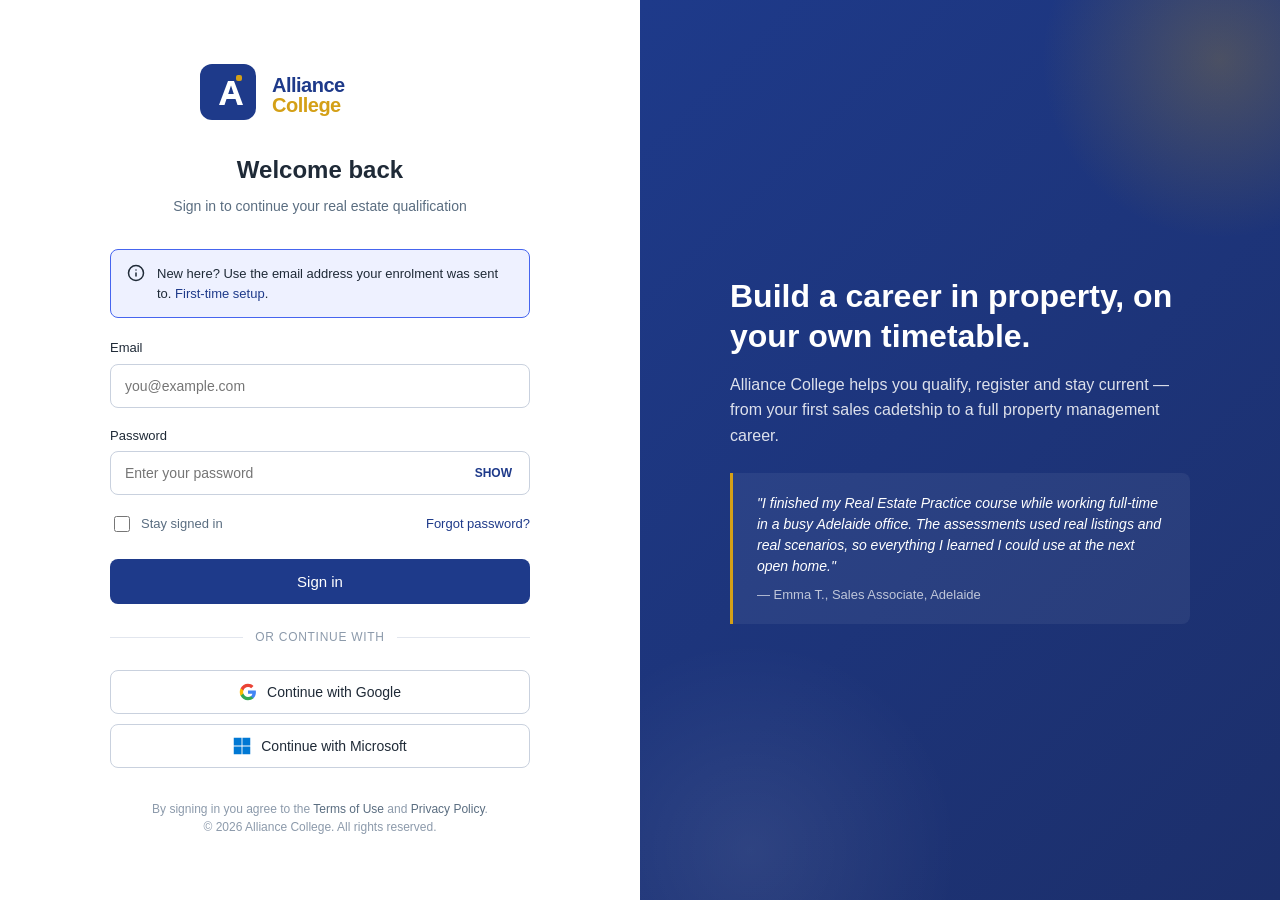
<file: index.html>
<!DOCTYPE html>
<html lang="en">
<head>
  <meta charset="utf-8" />
  <meta name="viewport" content="width=device-width, initial-scale=1.0" />
  <title>Alliance College — Sign in</title>
  <link rel="icon" type="image/svg+xml" href="assets/img/logo-mark.svg" />
  <link rel="stylesheet" href="assets/css/styles.css" />
</head>
<body>
  <main class="login-shell">
    <section class="left-panel">
      <div class="login-box-container">
        <div class="login-logo">
          <img src="assets/img/logo.svg" alt="Alliance College" />
        </div>
        <h1 class="login-title">Welcome back</h1>
        <p class="login-subtitle">Sign in to continue your real estate qualification</p>

        <div class="login-notice" role="status">
          <span class="icon" aria-hidden="true">
            <svg width="18" height="18" viewBox="0 0 24 24" fill="none" stroke="currentColor" stroke-width="2" stroke-linecap="round" stroke-linejoin="round"><circle cx="12" cy="12" r="10"/><line x1="12" y1="16" x2="12" y2="12"/><line x1="12" y1="8" x2="12.01" y2="8"/></svg>
          </span>
          <div>New here? Use the email address your enrolment was sent to. <a href="#" id="firstTimeLink">First-time setup</a>.</div>
        </div>

        <form id="loginForm" novalidate>
          <div class="field-group">
            <label class="field-label" for="email">Email</label>
            <input class="field-input" type="email" id="email" name="email" placeholder="you@example.com" autocomplete="username" required />
          </div>
          <div class="field-group">
            <label class="field-label" for="password">Password</label>
            <div class="password-field">
              <input class="field-input" type="password" id="password" name="password" placeholder="Enter your password" autocomplete="current-password" required />
              <span class="show-password" id="togglePassword" role="button" tabindex="0" aria-label="Show password">SHOW</span>
            </div>
          </div>

          <div class="stay-signed-in-row">
            <label>
              <input type="checkbox" id="stay" />
              <span>Stay signed in</span>
            </label>
            <a class="forgot-link" href="#">Forgot password?</a>
          </div>

          <button class="btn btn-primary btn-lg btn-block" type="submit">Sign in</button>

          <div class="or-divider">or continue with</div>

          <button class="idp-button" type="button">
            <svg viewBox="0 0 24 24" width="18" height="18" aria-hidden="true"><path fill="#4285F4" d="M22.56 12.25c0-.78-.07-1.53-.2-2.25H12v4.26h5.92c-.26 1.37-1.04 2.53-2.21 3.31v2.77h3.57c2.08-1.92 3.28-4.74 3.28-8.09z"/><path fill="#34A853" d="M12 23c2.97 0 5.46-.98 7.28-2.66l-3.57-2.77c-.98.66-2.23 1.06-3.71 1.06-2.86 0-5.29-1.93-6.16-4.53H2.18v2.84C3.99 20.53 7.7 23 12 23z"/><path fill="#FBBC05" d="M5.84 14.1c-.22-.66-.35-1.36-.35-2.1s.13-1.44.35-2.1V7.07H2.18C1.43 8.55 1 10.22 1 12s.43 3.45 1.18 4.93l3.66-2.83z"/><path fill="#EA4335" d="M12 5.38c1.62 0 3.06.56 4.21 1.64l3.15-3.15C17.45 2.09 14.97 1 12 1 7.7 1 3.99 3.47 2.18 7.07l3.66 2.84C6.71 7.31 9.14 5.38 12 5.38z"/></svg>
            <span>Continue with Google</span>
          </button>
          <button class="idp-button" type="button">
            <svg viewBox="0 0 24 24" width="18" height="18" aria-hidden="true"><path fill="#0078D4" d="M11.4 11.4H1V1h10.4v10.4zM23 11.4H12.6V1H23v10.4zM11.4 23H1V12.6h10.4V23zM23 23H12.6V12.6H23V23z"/></svg>
            <span>Continue with Microsoft</span>
          </button>
        </form>

        <div class="login-footer">
          By signing in you agree to the
          <a href="#">Terms of Use</a> and <a href="#">Privacy Policy</a>.<br />
          &copy; <span id="year"></span> Alliance College. All rights reserved.
        </div>
      </div>
    </section>

    <section class="right-panel" aria-hidden="true">
      <div class="right-panel-content">
        <h2>Build a career in property, on your own timetable.</h2>
        <p>Alliance College helps you qualify, register and stay current — from your first sales cadetship to a full property management career.</p>
        <div class="right-panel-quote">
          "I finished my Real Estate Practice course while working full-time in a busy Adelaide office. The assessments used real listings and real scenarios, so everything I learned I could use at the next open home."
          <span class="author">— Emma T., Sales Associate, Adelaide</span>
        </div>
      </div>
    </section>
  </main>

  <script src="assets/js/app.js"></script>
</body>
</html>
</file>
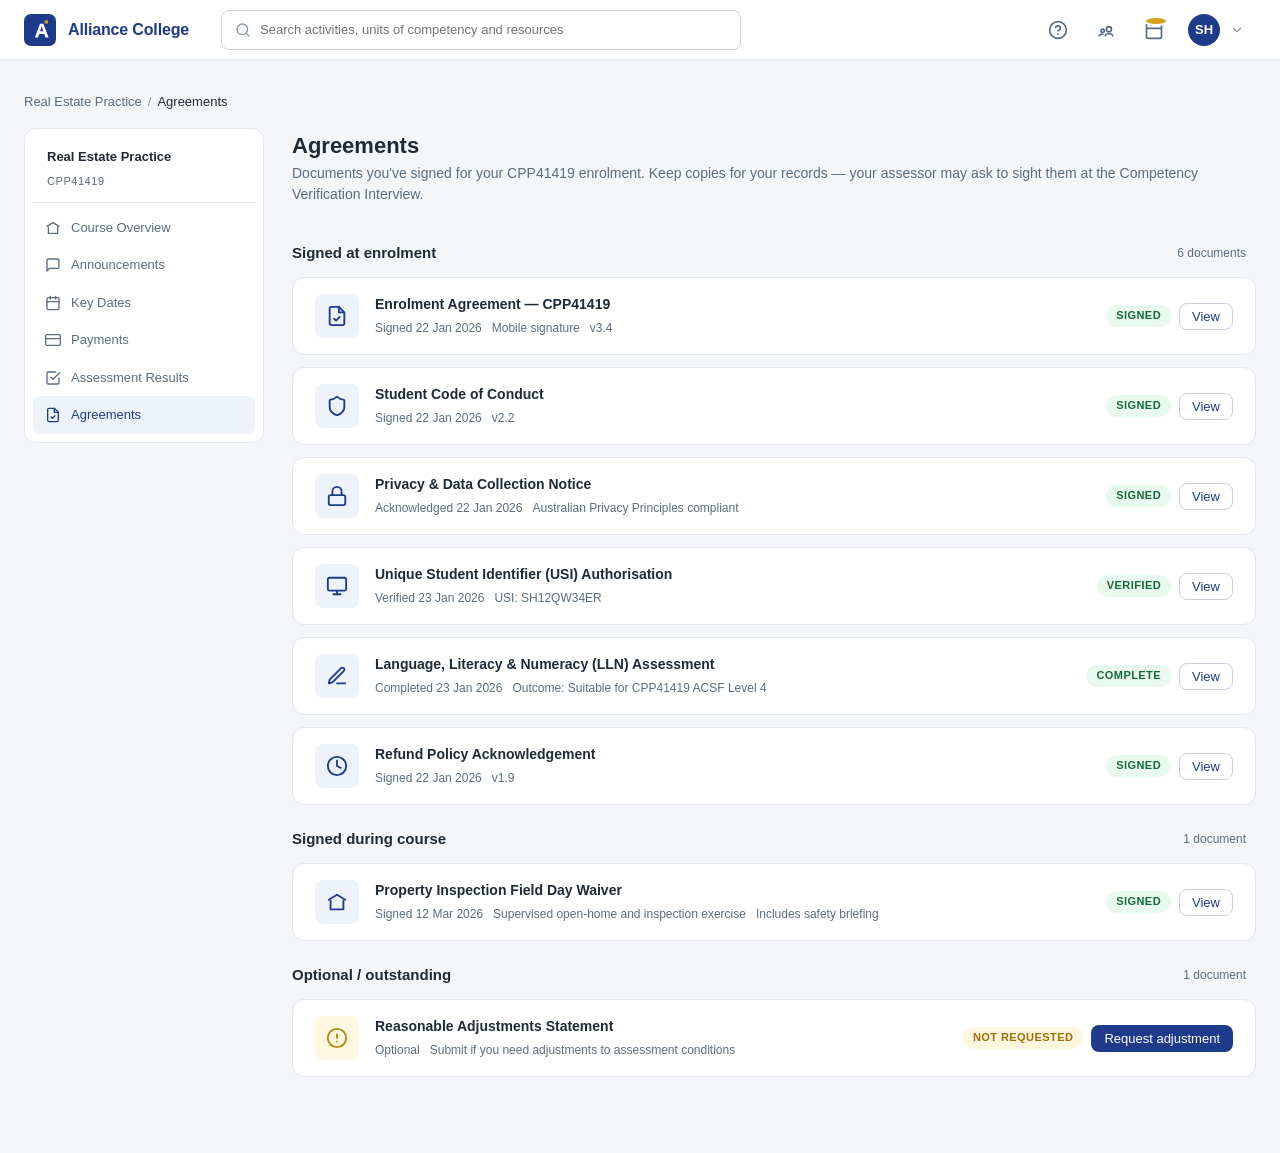
<file: agreements.html>
<!DOCTYPE html>
<html lang="en">
<head>
  <meta charset="utf-8" />
  <meta name="viewport" content="width=device-width, initial-scale=1.0" />
  <title>Agreements — Real Estate Practice — Alliance College</title>
  <link rel="icon" type="image/svg+xml" href="assets/img/logo-mark.svg" />
  <link rel="stylesheet" href="assets/css/styles.css" />
</head>
<body data-active-nav="agreements">
  <div class="app-shell">
    <header class="top-nav">
      <a class="top-nav-logo" href="dashboard.html">
        <img src="assets/img/logo-mark.svg" alt="Alliance College" />
        <span class="name">Alliance College</span>
      </a>
      <div class="top-nav-search" style="flex:1;max-width:520px;margin-left:32px;position:relative;">
        <svg style="position:absolute;left:14px;top:50%;transform:translateY(-50%);color:var(--ac-text-light);pointer-events:none" width="16" height="16" viewBox="0 0 24 24" fill="none" stroke="currentColor" stroke-width="2" stroke-linecap="round" stroke-linejoin="round"><circle cx="11" cy="11" r="8"/><line x1="21" y1="21" x2="16.65" y2="16.65"/></svg>
        <input type="search" placeholder="Search activities, units of competency and resources" style="width:100%;height:40px;padding:0 14px 0 38px;border:1px solid var(--ac-border-strong);border-radius:var(--ac-radius);background:#fff;font-size:13px;color:var(--ac-text);" />
      </div>
      <div class="top-nav-right">
        <button class="icon-btn" aria-label="Help"><svg width="20" height="20" viewBox="0 0 24 24" fill="none" stroke="currentColor" stroke-width="2" stroke-linecap="round" stroke-linejoin="round"><circle cx="12" cy="12" r="10"/><path d="M9.09 9a3 3 0 0 1 5.83 1c0 2-3 3-3 3"/><line x1="12" y1="17" x2="12.01" y2="17"/></svg></button>
        <button class="icon-btn" aria-label="Agreements"><svg width="20" height="20" viewBox="0 0 24 24" fill="none" stroke="currentColor" stroke-width="2" stroke-linecap="round" stroke-linejoin="round"><path d="M20 19c0-1.5-2.5-2.7-4.5-2.7s-4.5 1.2-4.5 2.7M4 19c0-1 1.5-2 4-2"/><circle cx="15.5" cy="11" r="3"/><circle cx="8" cy="13" r="2"/></svg></button>
        <button class="icon-btn" aria-label="Calendar"><svg width="20" height="20" viewBox="0 0 24 24" fill="none" stroke="currentColor" stroke-width="2" stroke-linecap="round" stroke-linejoin="round"><rect x="3" y="4" width="18" height="18" rx="2" ry="2"/><line x1="16" y1="2" x2="16" y2="6"/><line x1="8" y1="2" x2="8" y2="6"/><line x1="3" y1="10" x2="21" y2="10"/></svg><span class="badge"></span></button>
        <div class="user-menu" id="userMenu" role="button" tabindex="0" aria-haspopup="true" aria-expanded="false">
          <span class="avatar">SH</span>
          <svg class="chev" width="14" height="14" viewBox="0 0 24 24" fill="none" stroke="currentColor" stroke-width="2" stroke-linecap="round" stroke-linejoin="round"><polyline points="6 9 12 15 18 9"/></svg>
          <div class="user-dropdown" id="userDropdown">
            <div class="header"><span class="name">Sophie Hartley</span><span class="email">sophie.hartley@gmail.com</span></div>
            <a href="#">My profile</a>
            <a href="#">Account settings</a>
            <a href="#">Help &amp; support</a>
            <div class="divider"></div>
            <button id="logoutBtn">Sign out</button>
          </div>
        </div>
      </div>
    </header>

    <main class="app-main">
      <div class="container">
        <nav class="breadcrumb" aria-label="Breadcrumb">
          <a href="course.html">Real Estate Practice</a>
          <span class="sep">/</span>
          <span class="current">Agreements</span>
        </nav>

        <div class="course-layout">
          <aside class="course-sidebar">
            <h4>Real Estate Practice</h4>
            <p class="course-sub">CPP41419</p>
            <nav aria-label="Course menu">
              <a href="course.html"><svg width="16" height="16" viewBox="0 0 24 24" fill="none" stroke="currentColor" stroke-width="2" stroke-linecap="round" stroke-linejoin="round"><path d="M3 9.5L12 4l9 5.5"/><path d="M5 10.5V20h14V10.5"/></svg>Course Overview</a>
              <a href="announcements.html"><svg width="16" height="16" viewBox="0 0 24 24" fill="none" stroke="currentColor" stroke-width="2" stroke-linecap="round" stroke-linejoin="round"><path d="M21 15a2 2 0 0 1-2 2H7l-4 4V5a2 2 0 0 1 2-2h14a2 2 0 0 1 2 2z"/></svg>Announcements</a>
              <a href="key-dates.html"><svg width="16" height="16" viewBox="0 0 24 24" fill="none" stroke="currentColor" stroke-width="2" stroke-linecap="round" stroke-linejoin="round"><rect x="3" y="4" width="18" height="18" rx="2"/><path d="M16 2v4M8 2v4M3 10h18"/></svg>Key Dates</a>
              <a href="payments.html"><svg width="16" height="16" viewBox="0 0 24 24" fill="none" stroke="currentColor" stroke-width="2" stroke-linecap="round" stroke-linejoin="round"><rect x="1" y="4" width="22" height="16" rx="2"/><line x1="1" y1="10" x2="23" y2="10"/></svg>Payments</a>
              <a href="results.html"><svg width="16" height="16" viewBox="0 0 24 24" fill="none" stroke="currentColor" stroke-width="2" stroke-linecap="round" stroke-linejoin="round"><polyline points="9 11 12 14 22 4"/><path d="M21 12v7a2 2 0 0 1-2 2H5a2 2 0 0 1-2-2V5a2 2 0 0 1 2-2h11"/></svg>Assessment Results</a>
              <a href="agreements.html" class="active"><svg width="16" height="16" viewBox="0 0 24 24" fill="none" stroke="currentColor" stroke-width="2" stroke-linecap="round" stroke-linejoin="round"><path d="M14 2H6a2 2 0 0 0-2 2v16a2 2 0 0 0 2 2h12a2 2 0 0 0 2-2V8z"/><polyline points="14 2 14 8 20 8"/><path d="M9 15l2 2 4-4"/></svg>Agreements</a>
            </nav>
          </aside>

          <section class="course-content">
            <div class="page-head">
              <div>
                <h1>Agreements</h1>
                <p class="subtitle">Documents you've signed for your CPP41419 enrolment. Keep copies for your records — your assessor may ask to sight them at the Competency Verification Interview.</p>
              </div>
            </div>

            <div class="list-section-head">
              <h3>Signed at enrolment</h3>
              <span class="count">6 documents</span>
            </div>

            <article class="agreement-card">
              <span class="doc-icon"><svg width="22" height="22" viewBox="0 0 24 24" fill="none" stroke="currentColor" stroke-width="2" stroke-linecap="round" stroke-linejoin="round"><path d="M14 2H6a2 2 0 0 0-2 2v16a2 2 0 0 0 2 2h12a2 2 0 0 0 2-2V8z"/><polyline points="14 2 14 8 20 8"/><path d="M9 15l2 2 4-4"/></svg></span>
              <div class="doc-body">
                <h3>Enrolment Agreement — CPP41419</h3>
                <div class="doc-meta"><span>Signed 22 Jan 2026</span><span>Mobile signature</span><span>v3.4</span></div>
              </div>
              <div class="doc-actions"><span class="badge badge-success">Signed</span><a class="btn btn-secondary btn-sm" href="#">View</a></div>
            </article>

            <article class="agreement-card">
              <span class="doc-icon"><svg width="22" height="22" viewBox="0 0 24 24" fill="none" stroke="currentColor" stroke-width="2" stroke-linecap="round" stroke-linejoin="round"><path d="M20 13c0 5-3.5 7.5-7.66 8.95a1 1 0 0 1-.67-.01C7.5 20.5 4 18 4 13V6a1 1 0 0 1 1-1c2 0 4.5-1.2 6.24-2.72a1.17 1.17 0 0 1 1.52 0C14.5 3.8 17 5 19 5a1 1 0 0 1 1 1z"/></svg></span>
              <div class="doc-body">
                <h3>Student Code of Conduct</h3>
                <div class="doc-meta"><span>Signed 22 Jan 2026</span><span>v2.2</span></div>
              </div>
              <div class="doc-actions"><span class="badge badge-success">Signed</span><a class="btn btn-secondary btn-sm" href="#">View</a></div>
            </article>

            <article class="agreement-card">
              <span class="doc-icon"><svg width="22" height="22" viewBox="0 0 24 24" fill="none" stroke="currentColor" stroke-width="2" stroke-linecap="round" stroke-linejoin="round"><rect x="3" y="11" width="18" height="11" rx="2" ry="2"/><path d="M7 11V7a5 5 0 0 1 10 0v4"/></svg></span>
              <div class="doc-body">
                <h3>Privacy &amp; Data Collection Notice</h3>
                <div class="doc-meta"><span>Acknowledged 22 Jan 2026</span><span>Australian Privacy Principles compliant</span></div>
              </div>
              <div class="doc-actions"><span class="badge badge-success">Signed</span><a class="btn btn-secondary btn-sm" href="#">View</a></div>
            </article>

            <article class="agreement-card">
              <span class="doc-icon"><svg width="22" height="22" viewBox="0 0 24 24" fill="none" stroke="currentColor" stroke-width="2" stroke-linecap="round" stroke-linejoin="round"><rect x="2" y="3" width="20" height="14" rx="2" ry="2"/><line x1="8" y1="21" x2="16" y2="21"/><line x1="12" y1="17" x2="12" y2="21"/></svg></span>
              <div class="doc-body">
                <h3>Unique Student Identifier (USI) Authorisation</h3>
                <div class="doc-meta"><span>Verified 23 Jan 2026</span><span>USI: SH12QW34ER</span></div>
              </div>
              <div class="doc-actions"><span class="badge badge-success">Verified</span><a class="btn btn-secondary btn-sm" href="#">View</a></div>
            </article>

            <article class="agreement-card">
              <span class="doc-icon"><svg width="22" height="22" viewBox="0 0 24 24" fill="none" stroke="currentColor" stroke-width="2" stroke-linecap="round" stroke-linejoin="round"><path d="M12 20h9"/><path d="M16.5 3.5a2.121 2.121 0 0 1 3 3L7 19l-4 1 1-4L16.5 3.5z"/></svg></span>
              <div class="doc-body">
                <h3>Language, Literacy &amp; Numeracy (LLN) Assessment</h3>
                <div class="doc-meta"><span>Completed 23 Jan 2026</span><span>Outcome: Suitable for CPP41419 ACSF Level 4</span></div>
              </div>
              <div class="doc-actions"><span class="badge badge-success">Complete</span><a class="btn btn-secondary btn-sm" href="#">View</a></div>
            </article>

            <article class="agreement-card">
              <span class="doc-icon"><svg width="22" height="22" viewBox="0 0 24 24" fill="none" stroke="currentColor" stroke-width="2" stroke-linecap="round" stroke-linejoin="round"><circle cx="12" cy="12" r="10"/><polyline points="12 6 12 12 16 14"/></svg></span>
              <div class="doc-body">
                <h3>Refund Policy Acknowledgement</h3>
                <div class="doc-meta"><span>Signed 22 Jan 2026</span><span>v1.9</span></div>
              </div>
              <div class="doc-actions"><span class="badge badge-success">Signed</span><a class="btn btn-secondary btn-sm" href="#">View</a></div>
            </article>

            <div class="list-section-head">
              <h3>Signed during course</h3>
              <span class="count">1 document</span>
            </div>

            <article class="agreement-card">
              <span class="doc-icon"><svg width="22" height="22" viewBox="0 0 24 24" fill="none" stroke="currentColor" stroke-width="2" stroke-linecap="round" stroke-linejoin="round"><path d="M3 9.5L12 4l9 5.5"/><path d="M5 10.5V20h14V10.5"/></svg></span>
              <div class="doc-body">
                <h3>Property Inspection Field Day Waiver</h3>
                <div class="doc-meta"><span>Signed 12 Mar 2026</span><span>Supervised open-home and inspection exercise</span><span>Includes safety briefing</span></div>
              </div>
              <div class="doc-actions"><span class="badge badge-success">Signed</span><a class="btn btn-secondary btn-sm" href="#">View</a></div>
            </article>

            <div class="list-section-head">
              <h3>Optional / outstanding</h3>
              <span class="count">1 document</span>
            </div>

            <article class="agreement-card pending">
              <span class="doc-icon"><svg width="22" height="22" viewBox="0 0 24 24" fill="none" stroke="currentColor" stroke-width="2" stroke-linecap="round" stroke-linejoin="round"><circle cx="12" cy="12" r="10"/><line x1="12" y1="8" x2="12" y2="12"/><line x1="12" y1="16" x2="12.01" y2="16"/></svg></span>
              <div class="doc-body">
                <h3>Reasonable Adjustments Statement</h3>
                <div class="doc-meta"><span>Optional</span><span>Submit if you need adjustments to assessment conditions</span></div>
              </div>
              <div class="doc-actions"><span class="badge badge-warn">Not requested</span><a class="btn btn-primary btn-sm" href="#">Request adjustment</a></div>
            </article>
          </section>
        </div>
      </div>
    </main>
  </div>
  <script src="assets/js/app.js"></script>
</body>
</html>
</file>
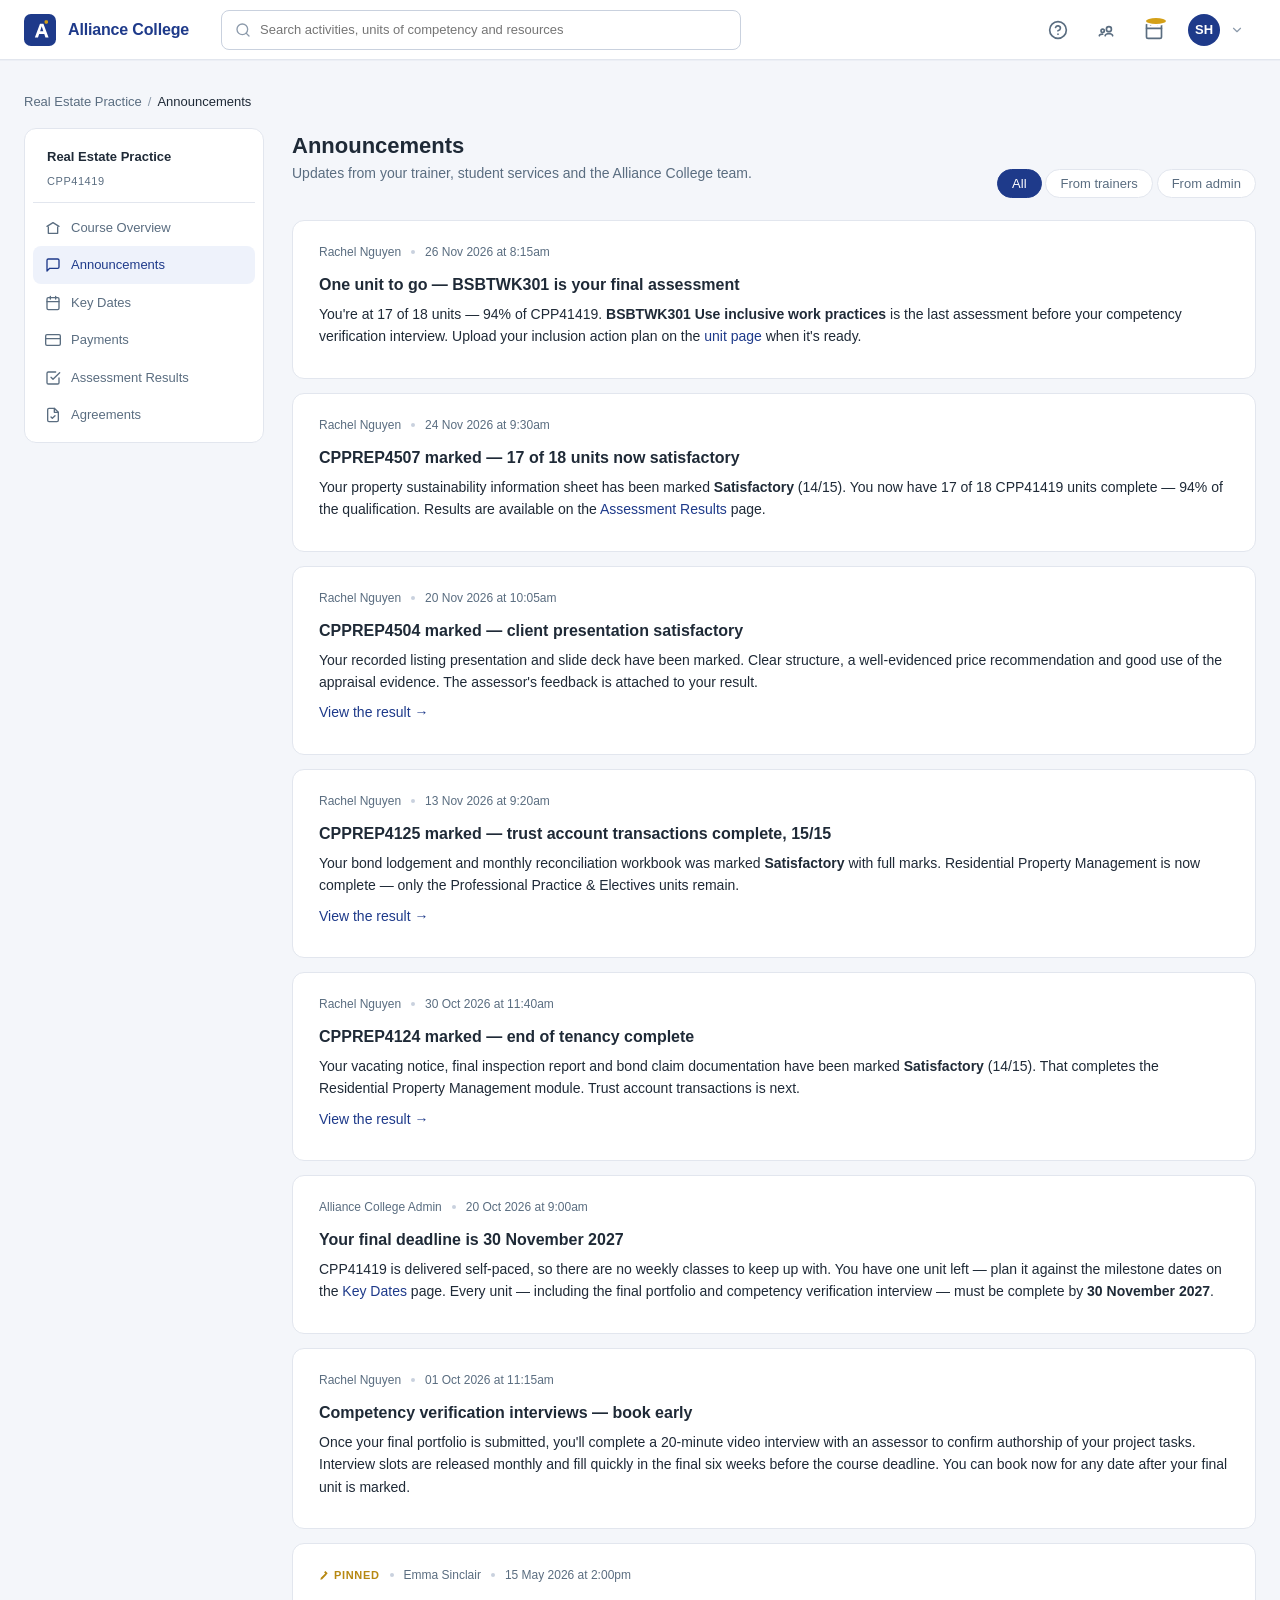
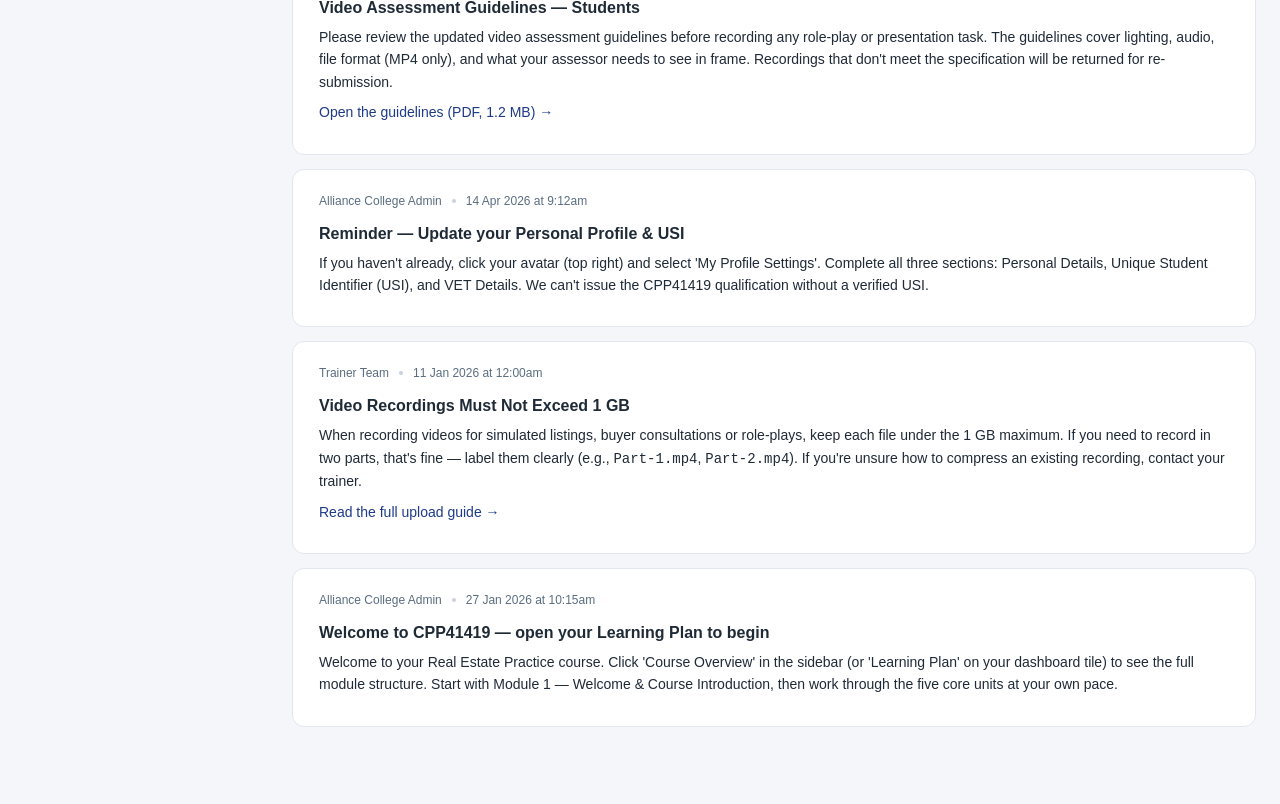
<file: announcements.html>
<!DOCTYPE html>
<html lang="en">
<head>
  <meta charset="utf-8" />
  <meta name="viewport" content="width=device-width, initial-scale=1.0" />
  <title>Announcements — Real Estate Practice — Alliance College</title>
  <link rel="icon" type="image/svg+xml" href="assets/img/logo-mark.svg" />
  <link rel="stylesheet" href="assets/css/styles.css" />
</head>
<body data-active-nav="announcements">
  <div class="app-shell">
    <header class="top-nav">
      <a class="top-nav-logo" href="dashboard.html">
        <img src="assets/img/logo-mark.svg" alt="Alliance College" />
        <span class="name">Alliance College</span>
      </a>
      <div class="top-nav-search" style="flex:1;max-width:520px;margin-left:32px;position:relative;">
        <svg style="position:absolute;left:14px;top:50%;transform:translateY(-50%);color:var(--ac-text-light);pointer-events:none" width="16" height="16" viewBox="0 0 24 24" fill="none" stroke="currentColor" stroke-width="2" stroke-linecap="round" stroke-linejoin="round"><circle cx="11" cy="11" r="8"/><line x1="21" y1="21" x2="16.65" y2="16.65"/></svg>
        <input type="search" placeholder="Search activities, units of competency and resources" style="width:100%;height:40px;padding:0 14px 0 38px;border:1px solid var(--ac-border-strong);border-radius:var(--ac-radius);background:#fff;font-size:13px;color:var(--ac-text);" />
      </div>
      <div class="top-nav-right">
        <button class="icon-btn" aria-label="Help"><svg width="20" height="20" viewBox="0 0 24 24" fill="none" stroke="currentColor" stroke-width="2" stroke-linecap="round" stroke-linejoin="round"><circle cx="12" cy="12" r="10"/><path d="M9.09 9a3 3 0 0 1 5.83 1c0 2-3 3-3 3"/><line x1="12" y1="17" x2="12.01" y2="17"/></svg></button>
        <button class="icon-btn" aria-label="Agreements"><svg width="20" height="20" viewBox="0 0 24 24" fill="none" stroke="currentColor" stroke-width="2" stroke-linecap="round" stroke-linejoin="round"><path d="M20 19c0-1.5-2.5-2.7-4.5-2.7s-4.5 1.2-4.5 2.7M4 19c0-1 1.5-2 4-2"/><circle cx="15.5" cy="11" r="3"/><circle cx="8" cy="13" r="2"/></svg></button>
        <button class="icon-btn" aria-label="Calendar"><svg width="20" height="20" viewBox="0 0 24 24" fill="none" stroke="currentColor" stroke-width="2" stroke-linecap="round" stroke-linejoin="round"><rect x="3" y="4" width="18" height="18" rx="2" ry="2"/><line x1="16" y1="2" x2="16" y2="6"/><line x1="8" y1="2" x2="8" y2="6"/><line x1="3" y1="10" x2="21" y2="10"/></svg><span class="badge"></span></button>
        <div class="user-menu" id="userMenu" role="button" tabindex="0" aria-haspopup="true" aria-expanded="false">
          <span class="avatar">SH</span>
          <svg class="chev" width="14" height="14" viewBox="0 0 24 24" fill="none" stroke="currentColor" stroke-width="2" stroke-linecap="round" stroke-linejoin="round"><polyline points="6 9 12 15 18 9"/></svg>
          <div class="user-dropdown" id="userDropdown">
            <div class="header"><span class="name">Sophie Hartley</span><span class="email">sophie.hartley@gmail.com</span></div>
            <a href="#">My profile</a>
            <a href="#">Account settings</a>
            <a href="#">Help &amp; support</a>
            <div class="divider"></div>
            <button id="logoutBtn">Sign out</button>
          </div>
        </div>
      </div>
    </header>

    <main class="app-main">
      <div class="container">
        <nav class="breadcrumb" aria-label="Breadcrumb">
          <a href="course.html">Real Estate Practice</a>
          <span class="sep">/</span>
          <span class="current">Announcements</span>
        </nav>

        <div class="course-layout">
          <aside class="course-sidebar">
            <h4>Real Estate Practice</h4>
            <p class="course-sub">CPP41419</p>
            <nav aria-label="Course menu">
              <a href="course.html"><svg width="16" height="16" viewBox="0 0 24 24" fill="none" stroke="currentColor" stroke-width="2" stroke-linecap="round" stroke-linejoin="round"><path d="M3 9.5L12 4l9 5.5"/><path d="M5 10.5V20h14V10.5"/></svg>Course Overview</a>
              <a href="announcements.html" class="active"><svg width="16" height="16" viewBox="0 0 24 24" fill="none" stroke="currentColor" stroke-width="2" stroke-linecap="round" stroke-linejoin="round"><path d="M21 15a2 2 0 0 1-2 2H7l-4 4V5a2 2 0 0 1 2-2h14a2 2 0 0 1 2 2z"/></svg>Announcements</a>
              <a href="key-dates.html"><svg width="16" height="16" viewBox="0 0 24 24" fill="none" stroke="currentColor" stroke-width="2" stroke-linecap="round" stroke-linejoin="round"><rect x="3" y="4" width="18" height="18" rx="2"/><path d="M16 2v4M8 2v4M3 10h18"/></svg>Key Dates</a>
              <a href="payments.html"><svg width="16" height="16" viewBox="0 0 24 24" fill="none" stroke="currentColor" stroke-width="2" stroke-linecap="round" stroke-linejoin="round"><rect x="1" y="4" width="22" height="16" rx="2"/><line x1="1" y1="10" x2="23" y2="10"/></svg>Payments</a>
              <a href="results.html"><svg width="16" height="16" viewBox="0 0 24 24" fill="none" stroke="currentColor" stroke-width="2" stroke-linecap="round" stroke-linejoin="round"><polyline points="9 11 12 14 22 4"/><path d="M21 12v7a2 2 0 0 1-2 2H5a2 2 0 0 1-2-2V5a2 2 0 0 1 2-2h11"/></svg>Assessment Results</a>
              <a href="agreements.html"><svg width="16" height="16" viewBox="0 0 24 24" fill="none" stroke="currentColor" stroke-width="2" stroke-linecap="round" stroke-linejoin="round"><path d="M14 2H6a2 2 0 0 0-2 2v16a2 2 0 0 0 2 2h12a2 2 0 0 0 2-2V8z"/><polyline points="14 2 14 8 20 8"/><path d="M9 15l2 2 4-4"/></svg>Agreements</a>
            </nav>
          </aside>

          <section class="course-content">
            <div class="page-head">
              <div>
                <h1>Announcements</h1>
                <p class="subtitle">Updates from your trainer, student services and the Alliance College team.</p>
              </div>
              <div class="filter-pills">
                <button class="active" type="button">All</button>
                <button type="button">From trainers</button>
                <button type="button">From admin</button>
              </div>
            </div>

            <article class="announce-full">
              <div class="meta">
                <span>Rachel Nguyen</span>
                <span class="dot"></span>
                <span>26 Nov 2026 at 8:15am</span>
              </div>
              <h3>One unit to go — BSBTWK301 is your final assessment</h3>
              <p>You're at 17 of 18 units — 94% of CPP41419. <strong>BSBTWK301 Use inclusive work practices</strong> is the last assessment before your competency verification interview. Upload your inclusion action plan on the <a href="unit.html?u=bsbtwk301">unit page</a> when it's ready.</p>
            </article>

            <article class="announce-full">
              <div class="meta">
                <span>Rachel Nguyen</span>
                <span class="dot"></span>
                <span>24 Nov 2026 at 9:30am</span>
              </div>
              <h3>CPPREP4507 marked — 17 of 18 units now satisfactory</h3>
              <p>Your property sustainability information sheet has been marked <strong>Satisfactory</strong> (14/15). You now have 17 of 18 CPP41419 units complete — 94% of the qualification. Results are available on the <a href="results.html">Assessment Results</a> page.</p>
            </article>

            <article class="announce-full">
              <div class="meta">
                <span>Rachel Nguyen</span>
                <span class="dot"></span>
                <span>20 Nov 2026 at 10:05am</span>
              </div>
              <h3>CPPREP4504 marked — client presentation satisfactory</h3>
              <p>Your recorded listing presentation and slide deck have been marked. Clear structure, a well-evidenced price recommendation and good use of the appraisal evidence. The assessor's feedback is attached to your result.</p>
              <p><a href="unit.html?u=cpprep4504">View the result →</a></p>
            </article>

            <article class="announce-full">
              <div class="meta">
                <span>Rachel Nguyen</span>
                <span class="dot"></span>
                <span>13 Nov 2026 at 9:20am</span>
              </div>
              <h3>CPPREP4125 marked — trust account transactions complete, 15/15</h3>
              <p>Your bond lodgement and monthly reconciliation workbook was marked <strong>Satisfactory</strong> with full marks. Residential Property Management is now complete — only the Professional Practice &amp; Electives units remain.</p>
              <p><a href="unit.html?u=cpprep4125">View the result →</a></p>
            </article>

            <article class="announce-full">
              <div class="meta">
                <span>Rachel Nguyen</span>
                <span class="dot"></span>
                <span>30 Oct 2026 at 11:40am</span>
              </div>
              <h3>CPPREP4124 marked — end of tenancy complete</h3>
              <p>Your vacating notice, final inspection report and bond claim documentation have been marked <strong>Satisfactory</strong> (14/15). That completes the Residential Property Management module. Trust account transactions is next.</p>
              <p><a href="unit.html?u=cpprep4124">View the result →</a></p>
            </article>

            <article class="announce-full">
              <div class="meta">
                <span>Alliance College Admin</span>
                <span class="dot"></span>
                <span>20 Oct 2026 at 9:00am</span>
              </div>
              <h3>Your final deadline is 30 November 2027</h3>
              <p>CPP41419 is delivered self-paced, so there are no weekly classes to keep up with. You have one unit left — plan it against the milestone dates on the <a href="key-dates.html">Key Dates</a> page. Every unit — including the final portfolio and competency verification interview — must be complete by <strong>30 November 2027</strong>.</p>
            </article>

            <article class="announce-full">
              <div class="meta">
                <span>Rachel Nguyen</span>
                <span class="dot"></span>
                <span>01 Oct 2026 at 11:15am</span>
              </div>
              <h3>Competency verification interviews — book early</h3>
              <p>Once your final portfolio is submitted, you'll complete a 20-minute video interview with an assessor to confirm authorship of your project tasks. Interview slots are released monthly and fill quickly in the final six weeks before the course deadline. You can book now for any date after your final unit is marked.</p>
            </article>

            <article class="announce-full">
              <div class="meta">
                <span class="pinned"><svg width="11" height="11" viewBox="0 0 24 24" fill="currentColor"><path d="M14 2l-3 3 5 5 3-3-5-5zM3 21l4-1 10-10-3-3L4 17l-1 4z"/></svg>Pinned</span>
                <span class="dot"></span>
                <span>Emma Sinclair</span>
                <span class="dot"></span>
                <span>15 May 2026 at 2:00pm</span>
              </div>
              <h3>Video Assessment Guidelines — Students</h3>
              <p>Please review the updated video assessment guidelines before recording any role-play or presentation task. The guidelines cover lighting, audio, file format (MP4 only), and what your assessor needs to see in frame. Recordings that don't meet the specification will be returned for re-submission.</p>
              <p><a href="#">Open the guidelines (PDF, 1.2 MB) →</a></p>
            </article>

            <article class="announce-full">
              <div class="meta">
                <span>Alliance College Admin</span>
                <span class="dot"></span>
                <span>14 Apr 2026 at 9:12am</span>
              </div>
              <h3>Reminder — Update your Personal Profile &amp; USI</h3>
              <p>If you haven't already, click your avatar (top right) and select 'My Profile Settings'. Complete all three sections: Personal Details, Unique Student Identifier (USI), and VET Details. We can't issue the CPP41419 qualification without a verified USI.</p>
            </article>

            <article class="announce-full">
              <div class="meta">
                <span>Trainer Team</span>
                <span class="dot"></span>
                <span>11 Jan 2026 at 12:00am</span>
              </div>
              <h3>Video Recordings Must Not Exceed 1 GB</h3>
              <p>When recording videos for simulated listings, buyer consultations or role-plays, keep each file under the 1 GB maximum. If you need to record in two parts, that's fine — label them clearly (e.g., <code>Part-1.mp4</code>, <code>Part-2.mp4</code>). If you're unsure how to compress an existing recording, contact your trainer.</p>
              <p><a href="#">Read the full upload guide →</a></p>
            </article>

            <article class="announce-full">
              <div class="meta">
                <span>Alliance College Admin</span>
                <span class="dot"></span>
                <span>27 Jan 2026 at 10:15am</span>
              </div>
              <h3>Welcome to CPP41419 — open your Learning Plan to begin</h3>
              <p>Welcome to your Real Estate Practice course. Click 'Course Overview' in the sidebar (or 'Learning Plan' on your dashboard tile) to see the full module structure. Start with Module 1 — Welcome &amp; Course Introduction, then work through the five core units at your own pace.</p>
            </article>
          </section>
        </div>
      </div>
    </main>
  </div>
  <script src="assets/js/app.js"></script>
</body>
</html>
</file>
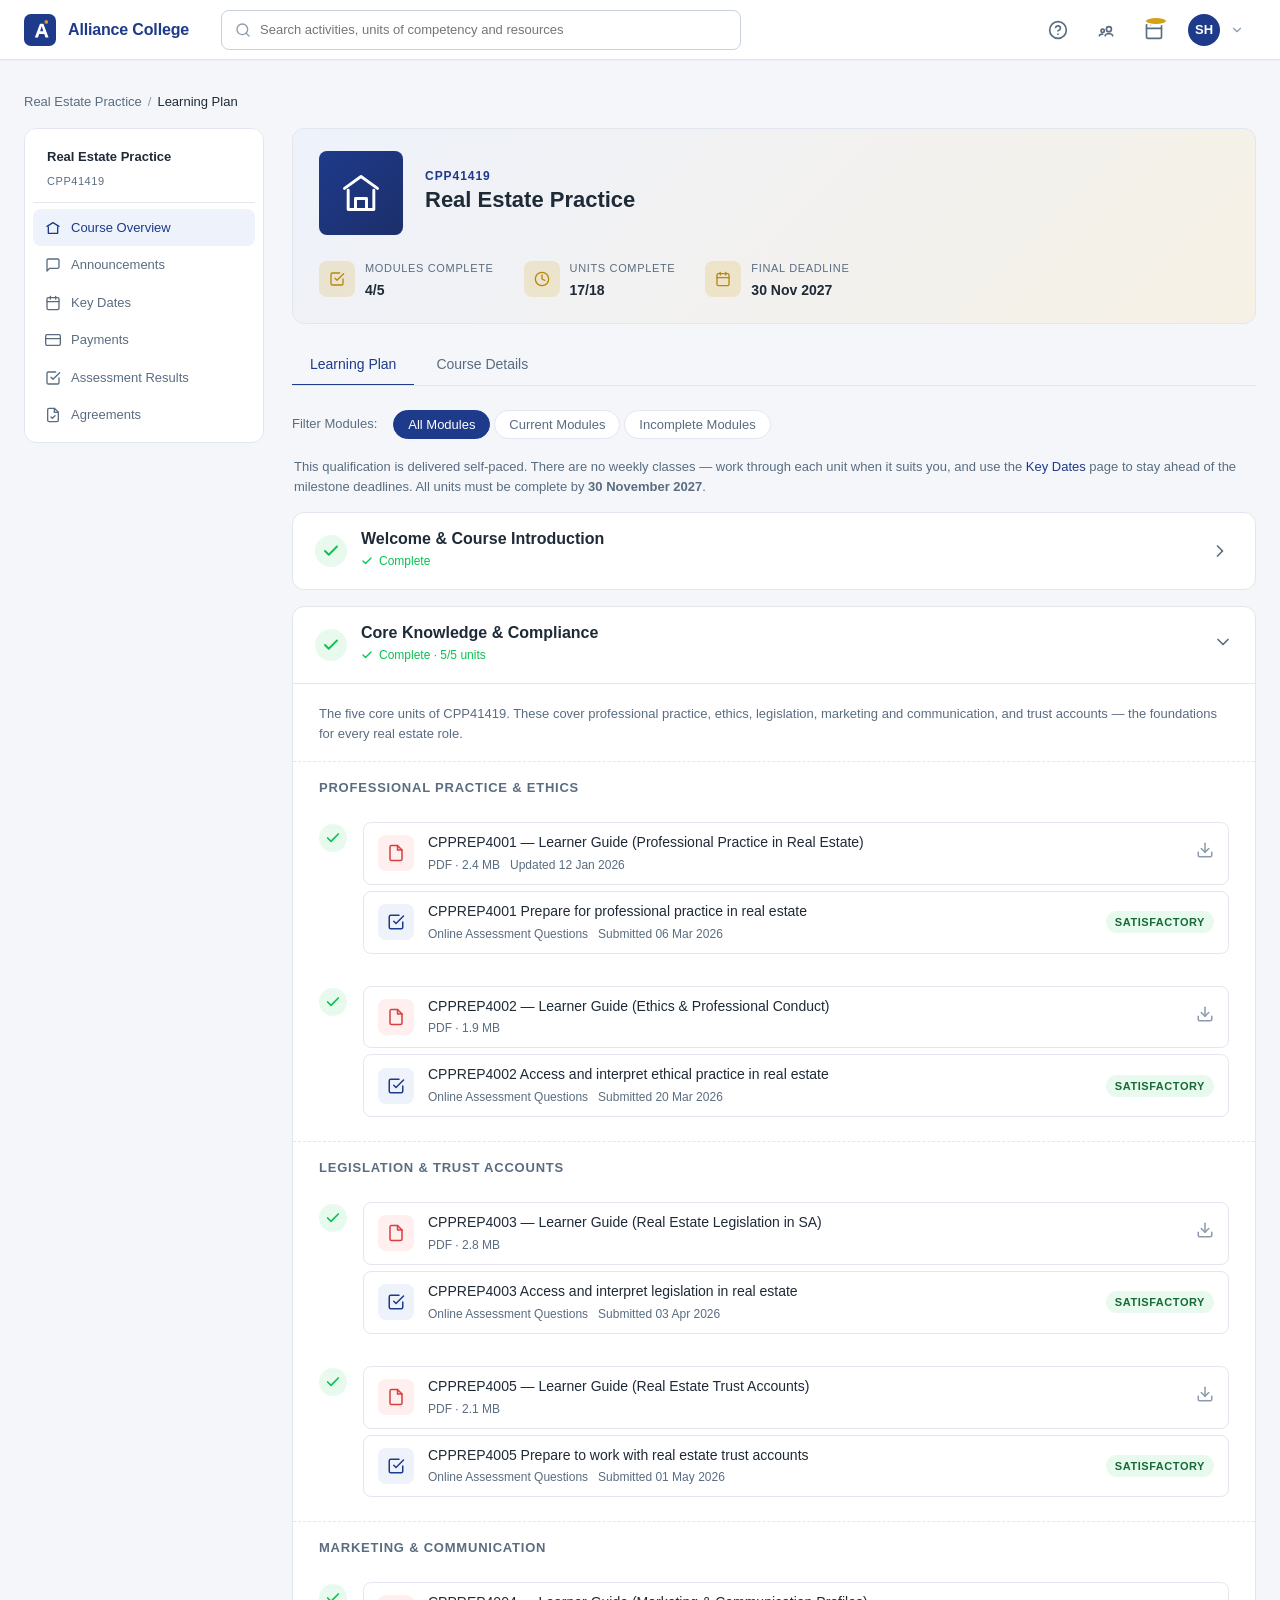
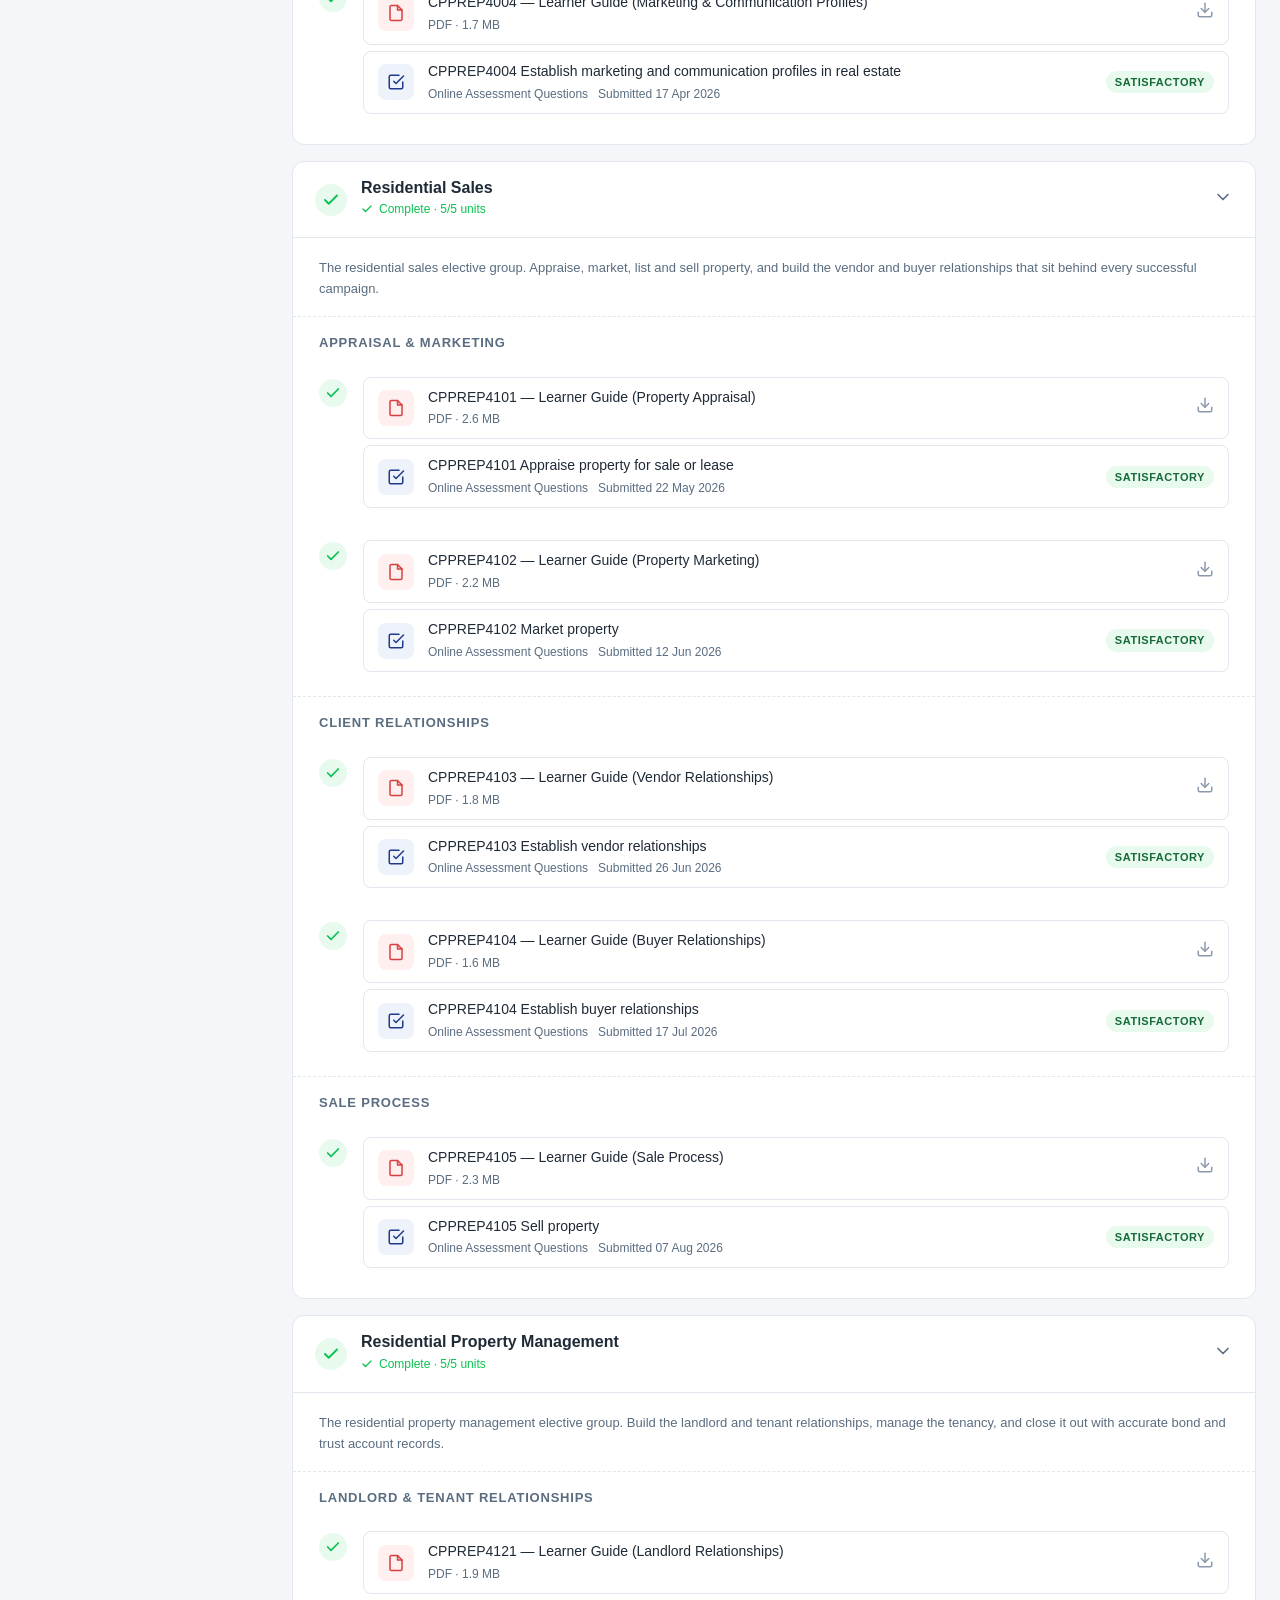
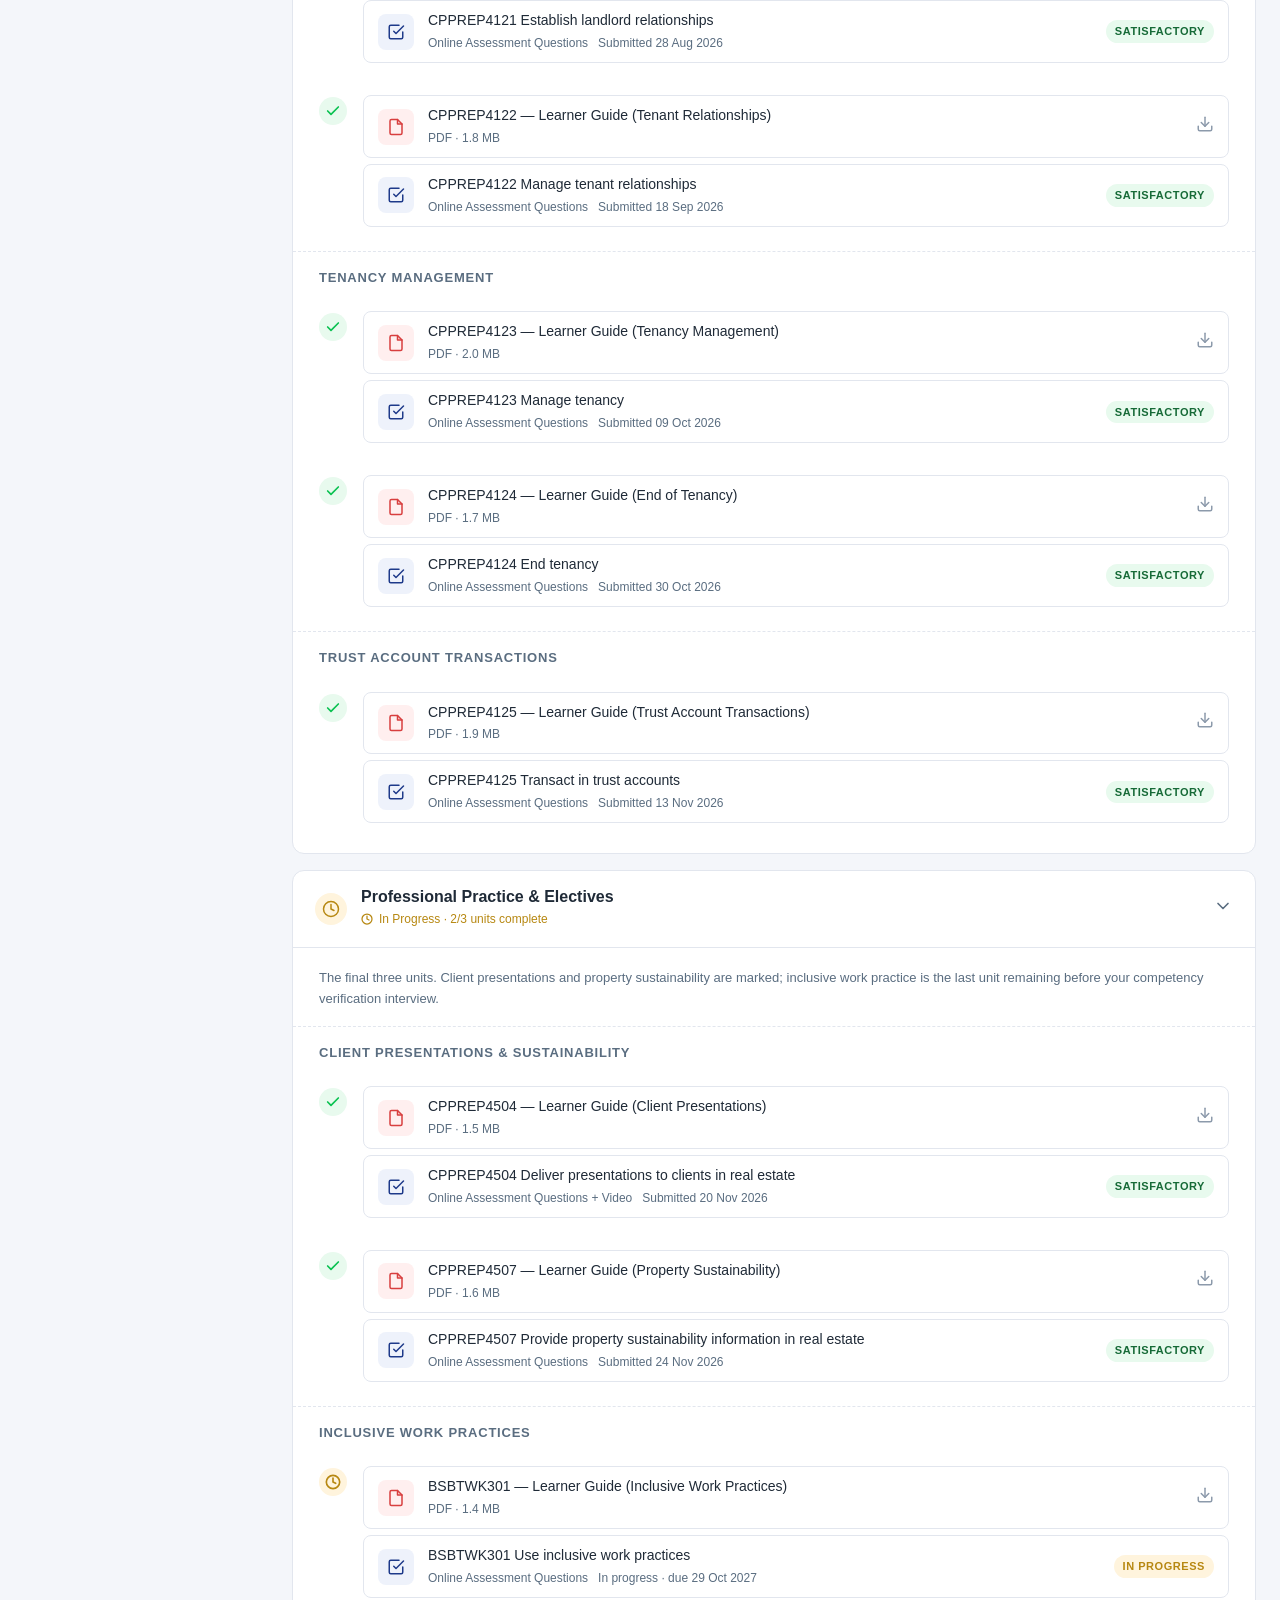
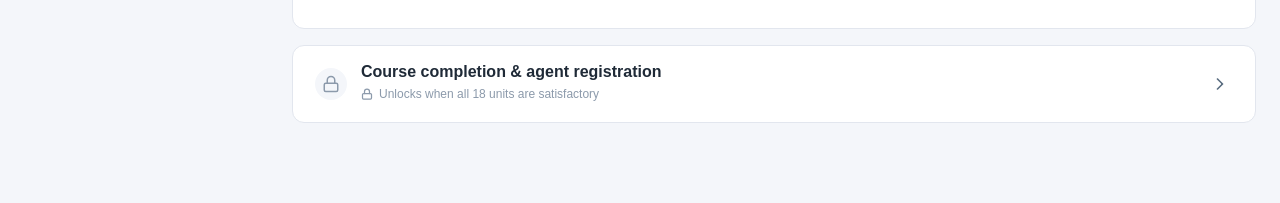
<file: course.html>
<!DOCTYPE html>
<html lang="en">
<head>
  <meta charset="utf-8" />
  <meta name="viewport" content="width=device-width, initial-scale=1.0" />
  <title>Real Estate Practice — Learning Plan — Alliance College</title>
  <link rel="icon" type="image/svg+xml" href="assets/img/logo-mark.svg" />
  <link rel="stylesheet" href="assets/css/styles.css" />
</head>
<body data-active-nav="overview">
  <div class="app-shell">
    <header class="top-nav">
      <a class="top-nav-logo" href="dashboard.html">
        <img src="assets/img/logo-mark.svg" alt="Alliance College" />
        <span class="name">Alliance College</span>
      </a>
      <div class="top-nav-search" style="flex:1;max-width:520px;margin-left:32px;position:relative;">
        <svg style="position:absolute;left:14px;top:50%;transform:translateY(-50%);color:var(--ac-text-light);pointer-events:none" width="16" height="16" viewBox="0 0 24 24" fill="none" stroke="currentColor" stroke-width="2" stroke-linecap="round" stroke-linejoin="round"><circle cx="11" cy="11" r="8"/><line x1="21" y1="21" x2="16.65" y2="16.65"/></svg>
        <input type="search" placeholder="Search activities, units of competency and resources" style="width:100%;height:40px;padding:0 14px 0 38px;border:1px solid var(--ac-border-strong);border-radius:var(--ac-radius);background:#fff;font-size:13px;color:var(--ac-text);" />
      </div>
      <div class="top-nav-right">
        <button class="icon-btn" aria-label="Help"><svg width="20" height="20" viewBox="0 0 24 24" fill="none" stroke="currentColor" stroke-width="2" stroke-linecap="round" stroke-linejoin="round"><circle cx="12" cy="12" r="10"/><path d="M9.09 9a3 3 0 0 1 5.83 1c0 2-3 3-3 3"/><line x1="12" y1="17" x2="12.01" y2="17"/></svg></button>
        <button class="icon-btn" aria-label="Agreements"><svg width="20" height="20" viewBox="0 0 24 24" fill="none" stroke="currentColor" stroke-width="2" stroke-linecap="round" stroke-linejoin="round"><path d="M20 19c0-1.5-2.5-2.7-4.5-2.7s-4.5 1.2-4.5 2.7M4 19c0-1 1.5-2 4-2"/><circle cx="15.5" cy="11" r="3"/><circle cx="8" cy="13" r="2"/></svg></button>
        <button class="icon-btn" aria-label="Calendar"><svg width="20" height="20" viewBox="0 0 24 24" fill="none" stroke="currentColor" stroke-width="2" stroke-linecap="round" stroke-linejoin="round"><rect x="3" y="4" width="18" height="18" rx="2" ry="2"/><line x1="16" y1="2" x2="16" y2="6"/><line x1="8" y1="2" x2="8" y2="6"/><line x1="3" y1="10" x2="21" y2="10"/></svg><span class="badge"></span></button>
        <div class="user-menu" id="userMenu" role="button" tabindex="0" aria-haspopup="true" aria-expanded="false">
          <span class="avatar">SH</span>
          <svg class="chev" width="14" height="14" viewBox="0 0 24 24" fill="none" stroke="currentColor" stroke-width="2" stroke-linecap="round" stroke-linejoin="round"><polyline points="6 9 12 15 18 9"/></svg>
          <div class="user-dropdown" id="userDropdown">
            <div class="header"><span class="name">Sophie Hartley</span><span class="email">sophie.hartley@gmail.com</span></div>
            <a href="#">My profile</a>
            <a href="#">Account settings</a>
            <a href="#">Help &amp; support</a>
            <div class="divider"></div>
            <button id="logoutBtn">Sign out</button>
          </div>
        </div>
      </div>
    </header>

    <main class="app-main">
      <div class="container">
        <nav class="breadcrumb" aria-label="Breadcrumb">
          <a href="dashboard.html">Real Estate Practice</a>
          <span class="sep">/</span>
          <span class="current">Learning Plan</span>
        </nav>

        <div class="course-layout">
          <aside class="course-sidebar">
            <h4>Real Estate Practice</h4>
            <p class="course-sub">CPP41419</p>
            <nav aria-label="Course menu">
              <a href="course.html" class="active">
                <svg width="16" height="16" viewBox="0 0 24 24" fill="none" stroke="currentColor" stroke-width="2" stroke-linecap="round" stroke-linejoin="round"><path d="M3 9.5L12 4l9 5.5"/><path d="M5 10.5V20h14V10.5"/></svg>
                Course Overview
              </a>
              <a href="announcements.html">
                <svg width="16" height="16" viewBox="0 0 24 24" fill="none" stroke="currentColor" stroke-width="2" stroke-linecap="round" stroke-linejoin="round"><path d="M21 15a2 2 0 0 1-2 2H7l-4 4V5a2 2 0 0 1 2-2h14a2 2 0 0 1 2 2z"/></svg>
                Announcements
              </a>
              <a href="key-dates.html">
                <svg width="16" height="16" viewBox="0 0 24 24" fill="none" stroke="currentColor" stroke-width="2" stroke-linecap="round" stroke-linejoin="round"><rect x="3" y="4" width="18" height="18" rx="2"/><path d="M16 2v4M8 2v4M3 10h18"/></svg>
                Key Dates
              </a>
              <a href="payments.html">
                <svg width="16" height="16" viewBox="0 0 24 24" fill="none" stroke="currentColor" stroke-width="2" stroke-linecap="round" stroke-linejoin="round"><rect x="1" y="4" width="22" height="16" rx="2"/><line x1="1" y1="10" x2="23" y2="10"/></svg>
                Payments
              </a>
              <a href="results.html">
                <svg width="16" height="16" viewBox="0 0 24 24" fill="none" stroke="currentColor" stroke-width="2" stroke-linecap="round" stroke-linejoin="round"><polyline points="9 11 12 14 22 4"/><path d="M21 12v7a2 2 0 0 1-2 2H5a2 2 0 0 1-2-2V5a2 2 0 0 1 2-2h11"/></svg>
                Assessment Results
              </a>
              <a href="agreements.html">
                <svg width="16" height="16" viewBox="0 0 24 24" fill="none" stroke="currentColor" stroke-width="2" stroke-linecap="round" stroke-linejoin="round"><path d="M14 2H6a2 2 0 0 0-2 2v16a2 2 0 0 0 2 2h12a2 2 0 0 0 2-2V8z"/><polyline points="14 2 14 8 20 8"/><path d="M9 15l2 2 4-4"/></svg>
                Agreements
              </a>
            </nav>
          </aside>

          <section class="course-content">
            <!-- Hero card -->
            <div class="course-hero-card">
              <span class="thumb">
                <svg viewBox="0 0 24 24" fill="none" stroke="currentColor" stroke-width="1.6" stroke-linecap="round" stroke-linejoin="round"><path d="M3 9.5L12 3l9 6.5"/><path d="M5 10.5V21h14V10.5"/><path d="M9 21v-6h6v6"/></svg>
              </span>
              <div class="info">
                <span class="code">CPP41419</span>
                <h1>Real Estate Practice</h1>
              </div>
              <div class="stats">
                <div class="stat">
                  <span class="stat-icon"><svg width="16" height="16" viewBox="0 0 24 24" fill="none" stroke="currentColor" stroke-width="2" stroke-linecap="round" stroke-linejoin="round"><polyline points="9 11 12 14 22 4"/><path d="M21 12v7a2 2 0 0 1-2 2H5a2 2 0 0 1-2-2V5a2 2 0 0 1 2-2h11"/></svg></span>
                  <div><span class="stat-label">Modules Complete</span><span class="stat-val">4/5</span></div>
                </div>
                <div class="stat">
                  <span class="stat-icon"><svg width="16" height="16" viewBox="0 0 24 24" fill="none" stroke="currentColor" stroke-width="2" stroke-linecap="round" stroke-linejoin="round"><circle cx="12" cy="12" r="10"/><polyline points="12 6 12 12 16 14"/></svg></span>
                  <div><span class="stat-label">Units Complete</span><span class="stat-val">17/18</span></div>
                </div>
                <div class="stat">
                  <span class="stat-icon"><svg width="16" height="16" viewBox="0 0 24 24" fill="none" stroke="currentColor" stroke-width="2" stroke-linecap="round" stroke-linejoin="round"><rect x="3" y="4" width="18" height="18" rx="2" ry="2"/><line x1="16" y1="2" x2="16" y2="6"/><line x1="8" y1="2" x2="8" y2="6"/><line x1="3" y1="10" x2="21" y2="10"/></svg></span>
                  <div><span class="stat-label">Final Deadline</span><span class="stat-val">30 Nov 2027</span></div>
                </div>
              </div>
            </div>

            <!-- Tabs -->
            <div class="tabs" role="tablist">
              <button class="active" type="button" role="tab" aria-selected="true">Learning Plan</button>
              <button type="button" role="tab" aria-selected="false">Course Details</button>
            </div>

            <!-- Filter row -->
            <div class="filter-row">
              <span class="label">Filter Modules:</span>
              <div class="filter-pills">
                <button class="active" type="button">All Modules</button>
                <button type="button">Current Modules</button>
                <button type="button">Incomplete Modules</button>
              </div>
            </div>

            <div class="module-intro" style="padding:0 2px 14px">This qualification is delivered self-paced. There are no weekly classes — work through each unit when it suits you, and use the <a href="key-dates.html">Key Dates</a> page to stay ahead of the milestone deadlines. All units must be complete by <strong>30 November 2027</strong>.</div>

            <!-- MODULE 1: Welcome (Complete) -->
            <section class="module-group collapsed" data-module>
              <header class="module-head" data-toggle>
                <div class="left">
                  <span class="module-status complete" aria-hidden="true">
                    <svg width="18" height="18" viewBox="0 0 24 24" fill="none" stroke="currentColor" stroke-width="2.5" stroke-linecap="round" stroke-linejoin="round"><polyline points="20 6 9 17 4 12"/></svg>
                  </span>
                  <div>
                    <h3>Welcome &amp; Course Introduction</h3>
                    <span class="module-state complete">
                      <svg width="12" height="12" viewBox="0 0 24 24" fill="none" stroke="currentColor" stroke-width="2.5" stroke-linecap="round" stroke-linejoin="round"><polyline points="20 6 9 17 4 12"/></svg>
                      Complete
                    </span>
                  </div>
                </div>
                <div class="right">
                  <span class="toggle">
                    <svg width="20" height="20" viewBox="0 0 24 24" fill="none" stroke="currentColor" stroke-width="2" stroke-linecap="round" stroke-linejoin="round"><polyline points="6 9 12 15 18 9"/></svg>
                  </span>
                </div>
              </header>
              <div class="module-body">
                <div class="module-intro">Orientation, the self-paced assessment model, USI and registration checks, and how to get help from your trainer and student services. Complete this module before starting the core CPP41419 units.</div>
                <div class="activity-pair">
                  <span class="pair-status complete"><svg width="16" height="16" viewBox="0 0 24 24" fill="none" stroke="currentColor" stroke-width="2.5" stroke-linecap="round" stroke-linejoin="round"><polyline points="20 6 9 17 4 12"/></svg></span>
                  <a class="act-row" href="unit.html?u=intro">
                    <span class="act-icon assess"><svg width="18" height="18" viewBox="0 0 24 24" fill="none" stroke="currentColor" stroke-width="2" stroke-linecap="round" stroke-linejoin="round"><path d="M9 11l3 3L22 4"/><path d="M21 12v7a2 2 0 0 1-2 2H5a2 2 0 0 1-2-2V5a2 2 0 0 1 2-2h11"/></svg></span>
                    <div class="act-body">
                      <p class="act-title">Course Introduction — Online Knowledge Check</p>
                      <div class="act-meta"><span>10 questions</span><span>Submitted 27 Jan 2026</span></div>
                    </div>
                    <span class="act-state-badge complete">Complete</span>
                  </a>
                </div>
              </div>
            </section>

            <!-- MODULE 2: Core Units (Complete) -->
            <section class="module-group" data-module>
              <header class="module-head" data-toggle>
                <div class="left">
                  <span class="module-status complete" aria-hidden="true">
                    <svg width="18" height="18" viewBox="0 0 24 24" fill="none" stroke="currentColor" stroke-width="2.5" stroke-linecap="round" stroke-linejoin="round"><polyline points="20 6 9 17 4 12"/></svg>
                  </span>
                  <div>
                    <h3>Core Knowledge &amp; Compliance</h3>
                    <span class="module-state complete">
                      <svg width="12" height="12" viewBox="0 0 24 24" fill="none" stroke="currentColor" stroke-width="2.5" stroke-linecap="round" stroke-linejoin="round"><polyline points="20 6 9 17 4 12"/></svg>
                      Complete · 5/5 units
                    </span>
                  </div>
                </div>
                <div class="right">
                  <span class="toggle">
                    <svg width="20" height="20" viewBox="0 0 24 24" fill="none" stroke="currentColor" stroke-width="2" stroke-linecap="round" stroke-linejoin="round"><polyline points="6 9 12 15 18 9"/></svg>
                  </span>
                </div>
              </header>
              <div class="module-body">
                <div class="module-intro">The five core units of CPP41419. These cover professional practice, ethics, legislation, marketing and communication, and trust accounts — the foundations for every real estate role.</div>

                <!-- Professional Practice & Ethics -->
                <div class="sub-section">
                  <div class="sub-section-head">Professional Practice &amp; Ethics</div>
                  <div class="activity-pair">
                    <span class="pair-status complete"><svg width="16" height="16" viewBox="0 0 24 24" fill="none" stroke="currentColor" stroke-width="2.5" stroke-linecap="round" stroke-linejoin="round"><polyline points="20 6 9 17 4 12"/></svg></span>
                    <a class="act-row" href="#">
                      <span class="act-icon pdf"><svg width="18" height="18" viewBox="0 0 24 24" fill="none" stroke="currentColor" stroke-width="2" stroke-linecap="round" stroke-linejoin="round"><path d="M14 2H6a2 2 0 0 0-2 2v16a2 2 0 0 0 2 2h12a2 2 0 0 0 2-2V8z"/><polyline points="14 2 14 8 20 8"/></svg></span>
                      <div class="act-body"><p class="act-title">CPPREP4001 — Learner Guide (Professional Practice in Real Estate)</p><div class="act-meta"><span>PDF · 2.4 MB</span><span>Updated 12 Jan 2026</span></div></div>
                      <span class="act-action"><svg width="18" height="18" viewBox="0 0 24 24" fill="none" stroke="currentColor" stroke-width="2" stroke-linecap="round" stroke-linejoin="round"><path d="M21 15v4a2 2 0 0 1-2 2H5a2 2 0 0 1-2-2v-4"/><polyline points="7 10 12 15 17 10"/><line x1="12" y1="15" x2="12" y2="3"/></svg></span>
                    </a>
                    <a class="act-row" href="unit.html?u=cpprep4001">
                      <span class="act-icon assess"><svg width="18" height="18" viewBox="0 0 24 24" fill="none" stroke="currentColor" stroke-width="2" stroke-linecap="round" stroke-linejoin="round"><path d="M9 11l3 3L22 4"/><path d="M21 12v7a2 2 0 0 1-2 2H5a2 2 0 0 1-2-2V5a2 2 0 0 1 2-2h11"/></svg></span>
                      <div class="act-body"><p class="act-title">CPPREP4001 Prepare for professional practice in real estate</p><div class="act-meta"><span>Online Assessment Questions</span><span>Submitted 06 Mar 2026</span></div></div>
                      <span class="act-state-badge satisfactory">Satisfactory</span>
                    </a>
                  </div>
                  <div class="activity-pair">
                    <span class="pair-status complete"><svg width="16" height="16" viewBox="0 0 24 24" fill="none" stroke="currentColor" stroke-width="2.5" stroke-linecap="round" stroke-linejoin="round"><polyline points="20 6 9 17 4 12"/></svg></span>
                    <a class="act-row" href="#">
                      <span class="act-icon pdf"><svg width="18" height="18" viewBox="0 0 24 24" fill="none" stroke="currentColor" stroke-width="2" stroke-linecap="round" stroke-linejoin="round"><path d="M14 2H6a2 2 0 0 0-2 2v16a2 2 0 0 0 2 2h12a2 2 0 0 0 2-2V8z"/><polyline points="14 2 14 8 20 8"/></svg></span>
                      <div class="act-body"><p class="act-title">CPPREP4002 — Learner Guide (Ethics &amp; Professional Conduct)</p><div class="act-meta"><span>PDF · 1.9 MB</span></div></div>
                      <span class="act-action"><svg width="18" height="18" viewBox="0 0 24 24" fill="none" stroke="currentColor" stroke-width="2" stroke-linecap="round" stroke-linejoin="round"><path d="M21 15v4a2 2 0 0 1-2 2H5a2 2 0 0 1-2-2v-4"/><polyline points="7 10 12 15 17 10"/><line x1="12" y1="15" x2="12" y2="3"/></svg></span>
                    </a>
                    <a class="act-row" href="unit.html?u=cpprep4002">
                      <span class="act-icon assess"><svg width="18" height="18" viewBox="0 0 24 24" fill="none" stroke="currentColor" stroke-width="2" stroke-linecap="round" stroke-linejoin="round"><path d="M9 11l3 3L22 4"/><path d="M21 12v7a2 2 0 0 1-2 2H5a2 2 0 0 1-2-2V5a2 2 0 0 1 2-2h11"/></svg></span>
                      <div class="act-body"><p class="act-title">CPPREP4002 Access and interpret ethical practice in real estate</p><div class="act-meta"><span>Online Assessment Questions</span><span>Submitted 20 Mar 2026</span></div></div>
                      <span class="act-state-badge satisfactory">Satisfactory</span>
                    </a>
                  </div>
                </div>

                <!-- Legislation & Trust Accounts -->
                <div class="sub-section">
                  <div class="sub-section-head">Legislation &amp; Trust Accounts</div>
                  <div class="activity-pair">
                    <span class="pair-status complete"><svg width="16" height="16" viewBox="0 0 24 24" fill="none" stroke="currentColor" stroke-width="2.5" stroke-linecap="round" stroke-linejoin="round"><polyline points="20 6 9 17 4 12"/></svg></span>
                    <a class="act-row" href="#">
                      <span class="act-icon pdf"><svg width="18" height="18" viewBox="0 0 24 24" fill="none" stroke="currentColor" stroke-width="2" stroke-linecap="round" stroke-linejoin="round"><path d="M14 2H6a2 2 0 0 0-2 2v16a2 2 0 0 0 2 2h12a2 2 0 0 0 2-2V8z"/><polyline points="14 2 14 8 20 8"/></svg></span>
                      <div class="act-body"><p class="act-title">CPPREP4003 — Learner Guide (Real Estate Legislation in SA)</p><div class="act-meta"><span>PDF · 2.8 MB</span></div></div>
                      <span class="act-action"><svg width="18" height="18" viewBox="0 0 24 24" fill="none" stroke="currentColor" stroke-width="2" stroke-linecap="round" stroke-linejoin="round"><path d="M21 15v4a2 2 0 0 1-2 2H5a2 2 0 0 1-2-2v-4"/><polyline points="7 10 12 15 17 10"/><line x1="12" y1="15" x2="12" y2="3"/></svg></span>
                    </a>
                    <a class="act-row" href="unit.html?u=cpprep4003">
                      <span class="act-icon assess"><svg width="18" height="18" viewBox="0 0 24 24" fill="none" stroke="currentColor" stroke-width="2" stroke-linecap="round" stroke-linejoin="round"><path d="M9 11l3 3L22 4"/><path d="M21 12v7a2 2 0 0 1-2 2H5a2 2 0 0 1-2-2V5a2 2 0 0 1 2-2h11"/></svg></span>
                      <div class="act-body"><p class="act-title">CPPREP4003 Access and interpret legislation in real estate</p><div class="act-meta"><span>Online Assessment Questions</span><span>Submitted 03 Apr 2026</span></div></div>
                      <span class="act-state-badge satisfactory">Satisfactory</span>
                    </a>
                  </div>
                  <div class="activity-pair">
                    <span class="pair-status complete"><svg width="16" height="16" viewBox="0 0 24 24" fill="none" stroke="currentColor" stroke-width="2.5" stroke-linecap="round" stroke-linejoin="round"><polyline points="20 6 9 17 4 12"/></svg></span>
                    <a class="act-row" href="#">
                      <span class="act-icon pdf"><svg width="18" height="18" viewBox="0 0 24 24" fill="none" stroke="currentColor" stroke-width="2" stroke-linecap="round" stroke-linejoin="round"><path d="M14 2H6a2 2 0 0 0-2 2v16a2 2 0 0 0 2 2h12a2 2 0 0 0 2-2V8z"/><polyline points="14 2 14 8 20 8"/></svg></span>
                      <div class="act-body"><p class="act-title">CPPREP4005 — Learner Guide (Real Estate Trust Accounts)</p><div class="act-meta"><span>PDF · 2.1 MB</span></div></div>
                      <span class="act-action"><svg width="18" height="18" viewBox="0 0 24 24" fill="none" stroke="currentColor" stroke-width="2" stroke-linecap="round" stroke-linejoin="round"><path d="M21 15v4a2 2 0 0 1-2 2H5a2 2 0 0 1-2-2v-4"/><polyline points="7 10 12 15 17 10"/><line x1="12" y1="15" x2="12" y2="3"/></svg></span>
                    </a>
                    <a class="act-row" href="unit.html?u=cpprep4005">
                      <span class="act-icon assess"><svg width="18" height="18" viewBox="0 0 24 24" fill="none" stroke="currentColor" stroke-width="2" stroke-linecap="round" stroke-linejoin="round"><path d="M9 11l3 3L22 4"/><path d="M21 12v7a2 2 0 0 1-2 2H5a2 2 0 0 1-2-2V5a2 2 0 0 1 2-2h11"/></svg></span>
                      <div class="act-body"><p class="act-title">CPPREP4005 Prepare to work with real estate trust accounts</p><div class="act-meta"><span>Online Assessment Questions</span><span>Submitted 01 May 2026</span></div></div>
                      <span class="act-state-badge satisfactory">Satisfactory</span>
                    </a>
                  </div>
                </div>

                <!-- Marketing & Communication -->
                <div class="sub-section">
                  <div class="sub-section-head">Marketing &amp; Communication</div>
                  <div class="activity-pair">
                    <span class="pair-status complete"><svg width="16" height="16" viewBox="0 0 24 24" fill="none" stroke="currentColor" stroke-width="2.5" stroke-linecap="round" stroke-linejoin="round"><polyline points="20 6 9 17 4 12"/></svg></span>
                    <a class="act-row" href="#">
                      <span class="act-icon pdf"><svg width="18" height="18" viewBox="0 0 24 24" fill="none" stroke="currentColor" stroke-width="2" stroke-linecap="round" stroke-linejoin="round"><path d="M14 2H6a2 2 0 0 0-2 2v16a2 2 0 0 0 2 2h12a2 2 0 0 0 2-2V8z"/><polyline points="14 2 14 8 20 8"/></svg></span>
                      <div class="act-body"><p class="act-title">CPPREP4004 — Learner Guide (Marketing &amp; Communication Profiles)</p><div class="act-meta"><span>PDF · 1.7 MB</span></div></div>
                      <span class="act-action"><svg width="18" height="18" viewBox="0 0 24 24" fill="none" stroke="currentColor" stroke-width="2" stroke-linecap="round" stroke-linejoin="round"><path d="M21 15v4a2 2 0 0 1-2 2H5a2 2 0 0 1-2-2v-4"/><polyline points="7 10 12 15 17 10"/><line x1="12" y1="15" x2="12" y2="3"/></svg></span>
                    </a>
                    <a class="act-row" href="unit.html?u=cpprep4004">
                      <span class="act-icon assess"><svg width="18" height="18" viewBox="0 0 24 24" fill="none" stroke="currentColor" stroke-width="2" stroke-linecap="round" stroke-linejoin="round"><path d="M9 11l3 3L22 4"/><path d="M21 12v7a2 2 0 0 1-2 2H5a2 2 0 0 1-2-2V5a2 2 0 0 1 2-2h11"/></svg></span>
                      <div class="act-body"><p class="act-title">CPPREP4004 Establish marketing and communication profiles in real estate</p><div class="act-meta"><span>Online Assessment Questions</span><span>Submitted 17 Apr 2026</span></div></div>
                      <span class="act-state-badge satisfactory">Satisfactory</span>
                    </a>
                  </div>
                </div>
              </div>
            </section>

            <!-- MODULE 3: Residential Sales (Complete) -->
            <section class="module-group" data-module>
              <header class="module-head" data-toggle>
                <div class="left">
                  <span class="module-status complete" aria-hidden="true">
                    <svg width="18" height="18" viewBox="0 0 24 24" fill="none" stroke="currentColor" stroke-width="2.5" stroke-linecap="round" stroke-linejoin="round"><polyline points="20 6 9 17 4 12"/></svg>
                  </span>
                  <div>
                    <h3>Residential Sales</h3>
                    <span class="module-state complete">
                      <svg width="12" height="12" viewBox="0 0 24 24" fill="none" stroke="currentColor" stroke-width="2.5" stroke-linecap="round" stroke-linejoin="round"><polyline points="20 6 9 17 4 12"/></svg>
                      Complete · 5/5 units
                    </span>
                  </div>
                </div>
                <div class="right">
                  <span class="toggle">
                    <svg width="20" height="20" viewBox="0 0 24 24" fill="none" stroke="currentColor" stroke-width="2" stroke-linecap="round" stroke-linejoin="round"><polyline points="6 9 12 15 18 9"/></svg>
                  </span>
                </div>
              </header>
              <div class="module-body">
                <div class="module-intro">The residential sales elective group. Appraise, market, list and sell property, and build the vendor and buyer relationships that sit behind every successful campaign.</div>

                <!-- Appraisal & Marketing -->
                <div class="sub-section">
                  <div class="sub-section-head">Appraisal &amp; Marketing</div>
                  <div class="activity-pair">
                    <span class="pair-status complete"><svg width="16" height="16" viewBox="0 0 24 24" fill="none" stroke="currentColor" stroke-width="2.5" stroke-linecap="round" stroke-linejoin="round"><polyline points="20 6 9 17 4 12"/></svg></span>
                    <a class="act-row" href="#">
                      <span class="act-icon pdf"><svg width="18" height="18" viewBox="0 0 24 24" fill="none" stroke="currentColor" stroke-width="2" stroke-linecap="round" stroke-linejoin="round"><path d="M14 2H6a2 2 0 0 0-2 2v16a2 2 0 0 0 2 2h12a2 2 0 0 0 2-2V8z"/><polyline points="14 2 14 8 20 8"/></svg></span>
                      <div class="act-body"><p class="act-title">CPPREP4101 — Learner Guide (Property Appraisal)</p><div class="act-meta"><span>PDF · 2.6 MB</span></div></div>
                      <span class="act-action"><svg width="18" height="18" viewBox="0 0 24 24" fill="none" stroke="currentColor" stroke-width="2" stroke-linecap="round" stroke-linejoin="round"><path d="M21 15v4a2 2 0 0 1-2 2H5a2 2 0 0 1-2-2v-4"/><polyline points="7 10 12 15 17 10"/><line x1="12" y1="15" x2="12" y2="3"/></svg></span>
                    </a>
                    <a class="act-row" href="unit.html?u=cpprep4101">
                      <span class="act-icon assess"><svg width="18" height="18" viewBox="0 0 24 24" fill="none" stroke="currentColor" stroke-width="2" stroke-linecap="round" stroke-linejoin="round"><path d="M9 11l3 3L22 4"/><path d="M21 12v7a2 2 0 0 1-2 2H5a2 2 0 0 1-2-2V5a2 2 0 0 1 2-2h11"/></svg></span>
                      <div class="act-body"><p class="act-title">CPPREP4101 Appraise property for sale or lease</p><div class="act-meta"><span>Online Assessment Questions</span><span>Submitted 22 May 2026</span></div></div>
                      <span class="act-state-badge satisfactory">Satisfactory</span>
                    </a>
                  </div>
                  <div class="activity-pair">
                    <span class="pair-status complete"><svg width="16" height="16" viewBox="0 0 24 24" fill="none" stroke="currentColor" stroke-width="2.5" stroke-linecap="round" stroke-linejoin="round"><polyline points="20 6 9 17 4 12"/></svg></span>
                    <a class="act-row" href="#">
                      <span class="act-icon pdf"><svg width="18" height="18" viewBox="0 0 24 24" fill="none" stroke="currentColor" stroke-width="2" stroke-linecap="round" stroke-linejoin="round"><path d="M14 2H6a2 2 0 0 0-2 2v16a2 2 0 0 0 2 2h12a2 2 0 0 0 2-2V8z"/><polyline points="14 2 14 8 20 8"/></svg></span>
                      <div class="act-body"><p class="act-title">CPPREP4102 — Learner Guide (Property Marketing)</p><div class="act-meta"><span>PDF · 2.2 MB</span></div></div>
                      <span class="act-action"><svg width="18" height="18" viewBox="0 0 24 24" fill="none" stroke="currentColor" stroke-width="2" stroke-linecap="round" stroke-linejoin="round"><path d="M21 15v4a2 2 0 0 1-2 2H5a2 2 0 0 1-2-2v-4"/><polyline points="7 10 12 15 17 10"/><line x1="12" y1="15" x2="12" y2="3"/></svg></span>
                    </a>
                    <a class="act-row" href="unit.html?u=cpprep4102">
                      <span class="act-icon assess"><svg width="18" height="18" viewBox="0 0 24 24" fill="none" stroke="currentColor" stroke-width="2" stroke-linecap="round" stroke-linejoin="round"><path d="M9 11l3 3L22 4"/><path d="M21 12v7a2 2 0 0 1-2 2H5a2 2 0 0 1-2-2V5a2 2 0 0 1 2-2h11"/></svg></span>
                      <div class="act-body"><p class="act-title">CPPREP4102 Market property</p><div class="act-meta"><span>Online Assessment Questions</span><span>Submitted 12 Jun 2026</span></div></div>
                      <span class="act-state-badge satisfactory">Satisfactory</span>
                    </a>
                  </div>
                </div>

                <!-- Client Relationships -->
                <div class="sub-section">
                  <div class="sub-section-head">Client Relationships</div>
                  <div class="activity-pair">
                    <span class="pair-status complete"><svg width="16" height="16" viewBox="0 0 24 24" fill="none" stroke="currentColor" stroke-width="2.5" stroke-linecap="round" stroke-linejoin="round"><polyline points="20 6 9 17 4 12"/></svg></span>
                    <a class="act-row" href="#">
                      <span class="act-icon pdf"><svg width="18" height="18" viewBox="0 0 24 24" fill="none" stroke="currentColor" stroke-width="2" stroke-linecap="round" stroke-linejoin="round"><path d="M14 2H6a2 2 0 0 0-2 2v16a2 2 0 0 0 2 2h12a2 2 0 0 0 2-2V8z"/><polyline points="14 2 14 8 20 8"/></svg></span>
                      <div class="act-body"><p class="act-title">CPPREP4103 — Learner Guide (Vendor Relationships)</p><div class="act-meta"><span>PDF · 1.8 MB</span></div></div>
                      <span class="act-action"><svg width="18" height="18" viewBox="0 0 24 24" fill="none" stroke="currentColor" stroke-width="2" stroke-linecap="round" stroke-linejoin="round"><path d="M21 15v4a2 2 0 0 1-2 2H5a2 2 0 0 1-2-2v-4"/><polyline points="7 10 12 15 17 10"/><line x1="12" y1="15" x2="12" y2="3"/></svg></span>
                    </a>
                    <a class="act-row" href="unit.html?u=cpprep4103">
                      <span class="act-icon assess"><svg width="18" height="18" viewBox="0 0 24 24" fill="none" stroke="currentColor" stroke-width="2" stroke-linecap="round" stroke-linejoin="round"><path d="M9 11l3 3L22 4"/><path d="M21 12v7a2 2 0 0 1-2 2H5a2 2 0 0 1-2-2V5a2 2 0 0 1 2-2h11"/></svg></span>
                      <div class="act-body"><p class="act-title">CPPREP4103 Establish vendor relationships</p><div class="act-meta"><span>Online Assessment Questions</span><span>Submitted 26 Jun 2026</span></div></div>
                      <span class="act-state-badge satisfactory">Satisfactory</span>
                    </a>
                  </div>
                  <div class="activity-pair">
                    <span class="pair-status complete"><svg width="16" height="16" viewBox="0 0 24 24" fill="none" stroke="currentColor" stroke-width="2.5" stroke-linecap="round" stroke-linejoin="round"><polyline points="20 6 9 17 4 12"/></svg></span>
                    <a class="act-row" href="#">
                      <span class="act-icon pdf"><svg width="18" height="18" viewBox="0 0 24 24" fill="none" stroke="currentColor" stroke-width="2" stroke-linecap="round" stroke-linejoin="round"><path d="M14 2H6a2 2 0 0 0-2 2v16a2 2 0 0 0 2 2h12a2 2 0 0 0 2-2V8z"/><polyline points="14 2 14 8 20 8"/></svg></span>
                      <div class="act-body"><p class="act-title">CPPREP4104 — Learner Guide (Buyer Relationships)</p><div class="act-meta"><span>PDF · 1.6 MB</span></div></div>
                      <span class="act-action"><svg width="18" height="18" viewBox="0 0 24 24" fill="none" stroke="currentColor" stroke-width="2" stroke-linecap="round" stroke-linejoin="round"><path d="M21 15v4a2 2 0 0 1-2 2H5a2 2 0 0 1-2-2v-4"/><polyline points="7 10 12 15 17 10"/><line x1="12" y1="15" x2="12" y2="3"/></svg></span>
                    </a>
                    <a class="act-row" href="unit.html?u=cpprep4104">
                      <span class="act-icon assess"><svg width="18" height="18" viewBox="0 0 24 24" fill="none" stroke="currentColor" stroke-width="2" stroke-linecap="round" stroke-linejoin="round"><path d="M9 11l3 3L22 4"/><path d="M21 12v7a2 2 0 0 1-2 2H5a2 2 0 0 1-2-2V5a2 2 0 0 1 2-2h11"/></svg></span>
                      <div class="act-body"><p class="act-title">CPPREP4104 Establish buyer relationships</p><div class="act-meta"><span>Online Assessment Questions</span><span>Submitted 17 Jul 2026</span></div></div>
                      <span class="act-state-badge satisfactory">Satisfactory</span>
                    </a>
                  </div>
                </div>

                <!-- Sale Process -->
                <div class="sub-section">
                  <div class="sub-section-head">Sale Process</div>
                  <div class="activity-pair">
                    <span class="pair-status complete"><svg width="16" height="16" viewBox="0 0 24 24" fill="none" stroke="currentColor" stroke-width="2.5" stroke-linecap="round" stroke-linejoin="round"><polyline points="20 6 9 17 4 12"/></svg></span>
                    <a class="act-row" href="#">
                      <span class="act-icon pdf"><svg width="18" height="18" viewBox="0 0 24 24" fill="none" stroke="currentColor" stroke-width="2" stroke-linecap="round" stroke-linejoin="round"><path d="M14 2H6a2 2 0 0 0-2 2v16a2 2 0 0 0 2 2h12a2 2 0 0 0 2-2V8z"/><polyline points="14 2 14 8 20 8"/></svg></span>
                      <div class="act-body"><p class="act-title">CPPREP4105 — Learner Guide (Sale Process)</p><div class="act-meta"><span>PDF · 2.3 MB</span></div></div>
                      <span class="act-action"><svg width="18" height="18" viewBox="0 0 24 24" fill="none" stroke="currentColor" stroke-width="2" stroke-linecap="round" stroke-linejoin="round"><path d="M21 15v4a2 2 0 0 1-2 2H5a2 2 0 0 1-2-2v-4"/><polyline points="7 10 12 15 17 10"/><line x1="12" y1="15" x2="12" y2="3"/></svg></span>
                    </a>
                    <a class="act-row" href="unit.html?u=cpprep4105">
                      <span class="act-icon assess"><svg width="18" height="18" viewBox="0 0 24 24" fill="none" stroke="currentColor" stroke-width="2" stroke-linecap="round" stroke-linejoin="round"><path d="M9 11l3 3L22 4"/><path d="M21 12v7a2 2 0 0 1-2 2H5a2 2 0 0 1-2-2V5a2 2 0 0 1 2-2h11"/></svg></span>
                      <div class="act-body"><p class="act-title">CPPREP4105 Sell property</p><div class="act-meta"><span>Online Assessment Questions</span><span>Submitted 07 Aug 2026</span></div></div>
                      <span class="act-state-badge satisfactory">Satisfactory</span>
                    </a>
                  </div>
                </div>
              </div>
            </section>

            <!-- MODULE 4: Property Management (Complete) -->
            <section class="module-group" data-module>
              <header class="module-head" data-toggle>
                <div class="left">
                  <span class="module-status complete" aria-hidden="true">
                    <svg width="18" height="18" viewBox="0 0 24 24" fill="none" stroke="currentColor" stroke-width="2.5" stroke-linecap="round" stroke-linejoin="round"><polyline points="20 6 9 17 4 12"/></svg>
                  </span>
                  <div>
                    <h3>Residential Property Management</h3>
                    <span class="module-state complete">
                      <svg width="12" height="12" viewBox="0 0 24 24" fill="none" stroke="currentColor" stroke-width="2.5" stroke-linecap="round" stroke-linejoin="round"><polyline points="20 6 9 17 4 12"/></svg>
                      Complete · 5/5 units
                    </span>
                  </div>
                </div>
                <div class="right">
                  <span class="toggle">
                    <svg width="20" height="20" viewBox="0 0 24 24" fill="none" stroke="currentColor" stroke-width="2" stroke-linecap="round" stroke-linejoin="round"><polyline points="6 9 12 15 18 9"/></svg>
                  </span>
                </div>
              </header>
              <div class="module-body">
                <div class="module-intro">The residential property management elective group. Build the landlord and tenant relationships, manage the tenancy, and close it out with accurate bond and trust account records.</div>

                <!-- Landlord & Tenant Relationships -->
                <div class="sub-section">
                  <div class="sub-section-head">Landlord &amp; Tenant Relationships</div>
                  <div class="activity-pair">
                    <span class="pair-status complete"><svg width="16" height="16" viewBox="0 0 24 24" fill="none" stroke="currentColor" stroke-width="2.5" stroke-linecap="round" stroke-linejoin="round"><polyline points="20 6 9 17 4 12"/></svg></span>
                    <a class="act-row" href="#">
                      <span class="act-icon pdf"><svg width="18" height="18" viewBox="0 0 24 24" fill="none" stroke="currentColor" stroke-width="2" stroke-linecap="round" stroke-linejoin="round"><path d="M14 2H6a2 2 0 0 0-2 2v16a2 2 0 0 0 2 2h12a2 2 0 0 0 2-2V8z"/><polyline points="14 2 14 8 20 8"/></svg></span>
                      <div class="act-body"><p class="act-title">CPPREP4121 — Learner Guide (Landlord Relationships)</p><div class="act-meta"><span>PDF · 1.9 MB</span></div></div>
                      <span class="act-action"><svg width="18" height="18" viewBox="0 0 24 24" fill="none" stroke="currentColor" stroke-width="2" stroke-linecap="round" stroke-linejoin="round"><path d="M21 15v4a2 2 0 0 1-2 2H5a2 2 0 0 1-2-2v-4"/><polyline points="7 10 12 15 17 10"/><line x1="12" y1="15" x2="12" y2="3"/></svg></span>
                    </a>
                    <a class="act-row" href="unit.html?u=cpprep4121">
                      <span class="act-icon assess"><svg width="18" height="18" viewBox="0 0 24 24" fill="none" stroke="currentColor" stroke-width="2" stroke-linecap="round" stroke-linejoin="round"><path d="M9 11l3 3L22 4"/><path d="M21 12v7a2 2 0 0 1-2 2H5a2 2 0 0 1-2-2V5a2 2 0 0 1 2-2h11"/></svg></span>
                      <div class="act-body"><p class="act-title">CPPREP4121 Establish landlord relationships</p><div class="act-meta"><span>Online Assessment Questions</span><span>Submitted 28 Aug 2026</span></div></div>
                      <span class="act-state-badge satisfactory">Satisfactory</span>
                    </a>
                  </div>
                  <div class="activity-pair">
                    <span class="pair-status complete"><svg width="16" height="16" viewBox="0 0 24 24" fill="none" stroke="currentColor" stroke-width="2.5" stroke-linecap="round" stroke-linejoin="round"><polyline points="20 6 9 17 4 12"/></svg></span>
                    <a class="act-row" href="#">
                      <span class="act-icon pdf"><svg width="18" height="18" viewBox="0 0 24 24" fill="none" stroke="currentColor" stroke-width="2" stroke-linecap="round" stroke-linejoin="round"><path d="M14 2H6a2 2 0 0 0-2 2v16a2 2 0 0 0 2 2h12a2 2 0 0 0 2-2V8z"/><polyline points="14 2 14 8 20 8"/></svg></span>
                      <div class="act-body"><p class="act-title">CPPREP4122 — Learner Guide (Tenant Relationships)</p><div class="act-meta"><span>PDF · 1.8 MB</span></div></div>
                      <span class="act-action"><svg width="18" height="18" viewBox="0 0 24 24" fill="none" stroke="currentColor" stroke-width="2" stroke-linecap="round" stroke-linejoin="round"><path d="M21 15v4a2 2 0 0 1-2 2H5a2 2 0 0 1-2-2v-4"/><polyline points="7 10 12 15 17 10"/><line x1="12" y1="15" x2="12" y2="3"/></svg></span>
                    </a>
                    <a class="act-row" href="unit.html?u=cpprep4122">
                      <span class="act-icon assess"><svg width="18" height="18" viewBox="0 0 24 24" fill="none" stroke="currentColor" stroke-width="2" stroke-linecap="round" stroke-linejoin="round"><path d="M9 11l3 3L22 4"/><path d="M21 12v7a2 2 0 0 1-2 2H5a2 2 0 0 1-2-2V5a2 2 0 0 1 2-2h11"/></svg></span>
                      <div class="act-body"><p class="act-title">CPPREP4122 Manage tenant relationships</p><div class="act-meta"><span>Online Assessment Questions</span><span>Submitted 18 Sep 2026</span></div></div>
                      <span class="act-state-badge satisfactory">Satisfactory</span>
                    </a>
                  </div>
                </div>

                <!-- Tenancy Management -->
                <div class="sub-section">
                  <div class="sub-section-head">Tenancy Management</div>
                  <div class="activity-pair">
                    <span class="pair-status complete"><svg width="16" height="16" viewBox="0 0 24 24" fill="none" stroke="currentColor" stroke-width="2.5" stroke-linecap="round" stroke-linejoin="round"><polyline points="20 6 9 17 4 12"/></svg></span>
                    <a class="act-row" href="#">
                      <span class="act-icon pdf"><svg width="18" height="18" viewBox="0 0 24 24" fill="none" stroke="currentColor" stroke-width="2" stroke-linecap="round" stroke-linejoin="round"><path d="M14 2H6a2 2 0 0 0-2 2v16a2 2 0 0 0 2 2h12a2 2 0 0 0 2-2V8z"/><polyline points="14 2 14 8 20 8"/></svg></span>
                      <div class="act-body"><p class="act-title">CPPREP4123 — Learner Guide (Tenancy Management)</p><div class="act-meta"><span>PDF · 2.0 MB</span></div></div>
                      <span class="act-action"><svg width="18" height="18" viewBox="0 0 24 24" fill="none" stroke="currentColor" stroke-width="2" stroke-linecap="round" stroke-linejoin="round"><path d="M21 15v4a2 2 0 0 1-2 2H5a2 2 0 0 1-2-2v-4"/><polyline points="7 10 12 15 17 10"/><line x1="12" y1="15" x2="12" y2="3"/></svg></span>
                    </a>
                    <a class="act-row" href="unit.html?u=cpprep4123">
                      <span class="act-icon assess"><svg width="18" height="18" viewBox="0 0 24 24" fill="none" stroke="currentColor" stroke-width="2" stroke-linecap="round" stroke-linejoin="round"><path d="M9 11l3 3L22 4"/><path d="M21 12v7a2 2 0 0 1-2 2H5a2 2 0 0 1-2-2V5a2 2 0 0 1 2-2h11"/></svg></span>
                      <div class="act-body"><p class="act-title">CPPREP4123 Manage tenancy</p><div class="act-meta"><span>Online Assessment Questions</span><span>Submitted 09 Oct 2026</span></div></div>
                      <span class="act-state-badge satisfactory">Satisfactory</span>
                    </a>
                  </div>
                  <div class="activity-pair">
                    <span class="pair-status complete"><svg width="16" height="16" viewBox="0 0 24 24" fill="none" stroke="currentColor" stroke-width="2.5" stroke-linecap="round" stroke-linejoin="round"><polyline points="20 6 9 17 4 12"/></svg></span>
                    <a class="act-row" href="#">
                      <span class="act-icon pdf"><svg width="18" height="18" viewBox="0 0 24 24" fill="none" stroke="currentColor" stroke-width="2" stroke-linecap="round" stroke-linejoin="round"><path d="M14 2H6a2 2 0 0 0-2 2v16a2 2 0 0 0 2 2h12a2 2 0 0 0 2-2V8z"/><polyline points="14 2 14 8 20 8"/></svg></span>
                      <div class="act-body"><p class="act-title">CPPREP4124 — Learner Guide (End of Tenancy)</p><div class="act-meta"><span>PDF · 1.7 MB</span></div></div>
                      <span class="act-action"><svg width="18" height="18" viewBox="0 0 24 24" fill="none" stroke="currentColor" stroke-width="2" stroke-linecap="round" stroke-linejoin="round"><path d="M21 15v4a2 2 0 0 1-2 2H5a2 2 0 0 1-2-2v-4"/><polyline points="7 10 12 15 17 10"/><line x1="12" y1="15" x2="12" y2="3"/></svg></span>
                    </a>
                    <a class="act-row" href="unit.html?u=cpprep4124">
                      <span class="act-icon assess"><svg width="18" height="18" viewBox="0 0 24 24" fill="none" stroke="currentColor" stroke-width="2" stroke-linecap="round" stroke-linejoin="round"><path d="M9 11l3 3L22 4"/><path d="M21 12v7a2 2 0 0 1-2 2H5a2 2 0 0 1-2-2V5a2 2 0 0 1 2-2h11"/></svg></span>
                      <div class="act-body"><p class="act-title">CPPREP4124 End tenancy</p><div class="act-meta"><span>Online Assessment Questions</span><span>Submitted 30 Oct 2026</span></div></div>
                      <span class="act-state-badge satisfactory">Satisfactory</span>
                    </a>
                  </div>
                </div>

                <!-- Trust Account Transactions -->
                <div class="sub-section">
                  <div class="sub-section-head">Trust Account Transactions</div>
                  <div class="activity-pair">
                    <span class="pair-status complete"><svg width="16" height="16" viewBox="0 0 24 24" fill="none" stroke="currentColor" stroke-width="2.5" stroke-linecap="round" stroke-linejoin="round"><polyline points="20 6 9 17 4 12"/></svg></span>
                    <a class="act-row" href="#">
                      <span class="act-icon pdf"><svg width="18" height="18" viewBox="0 0 24 24" fill="none" stroke="currentColor" stroke-width="2" stroke-linecap="round" stroke-linejoin="round"><path d="M14 2H6a2 2 0 0 0-2 2v16a2 2 0 0 0 2 2h12a2 2 0 0 0 2-2V8z"/><polyline points="14 2 14 8 20 8"/></svg></span>
                      <div class="act-body"><p class="act-title">CPPREP4125 — Learner Guide (Trust Account Transactions)</p><div class="act-meta"><span>PDF · 1.9 MB</span></div></div>
                      <span class="act-action"><svg width="18" height="18" viewBox="0 0 24 24" fill="none" stroke="currentColor" stroke-width="2" stroke-linecap="round" stroke-linejoin="round"><path d="M21 15v4a2 2 0 0 1-2 2H5a2 2 0 0 1-2-2v-4"/><polyline points="7 10 12 15 17 10"/><line x1="12" y1="15" x2="12" y2="3"/></svg></span>
                    </a>
                    <a class="act-row" href="unit.html?u=cpprep4125">
                      <span class="act-icon assess"><svg width="18" height="18" viewBox="0 0 24 24" fill="none" stroke="currentColor" stroke-width="2" stroke-linecap="round" stroke-linejoin="round"><path d="M9 11l3 3L22 4"/><path d="M21 12v7a2 2 0 0 1-2 2H5a2 2 0 0 1-2-2V5a2 2 0 0 1 2-2h11"/></svg></span>
                      <div class="act-body"><p class="act-title">CPPREP4125 Transact in trust accounts</p><div class="act-meta"><span>Online Assessment Questions</span><span>Submitted 13 Nov 2026</span></div></div>
                      <span class="act-state-badge satisfactory">Satisfactory</span>
                    </a>
                  </div>
                </div>
              </div>
            </section>

            <!-- MODULE 5: Professional Practice & Electives (In Progress) -->
            <section class="module-group" data-module>
              <header class="module-head" data-toggle>
                <div class="left">
                  <span class="module-status progress" aria-hidden="true">
                    <svg width="18" height="18" viewBox="0 0 24 24" fill="none" stroke="currentColor" stroke-width="2" stroke-linecap="round" stroke-linejoin="round"><circle cx="12" cy="12" r="10"/><polyline points="12 6 12 12 16 14"/></svg>
                  </span>
                  <div>
                    <h3>Professional Practice &amp; Electives</h3>
                    <span class="module-state progress">
                      <svg width="12" height="12" viewBox="0 0 24 24" fill="none" stroke="currentColor" stroke-width="2.5" stroke-linecap="round" stroke-linejoin="round"><circle cx="12" cy="12" r="10"/><polyline points="12 6 12 12 16 14"/></svg>
                      In Progress · 2/3 units complete
                    </span>
                  </div>
                </div>
                <div class="right">
                  <span class="toggle">
                    <svg width="20" height="20" viewBox="0 0 24 24" fill="none" stroke="currentColor" stroke-width="2" stroke-linecap="round" stroke-linejoin="round"><polyline points="6 9 12 15 18 9"/></svg>
                  </span>
                </div>
              </header>
              <div class="module-body">
                <div class="module-intro">The final three units. Client presentations and property sustainability are marked; inclusive work practice is the last unit remaining before your competency verification interview.</div>

                <div class="sub-section">
                  <div class="sub-section-head">Client Presentations &amp; Sustainability</div>
                  <div class="activity-pair">
                    <span class="pair-status complete"><svg width="16" height="16" viewBox="0 0 24 24" fill="none" stroke="currentColor" stroke-width="2.5" stroke-linecap="round" stroke-linejoin="round"><polyline points="20 6 9 17 4 12"/></svg></span>
                    <a class="act-row" href="#">
                      <span class="act-icon pdf"><svg width="18" height="18" viewBox="0 0 24 24" fill="none" stroke="currentColor" stroke-width="2" stroke-linecap="round" stroke-linejoin="round"><path d="M14 2H6a2 2 0 0 0-2 2v16a2 2 0 0 0 2 2h12a2 2 0 0 0 2-2V8z"/><polyline points="14 2 14 8 20 8"/></svg></span>
                      <div class="act-body"><p class="act-title">CPPREP4504 — Learner Guide (Client Presentations)</p><div class="act-meta"><span>PDF · 1.5 MB</span></div></div>
                      <span class="act-action"><svg width="18" height="18" viewBox="0 0 24 24" fill="none" stroke="currentColor" stroke-width="2" stroke-linecap="round" stroke-linejoin="round"><path d="M21 15v4a2 2 0 0 1-2 2H5a2 2 0 0 1-2-2v-4"/><polyline points="7 10 12 15 17 10"/><line x1="12" y1="15" x2="12" y2="3"/></svg></span>
                    </a>
                    <a class="act-row" href="unit.html?u=cpprep4504">
                      <span class="act-icon assess"><svg width="18" height="18" viewBox="0 0 24 24" fill="none" stroke="currentColor" stroke-width="2" stroke-linecap="round" stroke-linejoin="round"><path d="M9 11l3 3L22 4"/><path d="M21 12v7a2 2 0 0 1-2 2H5a2 2 0 0 1-2-2V5a2 2 0 0 1 2-2h11"/></svg></span>
                      <div class="act-body"><p class="act-title">CPPREP4504 Deliver presentations to clients in real estate</p><div class="act-meta"><span>Online Assessment Questions + Video</span><span>Submitted 20 Nov 2026</span></div></div>
                      <span class="act-state-badge satisfactory">Satisfactory</span>
                    </a>
                  </div>
                  <div class="activity-pair">
                    <span class="pair-status complete"><svg width="16" height="16" viewBox="0 0 24 24" fill="none" stroke="currentColor" stroke-width="2.5" stroke-linecap="round" stroke-linejoin="round"><polyline points="20 6 9 17 4 12"/></svg></span>
                    <a class="act-row" href="#">
                      <span class="act-icon pdf"><svg width="18" height="18" viewBox="0 0 24 24" fill="none" stroke="currentColor" stroke-width="2" stroke-linecap="round" stroke-linejoin="round"><path d="M14 2H6a2 2 0 0 0-2 2v16a2 2 0 0 0 2 2h12a2 2 0 0 0 2-2V8z"/><polyline points="14 2 14 8 20 8"/></svg></span>
                      <div class="act-body"><p class="act-title">CPPREP4507 — Learner Guide (Property Sustainability)</p><div class="act-meta"><span>PDF · 1.6 MB</span></div></div>
                      <span class="act-action"><svg width="18" height="18" viewBox="0 0 24 24" fill="none" stroke="currentColor" stroke-width="2" stroke-linecap="round" stroke-linejoin="round"><path d="M21 15v4a2 2 0 0 1-2 2H5a2 2 0 0 1-2-2v-4"/><polyline points="7 10 12 15 17 10"/><line x1="12" y1="15" x2="12" y2="3"/></svg></span>
                    </a>
                    <a class="act-row" href="unit.html?u=cpprep4507">
                      <span class="act-icon assess"><svg width="18" height="18" viewBox="0 0 24 24" fill="none" stroke="currentColor" stroke-width="2" stroke-linecap="round" stroke-linejoin="round"><path d="M9 11l3 3L22 4"/><path d="M21 12v7a2 2 0 0 1-2 2H5a2 2 0 0 1-2-2V5a2 2 0 0 1 2-2h11"/></svg></span>
                      <div class="act-body"><p class="act-title">CPPREP4507 Provide property sustainability information in real estate</p><div class="act-meta"><span>Online Assessment Questions</span><span>Submitted 24 Nov 2026</span></div></div>
                      <span class="act-state-badge satisfactory">Satisfactory</span>
                    </a>
                  </div>
                </div>

                <div class="sub-section">
                  <div class="sub-section-head">Inclusive Work Practices</div>
                  <div class="activity-pair">
                    <span class="pair-status progress"><svg width="16" height="16" viewBox="0 0 24 24" fill="none" stroke="currentColor" stroke-width="2.5" stroke-linecap="round" stroke-linejoin="round"><circle cx="12" cy="12" r="10"/><polyline points="12 6 12 12 16 14"/></svg></span>
                    <a class="act-row" href="#">
                      <span class="act-icon pdf"><svg width="18" height="18" viewBox="0 0 24 24" fill="none" stroke="currentColor" stroke-width="2" stroke-linecap="round" stroke-linejoin="round"><path d="M14 2H6a2 2 0 0 0-2 2v16a2 2 0 0 0 2 2h12a2 2 0 0 0 2-2V8z"/><polyline points="14 2 14 8 20 8"/></svg></span>
                      <div class="act-body"><p class="act-title">BSBTWK301 — Learner Guide (Inclusive Work Practices)</p><div class="act-meta"><span>PDF · 1.4 MB</span></div></div>
                      <span class="act-action"><svg width="18" height="18" viewBox="0 0 24 24" fill="none" stroke="currentColor" stroke-width="2" stroke-linecap="round" stroke-linejoin="round"><path d="M21 15v4a2 2 0 0 1-2 2H5a2 2 0 0 1-2-2v-4"/><polyline points="7 10 12 15 17 10"/><line x1="12" y1="15" x2="12" y2="3"/></svg></span>
                    </a>
                    <a class="act-row" href="unit.html?u=bsbtwk301">
                      <span class="act-icon assess"><svg width="18" height="18" viewBox="0 0 24 24" fill="none" stroke="currentColor" stroke-width="2" stroke-linecap="round" stroke-linejoin="round"><path d="M9 11l3 3L22 4"/><path d="M21 12v7a2 2 0 0 1-2 2H5a2 2 0 0 1-2-2V5a2 2 0 0 1 2-2h11"/></svg></span>
                      <div class="act-body"><p class="act-title">BSBTWK301 Use inclusive work practices</p><div class="act-meta"><span>Online Assessment Questions</span><span>In progress · due 29 Oct 2027</span></div></div>
                      <span class="act-state-badge progress">In Progress</span>
                    </a>
                  </div>
                </div>
              </div>
            </section>

            <!-- MODULE 6: Wrap-up (Locked) -->
            <section class="module-group collapsed" data-module>
              <header class="module-head" data-toggle>
                <div class="left">
                  <span class="module-status locked" aria-hidden="true">
                    <svg width="18" height="18" viewBox="0 0 24 24" fill="none" stroke="currentColor" stroke-width="2" stroke-linecap="round" stroke-linejoin="round"><rect x="3" y="11" width="18" height="11" rx="2" ry="2"/><path d="M7 11V7a5 5 0 0 1 10 0v4"/></svg>
                  </span>
                  <div>
                    <h3>Course completion &amp; agent registration</h3>
                    <span class="module-state locked">
                      <svg width="12" height="12" viewBox="0 0 24 24" fill="none" stroke="currentColor" stroke-width="2.5" stroke-linecap="round" stroke-linejoin="round"><rect x="3" y="11" width="18" height="11" rx="2" ry="2"/><path d="M7 11V7a5 5 0 0 1 10 0v4"/></svg>
                      Unlocks when all 18 units are satisfactory
                    </span>
                  </div>
                </div>
                <div class="right">
                  <span class="toggle">
                    <svg width="20" height="20" viewBox="0 0 24 24" fill="none" stroke="currentColor" stroke-width="2" stroke-linecap="round" stroke-linejoin="round"><polyline points="6 9 12 15 18 9"/></svg>
                  </span>
                </div>
              </header>
              <div class="module-body">
                <div class="module-intro">Competency verification interview, certificate issue, and next-step guidance for your agent's representative or full licence application with Consumer and Business Services SA.</div>
              </div>
            </section>
          </section>
        </div>
      </div>
    </main>
  </div>

  <script src="assets/js/app.js"></script>
</body>
</html>
</file>
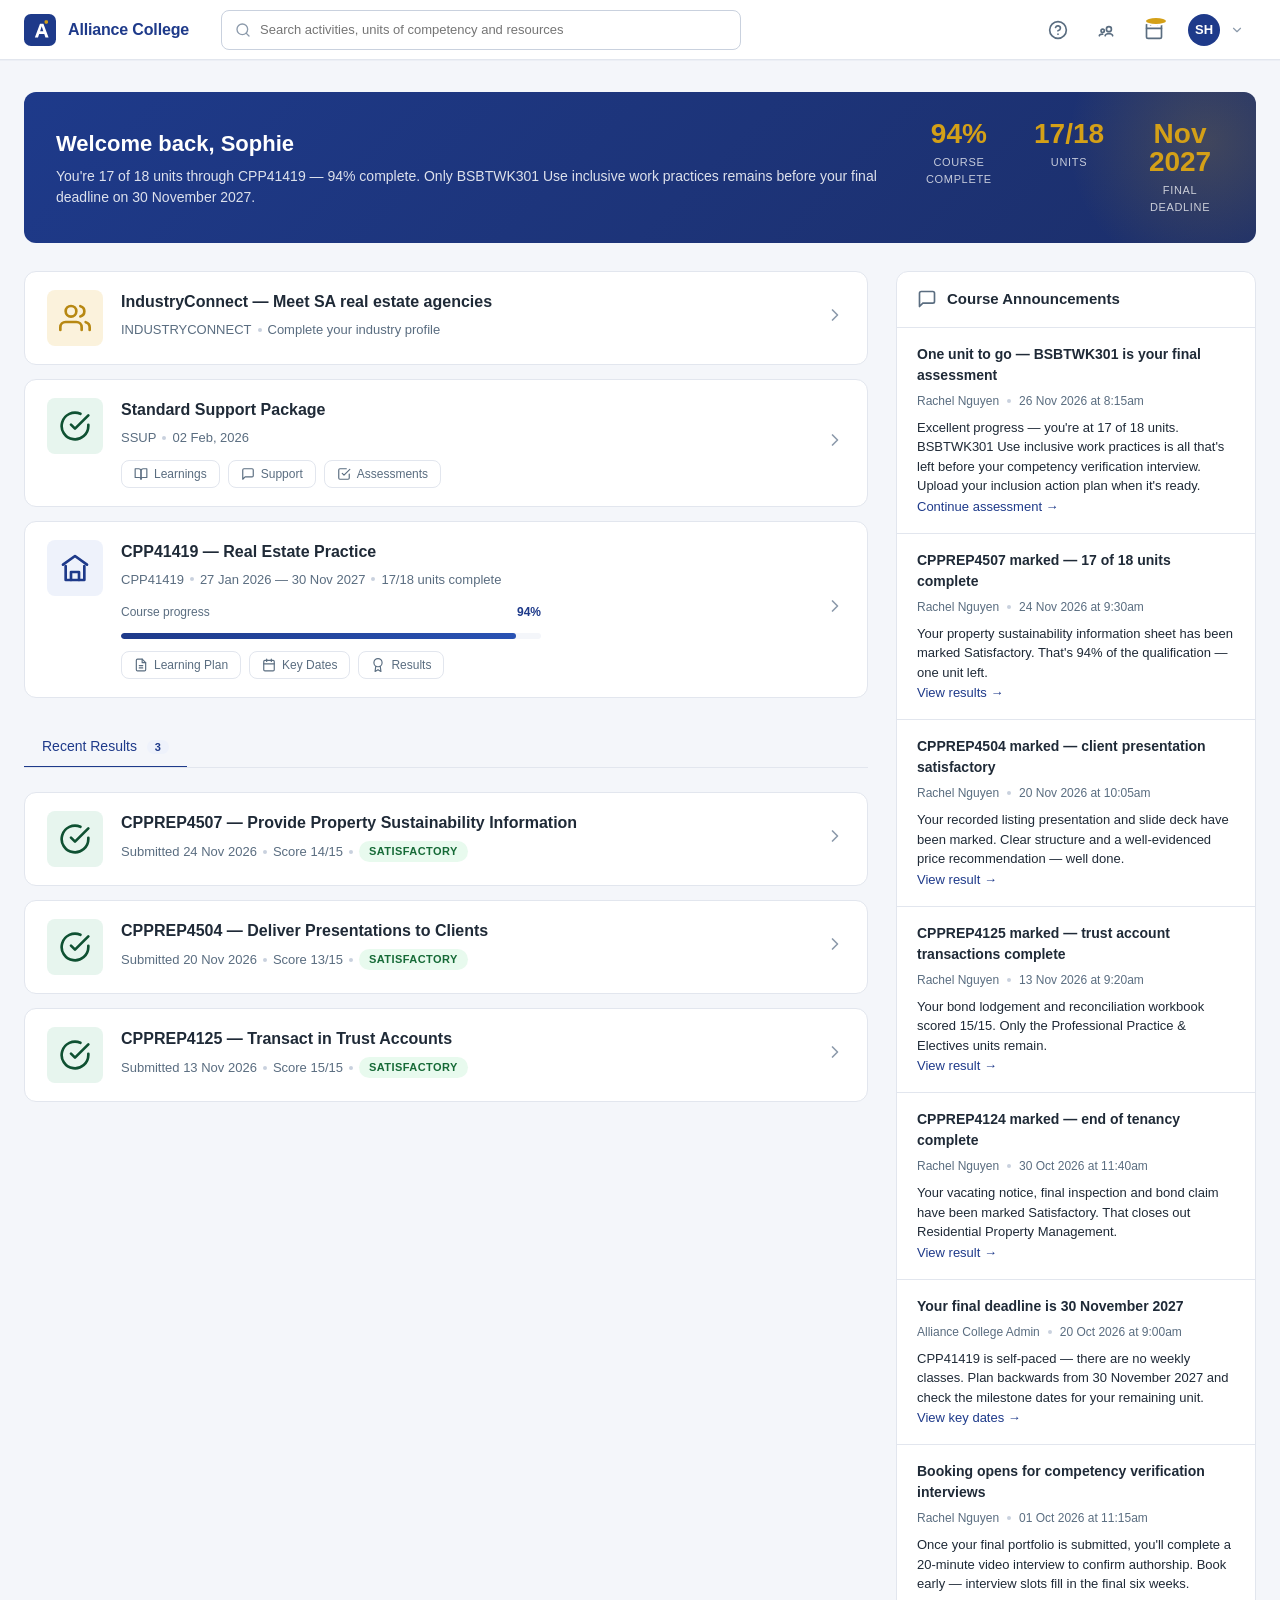
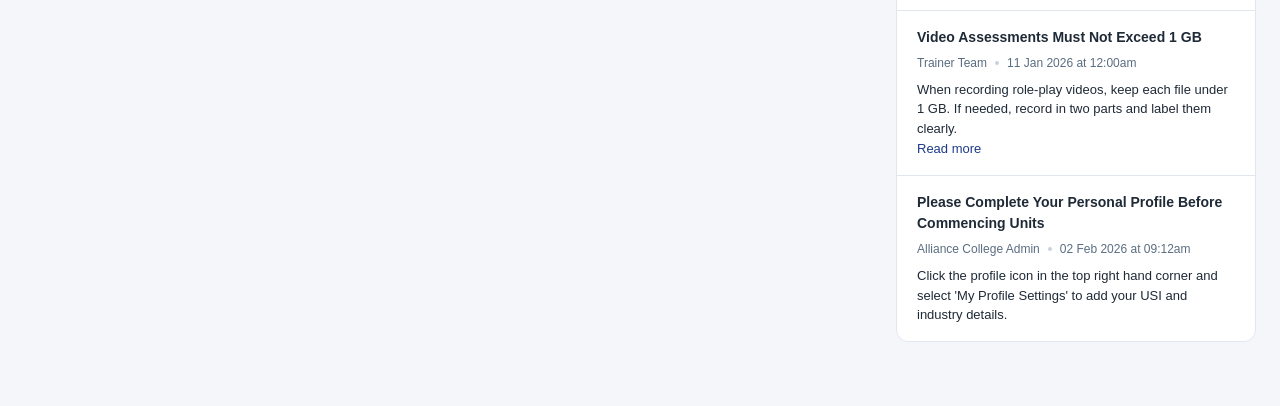
<file: dashboard.html>
<!DOCTYPE html>
<html lang="en">
<head>
  <meta charset="utf-8" />
  <meta name="viewport" content="width=device-width, initial-scale=1.0" />
  <title>Learner — Alliance College</title>
  <link rel="icon" type="image/svg+xml" href="assets/img/logo-mark.svg" />
  <link rel="stylesheet" href="assets/css/styles.css" />
</head>
<body>
  <div class="app-shell">
    <header class="top-nav">
      <a class="top-nav-logo" href="dashboard.html">
        <img src="assets/img/logo-mark.svg" alt="Alliance College" />
        <span class="name">Alliance College</span>
      </a>
      <div class="top-nav-search" style="flex:1;max-width:520px;margin-left:32px;position:relative;">
        <svg style="position:absolute;left:14px;top:50%;transform:translateY(-50%);color:var(--ac-text-light);pointer-events:none" width="16" height="16" viewBox="0 0 24 24" fill="none" stroke="currentColor" stroke-width="2" stroke-linecap="round" stroke-linejoin="round"><circle cx="11" cy="11" r="8"/><line x1="21" y1="21" x2="16.65" y2="16.65"/></svg>
        <input type="search" placeholder="Search activities, units of competency and resources" style="width:100%;height:40px;padding:0 14px 0 38px;border:1px solid var(--ac-border-strong);border-radius:var(--ac-radius);background:#fff;font-size:13px;color:var(--ac-text);" />
      </div>
      <div class="top-nav-right">
        <button class="icon-btn" aria-label="Help">
          <svg width="20" height="20" viewBox="0 0 24 24" fill="none" stroke="currentColor" stroke-width="2" stroke-linecap="round" stroke-linejoin="round"><circle cx="12" cy="12" r="10"/><path d="M9.09 9a3 3 0 0 1 5.83 1c0 2-3 3-3 3"/><line x1="12" y1="17" x2="12.01" y2="17"/></svg>
        </button>
        <button class="icon-btn" aria-label="Agreements">
          <svg width="20" height="20" viewBox="0 0 24 24" fill="none" stroke="currentColor" stroke-width="2" stroke-linecap="round" stroke-linejoin="round"><path d="M20 19c0-1.5-2.5-2.7-4.5-2.7s-4.5 1.2-4.5 2.7M4 19c0-1 1.5-2 4-2"/><circle cx="15.5" cy="11" r="3"/><circle cx="8" cy="13" r="2"/></svg>
        </button>
        <button class="icon-btn" aria-label="Calendar">
          <svg width="20" height="20" viewBox="0 0 24 24" fill="none" stroke="currentColor" stroke-width="2" stroke-linecap="round" stroke-linejoin="round"><rect x="3" y="4" width="18" height="18" rx="2" ry="2"/><line x1="16" y1="2" x2="16" y2="6"/><line x1="8" y1="2" x2="8" y2="6"/><line x1="3" y1="10" x2="21" y2="10"/></svg>
          <span class="badge"></span>
        </button>
        <div class="user-menu" id="userMenu" role="button" tabindex="0" aria-haspopup="true" aria-expanded="false">
          <span class="avatar">SH</span>
          <svg class="chev" width="14" height="14" viewBox="0 0 24 24" fill="none" stroke="currentColor" stroke-width="2" stroke-linecap="round" stroke-linejoin="round"><polyline points="6 9 12 15 18 9"/></svg>
          <div class="user-dropdown" id="userDropdown">
            <div class="header">
              <span class="name">Sophie Hartley</span>
              <span class="email">sophie.hartley@gmail.com</span>
            </div>
            <a href="#">My profile</a>
            <a href="#">Account settings</a>
            <a href="#">Help &amp; support</a>
            <div class="divider"></div>
            <button id="logoutBtn">Sign out</button>
          </div>
        </div>
      </div>
    </header>

    <main class="app-main">
      <div class="container">
        <div class="welcome-banner">
          <div class="welcome-banner-text">
            <h2>Welcome back, Sophie</h2>
            <p>You're 17 of 18 units through CPP41419 — 94% complete. Only BSBTWK301 Use inclusive work practices remains before your final deadline on 30 November 2027.</p>
          </div>
          <div class="welcome-banner-stats">
            <div class="stat"><span class="stat-val">94%</span><span class="stat-label">Course complete</span></div>
            <div class="stat"><span class="stat-val">17/18</span><span class="stat-label">Units</span></div>
            <div class="stat"><span class="stat-val">Nov 2027</span><span class="stat-label">Final deadline</span></div>
          </div>
        </div>

        <div class="dash-layout">
          <section class="dash-main">

            <!-- Course rows -->
            <a class="course-row" href="#" aria-label="IndustryConnect">
              <span class="thumb gold">
                <svg viewBox="0 0 24 24" fill="none" stroke="currentColor" stroke-width="2" stroke-linecap="round" stroke-linejoin="round"><path d="M17 21v-2a4 4 0 0 0-4-4H5a4 4 0 0 0-4 4v2"/><circle cx="9" cy="7" r="4"/><path d="M23 21v-2a4 4 0 0 0-3-3.87"/><path d="M16 3.13a4 4 0 0 1 0 7.75"/></svg>
              </span>
              <div class="row-body">
                <h3 class="row-title">IndustryConnect — Meet SA real estate agencies</h3>
                <div class="row-sub">
                  <span>INDUSTRYCONNECT</span>
                  <span class="dot"></span>
                  <span>Complete your industry profile</span>
                </div>
              </div>
              <span class="row-chev">
                <svg width="20" height="20" viewBox="0 0 24 24" fill="none" stroke="currentColor" stroke-width="2" stroke-linecap="round" stroke-linejoin="round"><polyline points="9 18 15 12 9 6"/></svg>
              </span>
            </a>

            <article class="course-row">
              <span class="thumb green">
                <svg viewBox="0 0 24 24" fill="none" stroke="currentColor" stroke-width="2" stroke-linecap="round" stroke-linejoin="round"><path d="M22 11.08V12a10 10 0 1 1-5.93-9.14"/><polyline points="22 4 12 14.01 9 11.01"/></svg>
              </span>
              <div class="row-body">
                <h3 class="row-title">Standard Support Package</h3>
                <div class="row-sub">
                  <span>SSUP</span>
                  <span class="dot"></span>
                  <span>02 Feb, 2026</span>
                </div>
                <div class="row-actions">
                  <button class="pill-btn" type="button">
                    <svg width="14" height="14" viewBox="0 0 24 24" fill="none" stroke="currentColor" stroke-width="2" stroke-linecap="round" stroke-linejoin="round"><path d="M2 3h6a4 4 0 0 1 4 4v14a3 3 0 0 0-3-3H2z"/><path d="M22 3h-6a4 4 0 0 0-4 4v14a3 3 0 0 1 3-3h7z"/></svg>
                    Learnings
                  </button>
                  <button class="pill-btn" type="button">
                    <svg width="14" height="14" viewBox="0 0 24 24" fill="none" stroke="currentColor" stroke-width="2" stroke-linecap="round" stroke-linejoin="round"><path d="M21 15a2 2 0 0 1-2 2H7l-4 4V5a2 2 0 0 1 2-2h14a2 2 0 0 1 2 2z"/></svg>
                    Support
                  </button>
                  <button class="pill-btn" type="button">
                    <svg width="14" height="14" viewBox="0 0 24 24" fill="none" stroke="currentColor" stroke-width="2" stroke-linecap="round" stroke-linejoin="round"><path d="M9 11l3 3L22 4"/><path d="M21 12v7a2 2 0 0 1-2 2H5a2 2 0 0 1-2-2V5a2 2 0 0 1 2-2h11"/></svg>
                    Assessments
                  </button>
                </div>
              </div>
              <span class="row-chev">
                <svg width="20" height="20" viewBox="0 0 24 24" fill="none" stroke="currentColor" stroke-width="2" stroke-linecap="round" stroke-linejoin="round"><polyline points="9 18 15 12 9 6"/></svg>
              </span>
            </article>

            <a class="course-row" href="course.html" aria-label="Open Real Estate Practice">
              <span class="thumb">
                <svg viewBox="0 0 24 24" fill="none" stroke="currentColor" stroke-width="2" stroke-linecap="round" stroke-linejoin="round"><path d="M3 9.5L12 3l9 6.5"/><path d="M5 10.5V21h14V10.5"/><path d="M9 21v-6h6v6"/></svg>
              </span>
              <div class="row-body">
                <h3 class="row-title">CPP41419 — Real Estate Practice</h3>
                <div class="row-sub">
                  <span>CPP41419</span>
                  <span class="dot"></span>
                  <span>27 Jan 2026 — 30 Nov 2027</span>
                  <span class="dot"></span>
                  <span>17/18 units complete</span>
                </div>
                <div class="progress-row" style="margin-top:8px;max-width:420px"><span>Course progress</span><span class="pct">94%</span></div>
                <div class="progress-track" style="max-width:420px"><div class="progress-fill" style="width:94%"></div></div>
                <div class="row-actions">
                  <button class="pill-btn" type="button">
                    <svg width="14" height="14" viewBox="0 0 24 24" fill="none" stroke="currentColor" stroke-width="2" stroke-linecap="round" stroke-linejoin="round"><path d="M14 2H6a2 2 0 0 0-2 2v16a2 2 0 0 0 2 2h12a2 2 0 0 0 2-2V8z"/><polyline points="14 2 14 8 20 8"/><line x1="9" y1="13" x2="15" y2="13"/><line x1="9" y1="17" x2="15" y2="17"/></svg>
                    Learning Plan
                  </button>
                  <button class="pill-btn" type="button">
                    <svg width="14" height="14" viewBox="0 0 24 24" fill="none" stroke="currentColor" stroke-width="2" stroke-linecap="round" stroke-linejoin="round"><rect x="3" y="4" width="18" height="18" rx="2" ry="2"/><line x1="16" y1="2" x2="16" y2="6"/><line x1="8" y1="2" x2="8" y2="6"/><line x1="3" y1="10" x2="21" y2="10"/></svg>
                    Key Dates
                  </button>
                  <button class="pill-btn" type="button">
                    <svg width="14" height="14" viewBox="0 0 24 24" fill="none" stroke="currentColor" stroke-width="2" stroke-linecap="round" stroke-linejoin="round"><circle cx="12" cy="8" r="7"/><polyline points="8.21 13.89 7 23 12 20 17 23 15.79 13.88"/></svg>
                    Results
                  </button>
                </div>
              </div>
              <span class="row-chev">
                <svg width="20" height="20" viewBox="0 0 24 24" fill="none" stroke="currentColor" stroke-width="2" stroke-linecap="round" stroke-linejoin="round"><polyline points="9 18 15 12 9 6"/></svg>
              </span>
            </a>

            <!-- Recent Results -->
            <div class="results-tabs">
              <div class="tabs">
                <button class="active" type="button" role="tab" aria-selected="true">Recent Results <span style="background:var(--ac-primary-50);color:var(--ac-primary);padding:1px 8px;border-radius:999px;font-size:11px;font-weight:600;margin-left:6px">3</span></button>
              </div>
              <a class="course-row" href="unit.html?u=cpprep4507" aria-label="View CPPREP4507 assessment result">
                <span class="thumb green">
                  <svg viewBox="0 0 24 24" fill="none" stroke="currentColor" stroke-width="2" stroke-linecap="round" stroke-linejoin="round"><path d="M22 11.08V12a10 10 0 1 1-5.93-9.14"/><polyline points="22 4 12 14.01 9 11.01"/></svg>
                </span>
                <div class="row-body">
                  <h3 class="row-title">CPPREP4507 — Provide Property Sustainability Information</h3>
                  <div class="row-sub">
                    <span>Submitted 24 Nov 2026</span>
                    <span class="dot"></span>
                    <span>Score 14/15</span>
                    <span class="dot"></span>
                    <span class="badge badge-success">Satisfactory</span>
                  </div>
                </div>
                <span class="row-chev">
                  <svg width="20" height="20" viewBox="0 0 24 24" fill="none" stroke="currentColor" stroke-width="2" stroke-linecap="round" stroke-linejoin="round"><polyline points="9 18 15 12 9 6"/></svg>
                </span>
              </a>
              <a class="course-row" href="unit.html?u=cpprep4504" aria-label="View CPPREP4504 assessment result">
                <span class="thumb green">
                  <svg viewBox="0 0 24 24" fill="none" stroke="currentColor" stroke-width="2" stroke-linecap="round" stroke-linejoin="round"><path d="M22 11.08V12a10 10 0 1 1-5.93-9.14"/><polyline points="22 4 12 14.01 9 11.01"/></svg>
                </span>
                <div class="row-body">
                  <h3 class="row-title">CPPREP4504 — Deliver Presentations to Clients</h3>
                  <div class="row-sub">
                    <span>Submitted 20 Nov 2026</span>
                    <span class="dot"></span>
                    <span>Score 13/15</span>
                    <span class="dot"></span>
                    <span class="badge badge-success">Satisfactory</span>
                  </div>
                </div>
                <span class="row-chev">
                  <svg width="20" height="20" viewBox="0 0 24 24" fill="none" stroke="currentColor" stroke-width="2" stroke-linecap="round" stroke-linejoin="round"><polyline points="9 18 15 12 9 6"/></svg>
                </span>
              </a>
              <a class="course-row" href="unit.html?u=cpprep4125" aria-label="View CPPREP4125 assessment result">
                <span class="thumb green">
                  <svg viewBox="0 0 24 24" fill="none" stroke="currentColor" stroke-width="2" stroke-linecap="round" stroke-linejoin="round"><path d="M22 11.08V12a10 10 0 1 1-5.93-9.14"/><polyline points="22 4 12 14.01 9 11.01"/></svg>
                </span>
                <div class="row-body">
                  <h3 class="row-title">CPPREP4125 — Transact in Trust Accounts</h3>
                  <div class="row-sub">
                    <span>Submitted 13 Nov 2026</span>
                    <span class="dot"></span>
                    <span>Score 15/15</span>
                    <span class="dot"></span>
                    <span class="badge badge-success">Satisfactory</span>
                  </div>
                </div>
                <span class="row-chev">
                  <svg width="20" height="20" viewBox="0 0 24 24" fill="none" stroke="currentColor" stroke-width="2" stroke-linecap="round" stroke-linejoin="round"><polyline points="9 18 15 12 9 6"/></svg>
                </span>
              </a>
            </div>
          </section>

          <aside class="dash-rail">
            <div class="announce-card">
              <div class="announce-card-head">
                <svg width="20" height="20" viewBox="0 0 24 24" fill="none" stroke="var(--ac-text-muted)" stroke-width="2" stroke-linecap="round" stroke-linejoin="round"><path d="M21 15a2 2 0 0 1-2 2H7l-4 4V5a2 2 0 0 1 2-2h14a2 2 0 0 1 2 2z"/></svg>
                <h3>Course Announcements</h3>
              </div>
              <div class="announce-list">
                <article class="announce-item">
                  <h4>One unit to go — BSBTWK301 is your final assessment</h4>
                  <div class="meta">
                    <span>Rachel Nguyen</span>
                    <span class="dot"></span>
                    <span>26 Nov 2026 at 8:15am</span>
                  </div>
                  <p>Excellent progress — you're at 17 of 18 units. BSBTWK301 Use inclusive work practices is all that's left before your competency verification interview. Upload your inclusion action plan when it's ready.</p>
                  <a class="read-more" href="unit.html?u=bsbtwk301">Continue assessment →</a>
                </article>
                <article class="announce-item">
                  <h4>CPPREP4507 marked — 17 of 18 units complete</h4>
                  <div class="meta">
                    <span>Rachel Nguyen</span>
                    <span class="dot"></span>
                    <span>24 Nov 2026 at 9:30am</span>
                  </div>
                  <p>Your property sustainability information sheet has been marked Satisfactory. That's 94% of the qualification — one unit left.</p>
                  <a class="read-more" href="results.html">View results →</a>
                </article>
                <article class="announce-item">
                  <h4>CPPREP4504 marked — client presentation satisfactory</h4>
                  <div class="meta">
                    <span>Rachel Nguyen</span>
                    <span class="dot"></span>
                    <span>20 Nov 2026 at 10:05am</span>
                  </div>
                  <p>Your recorded listing presentation and slide deck have been marked. Clear structure and a well-evidenced price recommendation — well done.</p>
                  <a class="read-more" href="unit.html?u=cpprep4504">View result →</a>
                </article>
                <article class="announce-item">
                  <h4>CPPREP4125 marked — trust account transactions complete</h4>
                  <div class="meta">
                    <span>Rachel Nguyen</span>
                    <span class="dot"></span>
                    <span>13 Nov 2026 at 9:20am</span>
                  </div>
                  <p>Your bond lodgement and reconciliation workbook scored 15/15. Only the Professional Practice &amp; Electives units remain.</p>
                  <a class="read-more" href="unit.html?u=cpprep4125">View result →</a>
                </article>
                <article class="announce-item">
                  <h4>CPPREP4124 marked — end of tenancy complete</h4>
                  <div class="meta">
                    <span>Rachel Nguyen</span>
                    <span class="dot"></span>
                    <span>30 Oct 2026 at 11:40am</span>
                  </div>
                  <p>Your vacating notice, final inspection and bond claim have been marked Satisfactory. That closes out Residential Property Management.</p>
                  <a class="read-more" href="unit.html?u=cpprep4124">View result →</a>
                </article>
                <article class="announce-item">
                  <h4>Your final deadline is 30 November 2027</h4>
                  <div class="meta">
                    <span>Alliance College Admin</span>
                    <span class="dot"></span>
                    <span>20 Oct 2026 at 9:00am</span>
                  </div>
                  <p>CPP41419 is self-paced — there are no weekly classes. Plan backwards from 30 November 2027 and check the milestone dates for your remaining unit.</p>
                  <a class="read-more" href="key-dates.html">View key dates →</a>
                </article>
                <article class="announce-item">
                  <h4>Booking opens for competency verification interviews</h4>
                  <div class="meta">
                    <span>Rachel Nguyen</span>
                    <span class="dot"></span>
                    <span>01 Oct 2026 at 11:15am</span>
                  </div>
                  <p>Once your final portfolio is submitted, you'll complete a 20-minute video interview to confirm authorship. Book early — interview slots fill in the final six weeks.</p>
                </article>
                <article class="announce-item">
                  <h4>Video Assessments Must Not Exceed 1 GB</h4>
                  <div class="meta">
                    <span>Trainer Team</span>
                    <span class="dot"></span>
                    <span>11 Jan 2026 at 12:00am</span>
                  </div>
                  <p>When recording role-play videos, keep each file under 1 GB. If needed, record in two parts and label them clearly.</p>
                  <a class="read-more" href="announcements.html">Read more</a>
                </article>
                <article class="announce-item">
                  <h4>Please Complete Your Personal Profile Before Commencing Units</h4>
                  <div class="meta">
                    <span>Alliance College Admin</span>
                    <span class="dot"></span>
                    <span>02 Feb 2026 at 09:12am</span>
                  </div>
                  <p>Click the profile icon in the top right hand corner and select 'My Profile Settings' to add your USI and industry details.</p>
                </article>
              </div>
            </div>
          </aside>
        </div>
      </div>
    </main>
  </div>

  <script src="assets/js/app.js"></script>
</body>
</html>
</file>
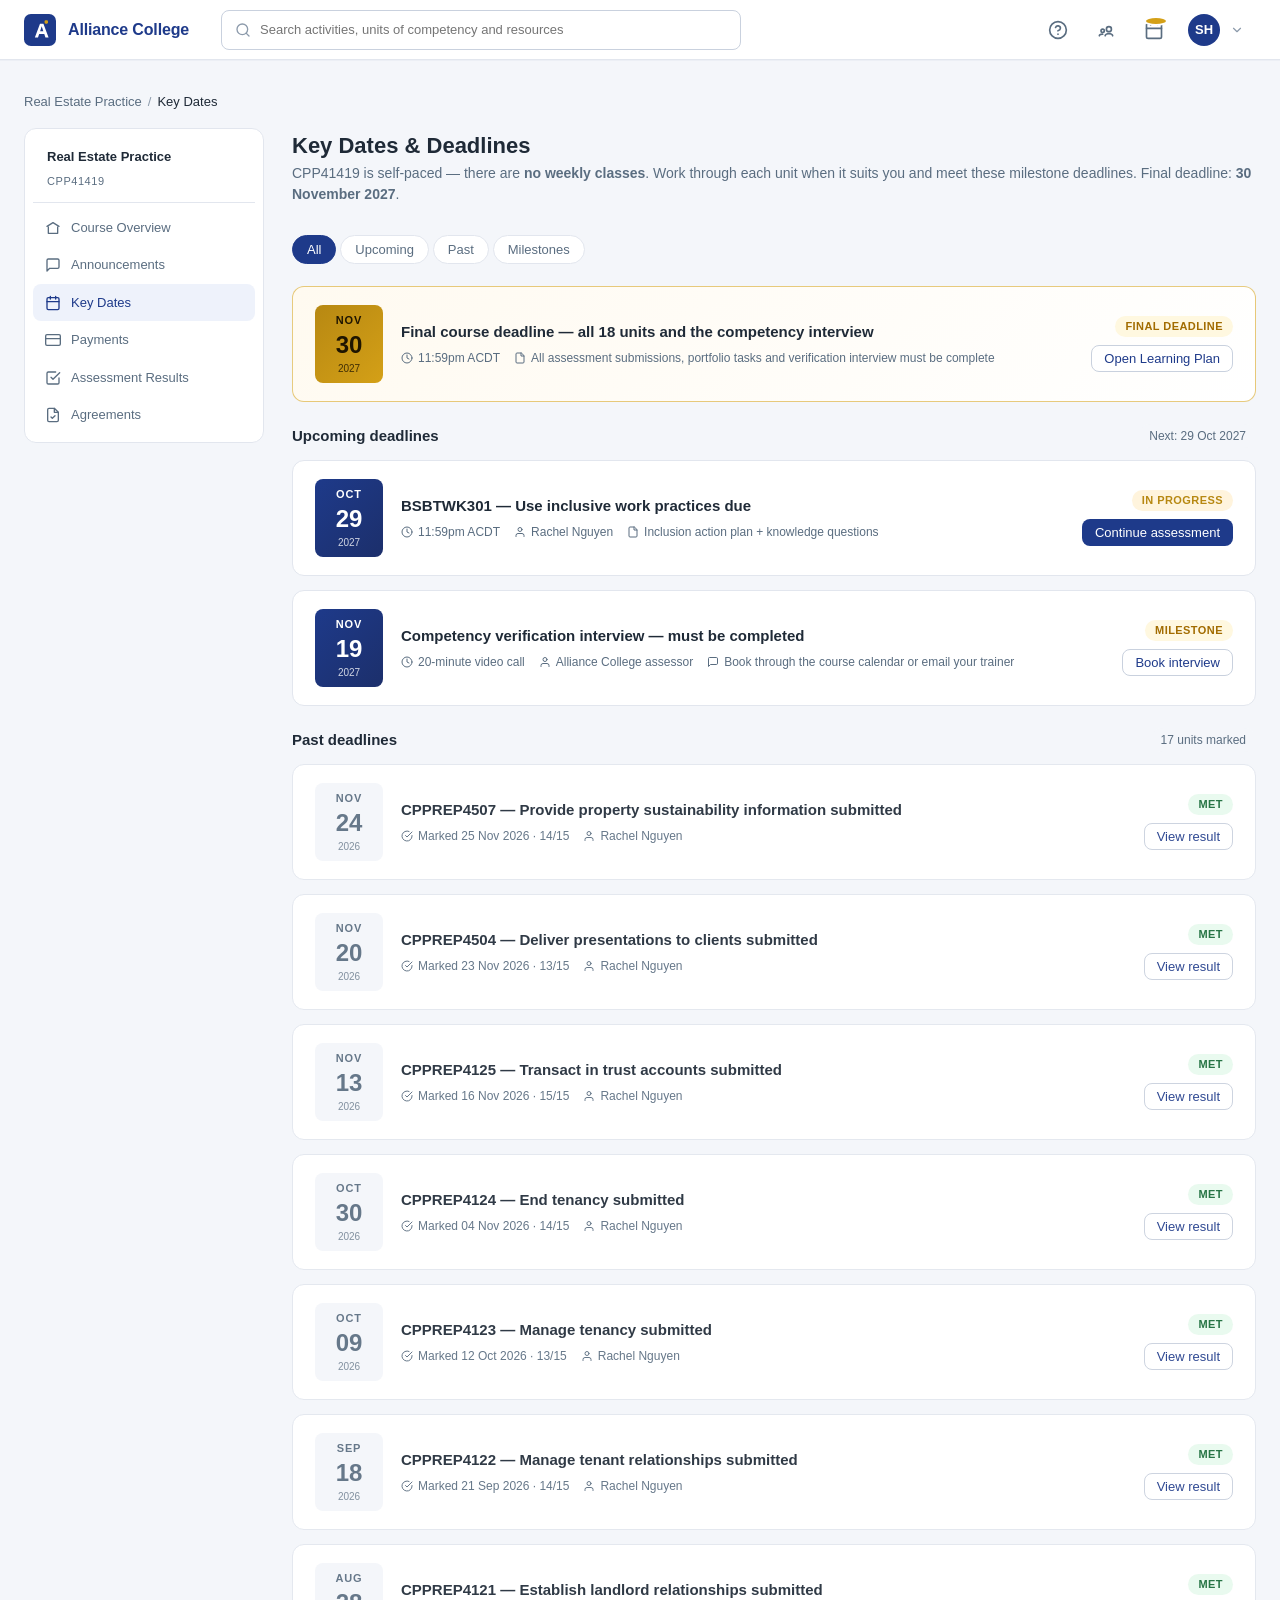
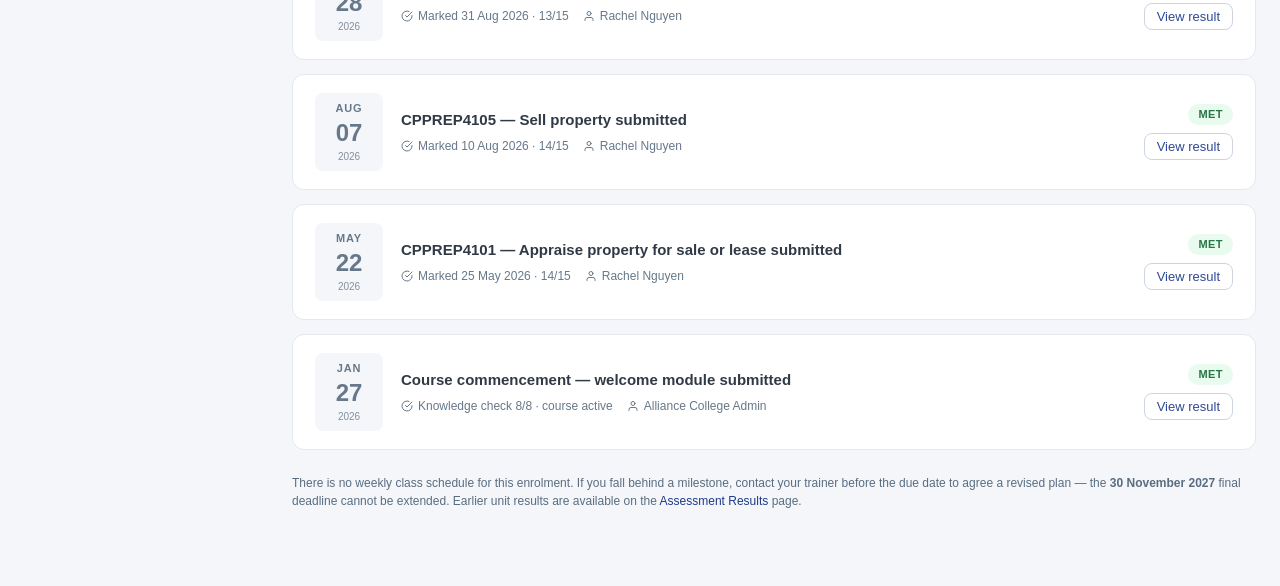
<file: key-dates.html>
<!DOCTYPE html>
<html lang="en">
<head>
  <meta charset="utf-8" />
  <meta name="viewport" content="width=device-width, initial-scale=1.0" />
  <title>Key Dates &amp; Deadlines — Real Estate Practice — Alliance College</title>
  <link rel="icon" type="image/svg+xml" href="assets/img/logo-mark.svg" />
  <link rel="stylesheet" href="assets/css/styles.css" />
</head>
<body data-active-nav="key-dates">
  <div class="app-shell">
    <header class="top-nav">
      <a class="top-nav-logo" href="dashboard.html">
        <img src="assets/img/logo-mark.svg" alt="Alliance College" />
        <span class="name">Alliance College</span>
      </a>
      <div class="top-nav-search" style="flex:1;max-width:520px;margin-left:32px;position:relative;">
        <svg style="position:absolute;left:14px;top:50%;transform:translateY(-50%);color:var(--ac-text-light);pointer-events:none" width="16" height="16" viewBox="0 0 24 24" fill="none" stroke="currentColor" stroke-width="2" stroke-linecap="round" stroke-linejoin="round"><circle cx="11" cy="11" r="8"/><line x1="21" y1="21" x2="16.65" y2="16.65"/></svg>
        <input type="search" placeholder="Search activities, units of competency and resources" style="width:100%;height:40px;padding:0 14px 0 38px;border:1px solid var(--ac-border-strong);border-radius:var(--ac-radius);background:#fff;font-size:13px;color:var(--ac-text);" />
      </div>
      <div class="top-nav-right">
        <button class="icon-btn" aria-label="Help"><svg width="20" height="20" viewBox="0 0 24 24" fill="none" stroke="currentColor" stroke-width="2" stroke-linecap="round" stroke-linejoin="round"><circle cx="12" cy="12" r="10"/><path d="M9.09 9a3 3 0 0 1 5.83 1c0 2-3 3-3 3"/><line x1="12" y1="17" x2="12.01" y2="17"/></svg></button>
        <button class="icon-btn" aria-label="Agreements"><svg width="20" height="20" viewBox="0 0 24 24" fill="none" stroke="currentColor" stroke-width="2" stroke-linecap="round" stroke-linejoin="round"><path d="M20 19c0-1.5-2.5-2.7-4.5-2.7s-4.5 1.2-4.5 2.7M4 19c0-1 1.5-2 4-2"/><circle cx="15.5" cy="11" r="3"/><circle cx="8" cy="13" r="2"/></svg></button>
        <button class="icon-btn" aria-label="Calendar"><svg width="20" height="20" viewBox="0 0 24 24" fill="none" stroke="currentColor" stroke-width="2" stroke-linecap="round" stroke-linejoin="round"><rect x="3" y="4" width="18" height="18" rx="2" ry="2"/><line x1="16" y1="2" x2="16" y2="6"/><line x1="8" y1="2" x2="8" y2="6"/><line x1="3" y1="10" x2="21" y2="10"/></svg><span class="badge"></span></button>
        <div class="user-menu" id="userMenu" role="button" tabindex="0" aria-haspopup="true" aria-expanded="false">
          <span class="avatar">SH</span>
          <svg class="chev" width="14" height="14" viewBox="0 0 24 24" fill="none" stroke="currentColor" stroke-width="2" stroke-linecap="round" stroke-linejoin="round"><polyline points="6 9 12 15 18 9"/></svg>
          <div class="user-dropdown" id="userDropdown">
            <div class="header"><span class="name">Sophie Hartley</span><span class="email">sophie.hartley@gmail.com</span></div>
            <a href="#">My profile</a>
            <a href="#">Account settings</a>
            <a href="#">Help &amp; support</a>
            <div class="divider"></div>
            <button id="logoutBtn">Sign out</button>
          </div>
        </div>
      </div>
    </header>

    <main class="app-main">
      <div class="container">
        <nav class="breadcrumb" aria-label="Breadcrumb">
          <a href="course.html">Real Estate Practice</a>
          <span class="sep">/</span>
          <span class="current">Key Dates</span>
        </nav>

        <div class="course-layout">
          <aside class="course-sidebar">
            <h4>Real Estate Practice</h4>
            <p class="course-sub">CPP41419</p>
            <nav aria-label="Course menu">
              <a href="course.html"><svg width="16" height="16" viewBox="0 0 24 24" fill="none" stroke="currentColor" stroke-width="2" stroke-linecap="round" stroke-linejoin="round"><path d="M3 9.5L12 4l9 5.5"/><path d="M5 10.5V20h14V10.5"/></svg>Course Overview</a>
              <a href="announcements.html"><svg width="16" height="16" viewBox="0 0 24 24" fill="none" stroke="currentColor" stroke-width="2" stroke-linecap="round" stroke-linejoin="round"><path d="M21 15a2 2 0 0 1-2 2H7l-4 4V5a2 2 0 0 1 2-2h14a2 2 0 0 1 2 2z"/></svg>Announcements</a>
              <a href="key-dates.html" class="active"><svg width="16" height="16" viewBox="0 0 24 24" fill="none" stroke="currentColor" stroke-width="2" stroke-linecap="round" stroke-linejoin="round"><rect x="3" y="4" width="18" height="18" rx="2"/><path d="M16 2v4M8 2v4M3 10h18"/></svg>Key Dates</a>
              <a href="payments.html"><svg width="16" height="16" viewBox="0 0 24 24" fill="none" stroke="currentColor" stroke-width="2" stroke-linecap="round" stroke-linejoin="round"><rect x="1" y="4" width="22" height="16" rx="2"/><line x1="1" y1="10" x2="23" y2="10"/></svg>Payments</a>
              <a href="results.html"><svg width="16" height="16" viewBox="0 0 24 24" fill="none" stroke="currentColor" stroke-width="2" stroke-linecap="round" stroke-linejoin="round"><polyline points="9 11 12 14 22 4"/><path d="M21 12v7a2 2 0 0 1-2 2H5a2 2 0 0 1-2-2V5a2 2 0 0 1 2-2h11"/></svg>Assessment Results</a>
              <a href="agreements.html"><svg width="16" height="16" viewBox="0 0 24 24" fill="none" stroke="currentColor" stroke-width="2" stroke-linecap="round" stroke-linejoin="round"><path d="M14 2H6a2 2 0 0 0-2 2v16a2 2 0 0 0 2 2h12a2 2 0 0 0 2-2V8z"/><polyline points="14 2 14 8 20 8"/><path d="M9 15l2 2 4-4"/></svg>Agreements</a>
            </nav>
          </aside>

          <section class="course-content">
            <div class="page-head">
              <div>
                <h1>Key Dates &amp; Deadlines</h1>
                <p class="subtitle">CPP41419 is self-paced — there are <strong>no weekly classes</strong>. Work through each unit when it suits you and meet these milestone deadlines. Final deadline: <strong>30 November 2027</strong>.</p>
              </div>
              <div class="filter-pills">
                <button class="active" type="button">All</button>
                <button type="button">Upcoming</button>
                <button type="button">Past</button>
                <button type="button">Milestones</button>
              </div>
            </div>

            <div class="event-card" style="border-color:rgba(212,160,23,0.55);background:linear-gradient(135deg,#fffaf0 0%,#fff 100%)">
              <div class="event-date-block" style="background:linear-gradient(135deg,var(--ac-accent-600) 0%,var(--ac-accent) 100%);color:#1f1500">
                <span class="month">Nov</span><span class="day">30</span><span class="year">2027</span>
              </div>
              <div class="event-body">
                <h3>Final course deadline — all 18 units and the competency interview</h3>
                <div class="event-meta">
                  <span><svg width="12" height="12" viewBox="0 0 24 24" fill="none" stroke="currentColor" stroke-width="2" stroke-linecap="round" stroke-linejoin="round"><circle cx="12" cy="12" r="10"/><polyline points="12 6 12 12 16 14"/></svg>11:59pm ACDT</span>
                  <span><svg width="12" height="12" viewBox="0 0 24 24" fill="none" stroke="currentColor" stroke-width="2" stroke-linecap="round" stroke-linejoin="round"><path d="M14 2H6a2 2 0 0 0-2 2v16a2 2 0 0 0 2 2h12a2 2 0 0 0 2-2V8z"/><polyline points="14 2 14 8 20 8"/></svg>All assessment submissions, portfolio tasks and verification interview must be complete</span>
                </div>
              </div>
              <div class="event-actions">
                <span class="badge badge-warn">Final deadline</span>
                <a class="btn btn-secondary btn-sm" href="course.html">Open Learning Plan</a>
              </div>
            </div>

            <!-- Upcoming -->
            <div class="list-section-head">
              <h3>Upcoming deadlines</h3>
              <span class="count">Next: 29 Oct 2027</span>
            </div>

            <article class="event-card">
              <div class="event-date-block">
                <span class="month">Oct</span><span class="day">29</span><span class="year">2027</span>
              </div>
              <div class="event-body">
                <h3>BSBTWK301 — Use inclusive work practices due</h3>
                <div class="event-meta">
                  <span><svg width="12" height="12" viewBox="0 0 24 24" fill="none" stroke="currentColor" stroke-width="2" stroke-linecap="round" stroke-linejoin="round"><circle cx="12" cy="12" r="10"/><polyline points="12 6 12 12 16 14"/></svg>11:59pm ACDT</span>
                  <span><svg width="12" height="12" viewBox="0 0 24 24" fill="none" stroke="currentColor" stroke-width="2" stroke-linecap="round" stroke-linejoin="round"><path d="M20 21v-2a4 4 0 0 0-4-4H8a4 4 0 0 0-4 4v2"/><circle cx="12" cy="7" r="4"/></svg>Rachel Nguyen</span>
                  <span><svg width="12" height="12" viewBox="0 0 24 24" fill="none" stroke="currentColor" stroke-width="2" stroke-linecap="round" stroke-linejoin="round"><path d="M14 2H6a2 2 0 0 0-2 2v16a2 2 0 0 0 2 2h12a2 2 0 0 0 2-2V8z"/><polyline points="14 2 14 8 20 8"/></svg>Inclusion action plan + knowledge questions</span>
                </div>
              </div>
              <div class="event-actions">
                <span class="badge badge-progress">In progress</span>
                <a class="btn btn-primary btn-sm" href="unit.html?u=bsbtwk301">Continue assessment</a>
              </div>
            </article>

            <article class="event-card">
              <div class="event-date-block">
                <span class="month">Nov</span><span class="day">19</span><span class="year">2027</span>
              </div>
              <div class="event-body">
                <h3>Competency verification interview — must be completed</h3>
                <div class="event-meta">
                  <span><svg width="12" height="12" viewBox="0 0 24 24" fill="none" stroke="currentColor" stroke-width="2" stroke-linecap="round" stroke-linejoin="round"><circle cx="12" cy="12" r="10"/><polyline points="12 6 12 12 16 14"/></svg>20-minute video call</span>
                  <span><svg width="12" height="12" viewBox="0 0 24 24" fill="none" stroke="currentColor" stroke-width="2" stroke-linecap="round" stroke-linejoin="round"><path d="M20 21v-2a4 4 0 0 0-4-4H8a4 4 0 0 0-4 4v2"/><circle cx="12" cy="7" r="4"/></svg>Alliance College assessor</span>
                  <span><svg width="12" height="12" viewBox="0 0 24 24" fill="none" stroke="currentColor" stroke-width="2" stroke-linecap="round" stroke-linejoin="round"><path d="M21 15a2 2 0 0 1-2 2H7l-4 4V5a2 2 0 0 1 2-2h14a2 2 0 0 1 2 2z"/></svg>Book through the course calendar or email your trainer</span>
                </div>
              </div>
              <div class="event-actions">
                <span class="badge badge-warn">Milestone</span>
                <a class="btn btn-secondary btn-sm" href="#">Book interview</a>
              </div>
            </article>

            <!-- Past -->
            <div class="list-section-head">
              <h3>Past deadlines</h3>
              <span class="count">17 units marked</span>
            </div>

            <article class="event-card past">
              <div class="event-date-block">
                <span class="month">Nov</span><span class="day">24</span><span class="year">2026</span>
              </div>
              <div class="event-body">
                <h3>CPPREP4507 — Provide property sustainability information submitted</h3>
                <div class="event-meta">
                  <span><svg width="12" height="12" viewBox="0 0 24 24" fill="none" stroke="currentColor" stroke-width="2" stroke-linecap="round" stroke-linejoin="round"><path d="M22 11.08V12a10 10 0 1 1-5.93-9.14"/><polyline points="22 4 12 14.01 9 11.01"/></svg>Marked 25 Nov 2026 · 14/15</span>
                  <span><svg width="12" height="12" viewBox="0 0 24 24" fill="none" stroke="currentColor" stroke-width="2" stroke-linecap="round" stroke-linejoin="round"><path d="M20 21v-2a4 4 0 0 0-4-4H8a4 4 0 0 0-4 4v2"/><circle cx="12" cy="7" r="4"/></svg>Rachel Nguyen</span>
                </div>
              </div>
              <div class="event-actions">
                <span class="badge badge-success">Met</span>
                <a class="btn btn-secondary btn-sm" href="unit.html?u=cpprep4507">View result</a>
              </div>
            </article>

            <article class="event-card past">
              <div class="event-date-block">
                <span class="month">Nov</span><span class="day">20</span><span class="year">2026</span>
              </div>
              <div class="event-body">
                <h3>CPPREP4504 — Deliver presentations to clients submitted</h3>
                <div class="event-meta">
                  <span><svg width="12" height="12" viewBox="0 0 24 24" fill="none" stroke="currentColor" stroke-width="2" stroke-linecap="round" stroke-linejoin="round"><path d="M22 11.08V12a10 10 0 1 1-5.93-9.14"/><polyline points="22 4 12 14.01 9 11.01"/></svg>Marked 23 Nov 2026 · 13/15</span>
                  <span><svg width="12" height="12" viewBox="0 0 24 24" fill="none" stroke="currentColor" stroke-width="2" stroke-linecap="round" stroke-linejoin="round"><path d="M20 21v-2a4 4 0 0 0-4-4H8a4 4 0 0 0-4 4v2"/><circle cx="12" cy="7" r="4"/></svg>Rachel Nguyen</span>
                </div>
              </div>
              <div class="event-actions">
                <span class="badge badge-success">Met</span>
                <a class="btn btn-secondary btn-sm" href="unit.html?u=cpprep4504">View result</a>
              </div>
            </article>

            <article class="event-card past">
              <div class="event-date-block">
                <span class="month">Nov</span><span class="day">13</span><span class="year">2026</span>
              </div>
              <div class="event-body">
                <h3>CPPREP4125 — Transact in trust accounts submitted</h3>
                <div class="event-meta">
                  <span><svg width="12" height="12" viewBox="0 0 24 24" fill="none" stroke="currentColor" stroke-width="2" stroke-linecap="round" stroke-linejoin="round"><path d="M22 11.08V12a10 10 0 1 1-5.93-9.14"/><polyline points="22 4 12 14.01 9 11.01"/></svg>Marked 16 Nov 2026 · 15/15</span>
                  <span><svg width="12" height="12" viewBox="0 0 24 24" fill="none" stroke="currentColor" stroke-width="2" stroke-linecap="round" stroke-linejoin="round"><path d="M20 21v-2a4 4 0 0 0-4-4H8a4 4 0 0 0-4 4v2"/><circle cx="12" cy="7" r="4"/></svg>Rachel Nguyen</span>
                </div>
              </div>
              <div class="event-actions">
                <span class="badge badge-success">Met</span>
                <a class="btn btn-secondary btn-sm" href="unit.html?u=cpprep4125">View result</a>
              </div>
            </article>

            <article class="event-card past">
              <div class="event-date-block">
                <span class="month">Oct</span><span class="day">30</span><span class="year">2026</span>
              </div>
              <div class="event-body">
                <h3>CPPREP4124 — End tenancy submitted</h3>
                <div class="event-meta">
                  <span><svg width="12" height="12" viewBox="0 0 24 24" fill="none" stroke="currentColor" stroke-width="2" stroke-linecap="round" stroke-linejoin="round"><path d="M22 11.08V12a10 10 0 1 1-5.93-9.14"/><polyline points="22 4 12 14.01 9 11.01"/></svg>Marked 04 Nov 2026 · 14/15</span>
                  <span><svg width="12" height="12" viewBox="0 0 24 24" fill="none" stroke="currentColor" stroke-width="2" stroke-linecap="round" stroke-linejoin="round"><path d="M20 21v-2a4 4 0 0 0-4-4H8a4 4 0 0 0-4 4v2"/><circle cx="12" cy="7" r="4"/></svg>Rachel Nguyen</span>
                </div>
              </div>
              <div class="event-actions">
                <span class="badge badge-success">Met</span>
                <a class="btn btn-secondary btn-sm" href="unit.html?u=cpprep4124">View result</a>
              </div>
            </article>

            <article class="event-card past">
              <div class="event-date-block">
                <span class="month">Oct</span><span class="day">09</span><span class="year">2026</span>
              </div>
              <div class="event-body">
                <h3>CPPREP4123 — Manage tenancy submitted</h3>
                <div class="event-meta">
                  <span><svg width="12" height="12" viewBox="0 0 24 24" fill="none" stroke="currentColor" stroke-width="2" stroke-linecap="round" stroke-linejoin="round"><path d="M22 11.08V12a10 10 0 1 1-5.93-9.14"/><polyline points="22 4 12 14.01 9 11.01"/></svg>Marked 12 Oct 2026 · 13/15</span>
                  <span><svg width="12" height="12" viewBox="0 0 24 24" fill="none" stroke="currentColor" stroke-width="2" stroke-linecap="round" stroke-linejoin="round"><path d="M20 21v-2a4 4 0 0 0-4-4H8a4 4 0 0 0-4 4v2"/><circle cx="12" cy="7" r="4"/></svg>Rachel Nguyen</span>
                </div>
              </div>
              <div class="event-actions">
                <span class="badge badge-success">Met</span>
                <a class="btn btn-secondary btn-sm" href="unit.html?u=cpprep4123">View result</a>
              </div>
            </article>

            <article class="event-card past">
              <div class="event-date-block">
                <span class="month">Sep</span><span class="day">18</span><span class="year">2026</span>
              </div>
              <div class="event-body">
                <h3>CPPREP4122 — Manage tenant relationships submitted</h3>
                <div class="event-meta">
                  <span><svg width="12" height="12" viewBox="0 0 24 24" fill="none" stroke="currentColor" stroke-width="2" stroke-linecap="round" stroke-linejoin="round"><path d="M22 11.08V12a10 10 0 1 1-5.93-9.14"/><polyline points="22 4 12 14.01 9 11.01"/></svg>Marked 21 Sep 2026 · 14/15</span>
                  <span><svg width="12" height="12" viewBox="0 0 24 24" fill="none" stroke="currentColor" stroke-width="2" stroke-linecap="round" stroke-linejoin="round"><path d="M20 21v-2a4 4 0 0 0-4-4H8a4 4 0 0 0-4 4v2"/><circle cx="12" cy="7" r="4"/></svg>Rachel Nguyen</span>
                </div>
              </div>
              <div class="event-actions">
                <span class="badge badge-success">Met</span>
                <a class="btn btn-secondary btn-sm" href="unit.html?u=cpprep4122">View result</a>
              </div>
            </article>

            <article class="event-card past">
              <div class="event-date-block">
                <span class="month">Aug</span><span class="day">28</span><span class="year">2026</span>
              </div>
              <div class="event-body">
                <h3>CPPREP4121 — Establish landlord relationships submitted</h3>
                <div class="event-meta">
                  <span><svg width="12" height="12" viewBox="0 0 24 24" fill="none" stroke="currentColor" stroke-width="2" stroke-linecap="round" stroke-linejoin="round"><path d="M22 11.08V12a10 10 0 1 1-5.93-9.14"/><polyline points="22 4 12 14.01 9 11.01"/></svg>Marked 31 Aug 2026 · 13/15</span>
                  <span><svg width="12" height="12" viewBox="0 0 24 24" fill="none" stroke="currentColor" stroke-width="2" stroke-linecap="round" stroke-linejoin="round"><path d="M20 21v-2a4 4 0 0 0-4-4H8a4 4 0 0 0-4 4v2"/><circle cx="12" cy="7" r="4"/></svg>Rachel Nguyen</span>
                </div>
              </div>
              <div class="event-actions">
                <span class="badge badge-success">Met</span>
                <a class="btn btn-secondary btn-sm" href="unit.html?u=cpprep4121">View result</a>
              </div>
            </article>

            <article class="event-card past">
              <div class="event-date-block">
                <span class="month">Aug</span><span class="day">07</span><span class="year">2026</span>
              </div>
              <div class="event-body">
                <h3>CPPREP4105 — Sell property submitted</h3>
                <div class="event-meta">
                  <span><svg width="12" height="12" viewBox="0 0 24 24" fill="none" stroke="currentColor" stroke-width="2" stroke-linecap="round" stroke-linejoin="round"><path d="M22 11.08V12a10 10 0 1 1-5.93-9.14"/><polyline points="22 4 12 14.01 9 11.01"/></svg>Marked 10 Aug 2026 · 14/15</span>
                  <span><svg width="12" height="12" viewBox="0 0 24 24" fill="none" stroke="currentColor" stroke-width="2" stroke-linecap="round" stroke-linejoin="round"><path d="M20 21v-2a4 4 0 0 0-4-4H8a4 4 0 0 0-4 4v2"/><circle cx="12" cy="7" r="4"/></svg>Rachel Nguyen</span>
                </div>
              </div>
              <div class="event-actions">
                <span class="badge badge-success">Met</span>
                <a class="btn btn-secondary btn-sm" href="unit.html?u=cpprep4105">View result</a>
              </div>
            </article>

            <article class="event-card past">
              <div class="event-date-block">
                <span class="month">May</span><span class="day">22</span><span class="year">2026</span>
              </div>
              <div class="event-body">
                <h3>CPPREP4101 — Appraise property for sale or lease submitted</h3>
                <div class="event-meta">
                  <span><svg width="12" height="12" viewBox="0 0 24 24" fill="none" stroke="currentColor" stroke-width="2" stroke-linecap="round" stroke-linejoin="round"><path d="M22 11.08V12a10 10 0 1 1-5.93-9.14"/><polyline points="22 4 12 14.01 9 11.01"/></svg>Marked 25 May 2026 · 14/15</span>
                  <span><svg width="12" height="12" viewBox="0 0 24 24" fill="none" stroke="currentColor" stroke-width="2" stroke-linecap="round" stroke-linejoin="round"><path d="M20 21v-2a4 4 0 0 0-4-4H8a4 4 0 0 0-4 4v2"/><circle cx="12" cy="7" r="4"/></svg>Rachel Nguyen</span>
                </div>
              </div>
              <div class="event-actions">
                <span class="badge badge-success">Met</span>
                <a class="btn btn-secondary btn-sm" href="unit.html?u=cpprep4101">View result</a>
              </div>
            </article>

            <article class="event-card past">
              <div class="event-date-block">
                <span class="month">Jan</span><span class="day">27</span><span class="year">2026</span>
              </div>
              <div class="event-body">
                <h3>Course commencement — welcome module submitted</h3>
                <div class="event-meta">
                  <span><svg width="12" height="12" viewBox="0 0 24 24" fill="none" stroke="currentColor" stroke-width="2" stroke-linecap="round" stroke-linejoin="round"><path d="M22 11.08V12a10 10 0 1 1-5.93-9.14"/><polyline points="22 4 12 14.01 9 11.01"/></svg>Knowledge check 8/8 · course active</span>
                  <span><svg width="12" height="12" viewBox="0 0 24 24" fill="none" stroke="currentColor" stroke-width="2" stroke-linecap="round" stroke-linejoin="round"><path d="M20 21v-2a4 4 0 0 0-4-4H8a4 4 0 0 0-4 4v2"/><circle cx="12" cy="7" r="4"/></svg>Alliance College Admin</span>
                </div>
              </div>
              <div class="event-actions">
                <span class="badge badge-success">Met</span>
                <a class="btn btn-secondary btn-sm" href="unit.html?u=intro">View result</a>
              </div>
            </article>

            <p style="margin-top:24px;font-size:12px;color:var(--ac-text-muted)">There is no weekly class schedule for this enrolment. If you fall behind a milestone, contact your trainer before the due date to agree a revised plan — the <strong>30 November 2027</strong> final deadline cannot be extended. Earlier unit results are available on the <a href="results.html">Assessment Results</a> page.</p>
          </section>
        </div>
      </div>
    </main>
  </div>
  <script src="assets/js/app.js"></script>
</body>
</html>
</file>
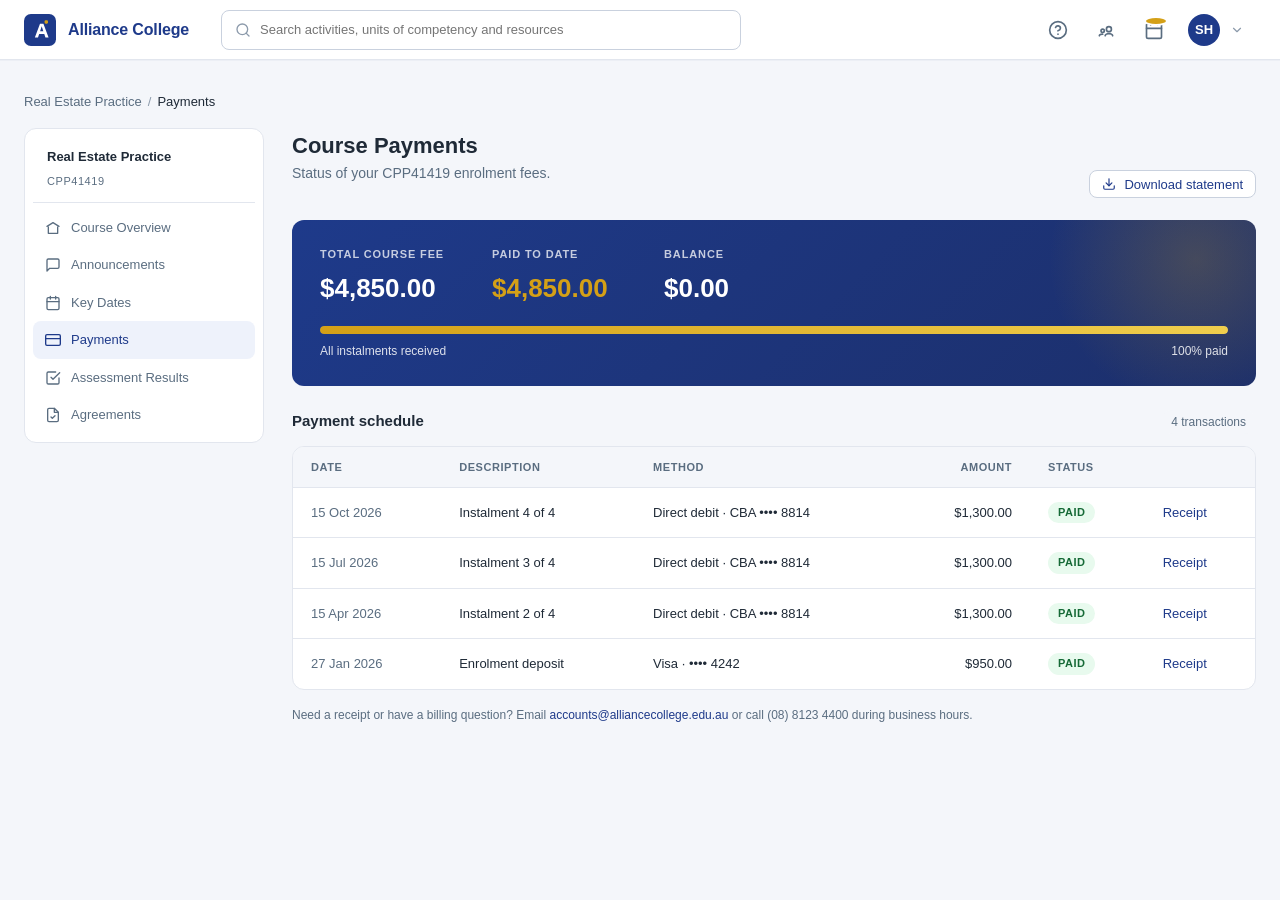
<file: payments.html>
<!DOCTYPE html>
<html lang="en">
<head>
  <meta charset="utf-8" />
  <meta name="viewport" content="width=device-width, initial-scale=1.0" />
  <title>Payments — Real Estate Practice — Alliance College</title>
  <link rel="icon" type="image/svg+xml" href="assets/img/logo-mark.svg" />
  <link rel="stylesheet" href="assets/css/styles.css" />
</head>
<body data-active-nav="payments">
  <div class="app-shell">
    <header class="top-nav">
      <a class="top-nav-logo" href="dashboard.html">
        <img src="assets/img/logo-mark.svg" alt="Alliance College" />
        <span class="name">Alliance College</span>
      </a>
      <div class="top-nav-search" style="flex:1;max-width:520px;margin-left:32px;position:relative;">
        <svg style="position:absolute;left:14px;top:50%;transform:translateY(-50%);color:var(--ac-text-light);pointer-events:none" width="16" height="16" viewBox="0 0 24 24" fill="none" stroke="currentColor" stroke-width="2" stroke-linecap="round" stroke-linejoin="round"><circle cx="11" cy="11" r="8"/><line x1="21" y1="21" x2="16.65" y2="16.65"/></svg>
        <input type="search" placeholder="Search activities, units of competency and resources" style="width:100%;height:40px;padding:0 14px 0 38px;border:1px solid var(--ac-border-strong);border-radius:var(--ac-radius);background:#fff;font-size:13px;color:var(--ac-text);" />
      </div>
      <div class="top-nav-right">
        <button class="icon-btn" aria-label="Help"><svg width="20" height="20" viewBox="0 0 24 24" fill="none" stroke="currentColor" stroke-width="2" stroke-linecap="round" stroke-linejoin="round"><circle cx="12" cy="12" r="10"/><path d="M9.09 9a3 3 0 0 1 5.83 1c0 2-3 3-3 3"/><line x1="12" y1="17" x2="12.01" y2="17"/></svg></button>
        <button class="icon-btn" aria-label="Agreements"><svg width="20" height="20" viewBox="0 0 24 24" fill="none" stroke="currentColor" stroke-width="2" stroke-linecap="round" stroke-linejoin="round"><path d="M20 19c0-1.5-2.5-2.7-4.5-2.7s-4.5 1.2-4.5 2.7M4 19c0-1 1.5-2 4-2"/><circle cx="15.5" cy="11" r="3"/><circle cx="8" cy="13" r="2"/></svg></button>
        <button class="icon-btn" aria-label="Calendar"><svg width="20" height="20" viewBox="0 0 24 24" fill="none" stroke="currentColor" stroke-width="2" stroke-linecap="round" stroke-linejoin="round"><rect x="3" y="4" width="18" height="18" rx="2" ry="2"/><line x1="16" y1="2" x2="16" y2="6"/><line x1="8" y1="2" x2="8" y2="6"/><line x1="3" y1="10" x2="21" y2="10"/></svg><span class="badge"></span></button>
        <div class="user-menu" id="userMenu" role="button" tabindex="0" aria-haspopup="true" aria-expanded="false">
          <span class="avatar">SH</span>
          <svg class="chev" width="14" height="14" viewBox="0 0 24 24" fill="none" stroke="currentColor" stroke-width="2" stroke-linecap="round" stroke-linejoin="round"><polyline points="6 9 12 15 18 9"/></svg>
          <div class="user-dropdown" id="userDropdown">
            <div class="header"><span class="name">Sophie Hartley</span><span class="email">sophie.hartley@gmail.com</span></div>
            <a href="#">My profile</a>
            <a href="#">Account settings</a>
            <a href="#">Help &amp; support</a>
            <div class="divider"></div>
            <button id="logoutBtn">Sign out</button>
          </div>
        </div>
      </div>
    </header>

    <main class="app-main">
      <div class="container">
        <nav class="breadcrumb" aria-label="Breadcrumb">
          <a href="course.html">Real Estate Practice</a>
          <span class="sep">/</span>
          <span class="current">Payments</span>
        </nav>

        <div class="course-layout">
          <aside class="course-sidebar">
            <h4>Real Estate Practice</h4>
            <p class="course-sub">CPP41419</p>
            <nav aria-label="Course menu">
              <a href="course.html"><svg width="16" height="16" viewBox="0 0 24 24" fill="none" stroke="currentColor" stroke-width="2" stroke-linecap="round" stroke-linejoin="round"><path d="M3 9.5L12 4l9 5.5"/><path d="M5 10.5V20h14V10.5"/></svg>Course Overview</a>
              <a href="announcements.html"><svg width="16" height="16" viewBox="0 0 24 24" fill="none" stroke="currentColor" stroke-width="2" stroke-linecap="round" stroke-linejoin="round"><path d="M21 15a2 2 0 0 1-2 2H7l-4 4V5a2 2 0 0 1 2-2h14a2 2 0 0 1 2 2z"/></svg>Announcements</a>
              <a href="key-dates.html"><svg width="16" height="16" viewBox="0 0 24 24" fill="none" stroke="currentColor" stroke-width="2" stroke-linecap="round" stroke-linejoin="round"><rect x="3" y="4" width="18" height="18" rx="2"/><path d="M16 2v4M8 2v4M3 10h18"/></svg>Key Dates</a>
              <a href="payments.html" class="active"><svg width="16" height="16" viewBox="0 0 24 24" fill="none" stroke="currentColor" stroke-width="2" stroke-linecap="round" stroke-linejoin="round"><rect x="1" y="4" width="22" height="16" rx="2"/><line x1="1" y1="10" x2="23" y2="10"/></svg>Payments</a>
              <a href="results.html"><svg width="16" height="16" viewBox="0 0 24 24" fill="none" stroke="currentColor" stroke-width="2" stroke-linecap="round" stroke-linejoin="round"><polyline points="9 11 12 14 22 4"/><path d="M21 12v7a2 2 0 0 1-2 2H5a2 2 0 0 1-2-2V5a2 2 0 0 1 2-2h11"/></svg>Assessment Results</a>
              <a href="agreements.html"><svg width="16" height="16" viewBox="0 0 24 24" fill="none" stroke="currentColor" stroke-width="2" stroke-linecap="round" stroke-linejoin="round"><path d="M14 2H6a2 2 0 0 0-2 2v16a2 2 0 0 0 2 2h12a2 2 0 0 0 2-2V8z"/><polyline points="14 2 14 8 20 8"/><path d="M9 15l2 2 4-4"/></svg>Agreements</a>
            </nav>
          </aside>

          <section class="course-content">
            <div class="page-head">
              <div>
                <h1>Course Payments</h1>
                <p class="subtitle">Status of your CPP41419 enrolment fees.</p>
              </div>
              <div class="actions">
                <a class="btn btn-secondary btn-sm" href="#">
                  <svg width="14" height="14" viewBox="0 0 24 24" fill="none" stroke="currentColor" stroke-width="2" stroke-linecap="round" stroke-linejoin="round"><path d="M21 15v4a2 2 0 0 1-2 2H5a2 2 0 0 1-2-2v-4"/><polyline points="7 10 12 15 17 10"/><line x1="12" y1="15" x2="12" y2="3"/></svg>
                  Download statement
                </a>
              </div>
            </div>

            <!-- Payment status -->
            <div class="payment-summary-card">
              <div class="ps-row">
                <div class="ps-block">
                  <span class="ps-label">Total course fee</span>
                  <span class="ps-value">$4,850.00</span>
                </div>
                <div class="ps-block">
                  <span class="ps-label">Paid to date</span>
                  <span class="ps-value accent">$4,850.00</span>
                </div>
                <div class="ps-block">
                  <span class="ps-label">Balance</span>
                  <span class="ps-value">$0.00</span>
                </div>
              </div>
              <div class="ps-bar-wrap">
                <div class="ps-bar-track"><div class="ps-bar-fill" style="width:100%"></div></div>
                <div class="ps-bar-meta"><span>All instalments received</span><span>100% paid</span></div>
              </div>
            </div>

            <div class="list-section-head">
              <h3>Payment schedule</h3>
              <span class="count">4 transactions</span>
            </div>

            <div class="data-table-wrap">
              <table class="data-table">
                <thead>
                  <tr>
                    <th>Date</th>
                    <th>Description</th>
                    <th>Method</th>
                    <th class="num">Amount</th>
                    <th>Status</th>
                    <th></th>
                  </tr>
                </thead>
                <tbody>
                  <tr>
                    <td class="muted">15 Oct 2026</td>
                    <td>Instalment 4 of 4</td>
                    <td>Direct debit · CBA •••• 8814</td>
                    <td class="amount num">$1,300.00</td>
                    <td><span class="badge badge-success">Paid</span></td>
                    <td><a href="#">Receipt</a></td>
                  </tr>
                  <tr>
                    <td class="muted">15 Jul 2026</td>
                    <td>Instalment 3 of 4</td>
                    <td>Direct debit · CBA •••• 8814</td>
                    <td class="amount num">$1,300.00</td>
                    <td><span class="badge badge-success">Paid</span></td>
                    <td><a href="#">Receipt</a></td>
                  </tr>
                  <tr>
                    <td class="muted">15 Apr 2026</td>
                    <td>Instalment 2 of 4</td>
                    <td>Direct debit · CBA •••• 8814</td>
                    <td class="amount num">$1,300.00</td>
                    <td><span class="badge badge-success">Paid</span></td>
                    <td><a href="#">Receipt</a></td>
                  </tr>
                  <tr>
                    <td class="muted">27 Jan 2026</td>
                    <td>Enrolment deposit</td>
                    <td>Visa · •••• 4242</td>
                    <td class="amount num">$950.00</td>
                    <td><span class="badge badge-success">Paid</span></td>
                    <td><a href="#">Receipt</a></td>
                  </tr>
                </tbody>
              </table>
            </div>

            <p style="margin-top:16px;font-size:12px;color:var(--ac-text-muted)">Need a receipt or have a billing question? Email <a href="mailto:accounts@alliancecollege.edu.au">accounts@alliancecollege.edu.au</a> or call (08) 8123 4400 during business hours.</p>
          </section>
        </div>
      </div>
    </main>
  </div>
  <script src="assets/js/app.js"></script>
</body>
</html>
</file>
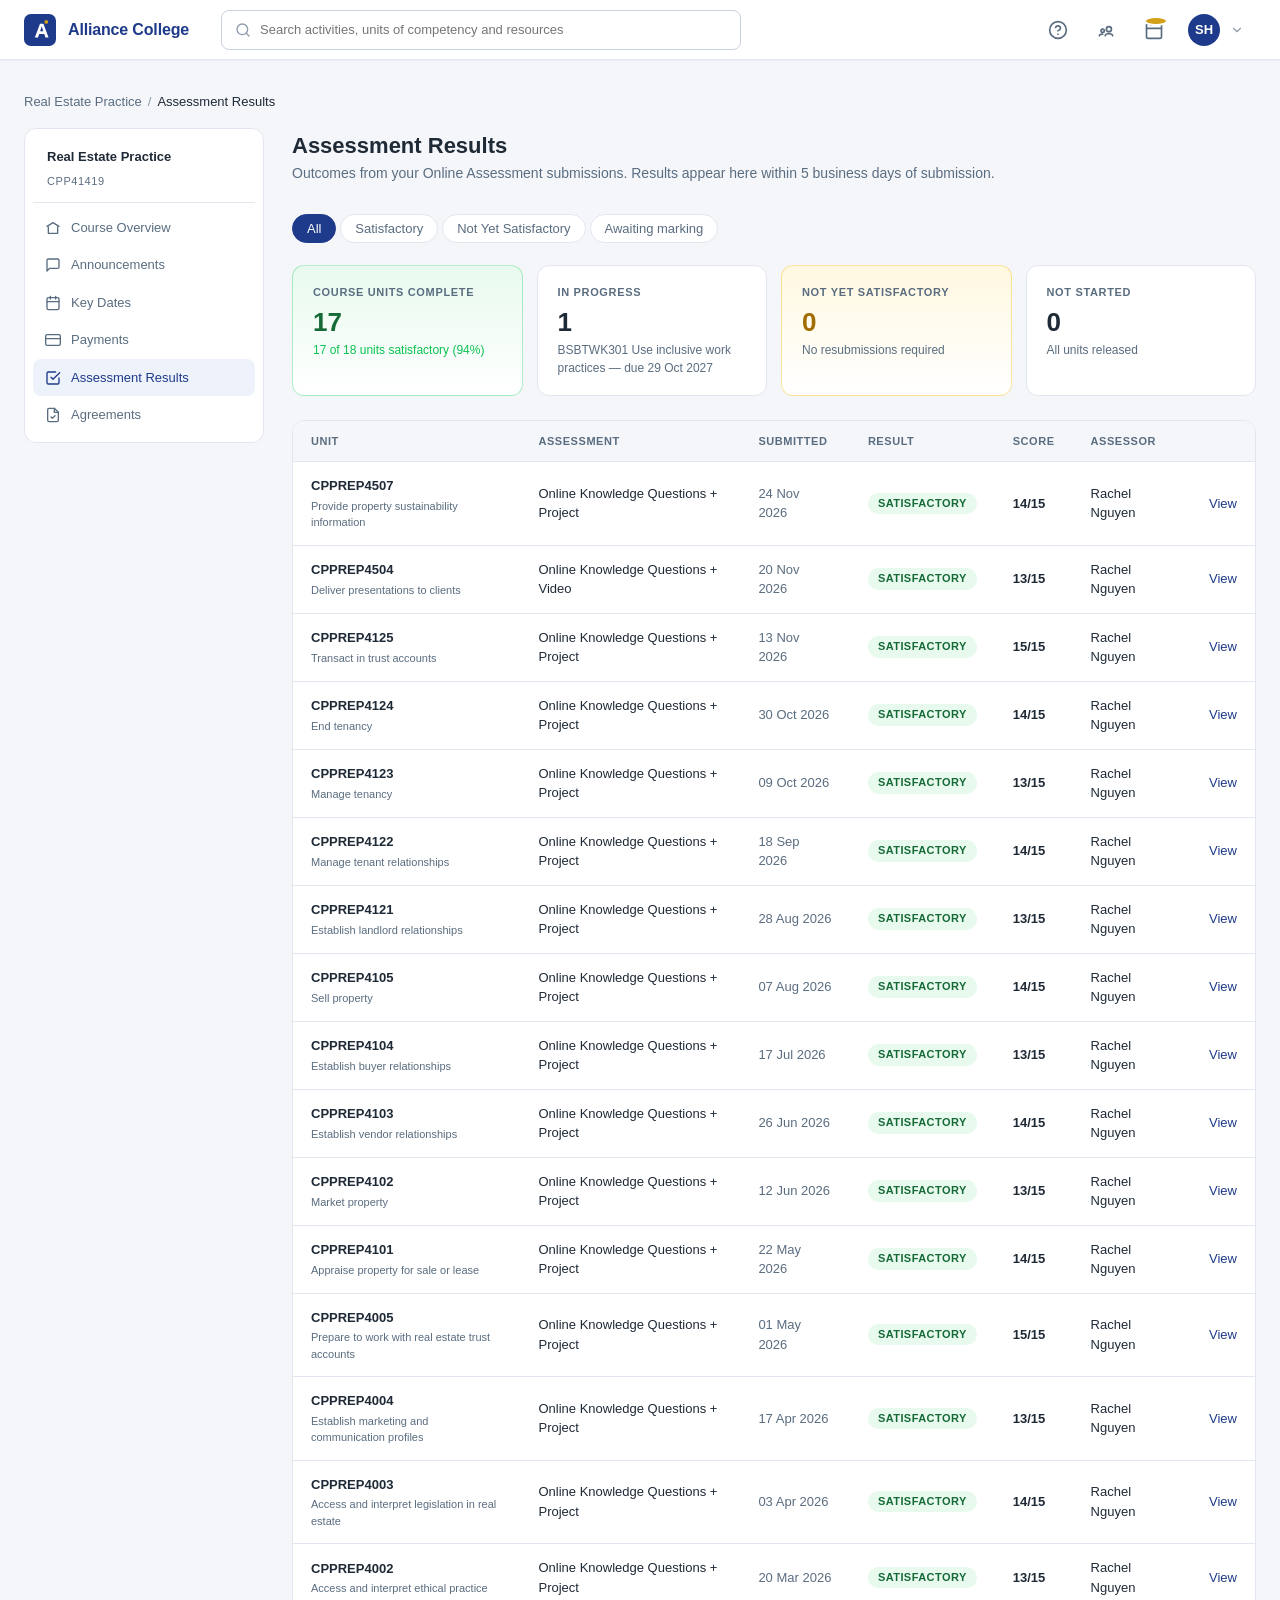
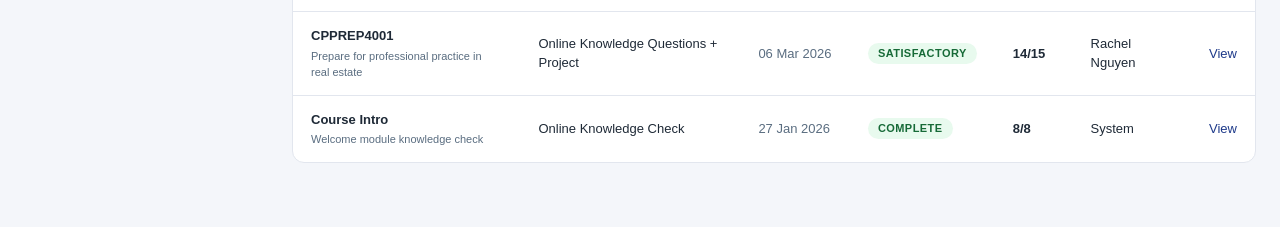
<file: results.html>
<!DOCTYPE html>
<html lang="en">
<head>
  <meta charset="utf-8" />
  <meta name="viewport" content="width=device-width, initial-scale=1.0" />
  <title>Assessment Results — Real Estate Practice — Alliance College</title>
  <link rel="icon" type="image/svg+xml" href="assets/img/logo-mark.svg" />
  <link rel="stylesheet" href="assets/css/styles.css" />
</head>
<body data-active-nav="results">
  <div class="app-shell">
    <header class="top-nav">
      <a class="top-nav-logo" href="dashboard.html">
        <img src="assets/img/logo-mark.svg" alt="Alliance College" />
        <span class="name">Alliance College</span>
      </a>
      <div class="top-nav-search" style="flex:1;max-width:520px;margin-left:32px;position:relative;">
        <svg style="position:absolute;left:14px;top:50%;transform:translateY(-50%);color:var(--ac-text-light);pointer-events:none" width="16" height="16" viewBox="0 0 24 24" fill="none" stroke="currentColor" stroke-width="2" stroke-linecap="round" stroke-linejoin="round"><circle cx="11" cy="11" r="8"/><line x1="21" y1="21" x2="16.65" y2="16.65"/></svg>
        <input type="search" placeholder="Search activities, units of competency and resources" style="width:100%;height:40px;padding:0 14px 0 38px;border:1px solid var(--ac-border-strong);border-radius:var(--ac-radius);background:#fff;font-size:13px;color:var(--ac-text);" />
      </div>
      <div class="top-nav-right">
        <button class="icon-btn" aria-label="Help"><svg width="20" height="20" viewBox="0 0 24 24" fill="none" stroke="currentColor" stroke-width="2" stroke-linecap="round" stroke-linejoin="round"><circle cx="12" cy="12" r="10"/><path d="M9.09 9a3 3 0 0 1 5.83 1c0 2-3 3-3 3"/><line x1="12" y1="17" x2="12.01" y2="17"/></svg></button>
        <button class="icon-btn" aria-label="Agreements"><svg width="20" height="20" viewBox="0 0 24 24" fill="none" stroke="currentColor" stroke-width="2" stroke-linecap="round" stroke-linejoin="round"><path d="M20 19c0-1.5-2.5-2.7-4.5-2.7s-4.5 1.2-4.5 2.7M4 19c0-1 1.5-2 4-2"/><circle cx="15.5" cy="11" r="3"/><circle cx="8" cy="13" r="2"/></svg></button>
        <button class="icon-btn" aria-label="Calendar"><svg width="20" height="20" viewBox="0 0 24 24" fill="none" stroke="currentColor" stroke-width="2" stroke-linecap="round" stroke-linejoin="round"><rect x="3" y="4" width="18" height="18" rx="2" ry="2"/><line x1="16" y1="2" x2="16" y2="6"/><line x1="8" y1="2" x2="8" y2="6"/><line x1="3" y1="10" x2="21" y2="10"/></svg><span class="badge"></span></button>
        <div class="user-menu" id="userMenu" role="button" tabindex="0" aria-haspopup="true" aria-expanded="false">
          <span class="avatar">SH</span>
          <svg class="chev" width="14" height="14" viewBox="0 0 24 24" fill="none" stroke="currentColor" stroke-width="2" stroke-linecap="round" stroke-linejoin="round"><polyline points="6 9 12 15 18 9"/></svg>
          <div class="user-dropdown" id="userDropdown">
            <div class="header"><span class="name">Sophie Hartley</span><span class="email">sophie.hartley@gmail.com</span></div>
            <a href="#">My profile</a>
            <a href="#">Account settings</a>
            <a href="#">Help &amp; support</a>
            <div class="divider"></div>
            <button id="logoutBtn">Sign out</button>
          </div>
        </div>
      </div>
    </header>

    <main class="app-main">
      <div class="container">
        <nav class="breadcrumb" aria-label="Breadcrumb">
          <a href="course.html">Real Estate Practice</a>
          <span class="sep">/</span>
          <span class="current">Assessment Results</span>
        </nav>

        <div class="course-layout">
          <aside class="course-sidebar">
            <h4>Real Estate Practice</h4>
            <p class="course-sub">CPP41419</p>
            <nav aria-label="Course menu">
              <a href="course.html"><svg width="16" height="16" viewBox="0 0 24 24" fill="none" stroke="currentColor" stroke-width="2" stroke-linecap="round" stroke-linejoin="round"><path d="M3 9.5L12 4l9 5.5"/><path d="M5 10.5V20h14V10.5"/></svg>Course Overview</a>
              <a href="announcements.html"><svg width="16" height="16" viewBox="0 0 24 24" fill="none" stroke="currentColor" stroke-width="2" stroke-linecap="round" stroke-linejoin="round"><path d="M21 15a2 2 0 0 1-2 2H7l-4 4V5a2 2 0 0 1 2-2h14a2 2 0 0 1 2 2z"/></svg>Announcements</a>
              <a href="key-dates.html"><svg width="16" height="16" viewBox="0 0 24 24" fill="none" stroke="currentColor" stroke-width="2" stroke-linecap="round" stroke-linejoin="round"><rect x="3" y="4" width="18" height="18" rx="2"/><path d="M16 2v4M8 2v4M3 10h18"/></svg>Key Dates</a>
              <a href="payments.html"><svg width="16" height="16" viewBox="0 0 24 24" fill="none" stroke="currentColor" stroke-width="2" stroke-linecap="round" stroke-linejoin="round"><rect x="1" y="4" width="22" height="16" rx="2"/><line x1="1" y1="10" x2="23" y2="10"/></svg>Payments</a>
              <a href="results.html" class="active"><svg width="16" height="16" viewBox="0 0 24 24" fill="none" stroke="currentColor" stroke-width="2" stroke-linecap="round" stroke-linejoin="round"><polyline points="9 11 12 14 22 4"/><path d="M21 12v7a2 2 0 0 1-2 2H5a2 2 0 0 1-2-2V5a2 2 0 0 1 2-2h11"/></svg>Assessment Results</a>
              <a href="agreements.html"><svg width="16" height="16" viewBox="0 0 24 24" fill="none" stroke="currentColor" stroke-width="2" stroke-linecap="round" stroke-linejoin="round"><path d="M14 2H6a2 2 0 0 0-2 2v16a2 2 0 0 0 2 2h12a2 2 0 0 0 2-2V8z"/><polyline points="14 2 14 8 20 8"/><path d="M9 15l2 2 4-4"/></svg>Agreements</a>
            </nav>
          </aside>

          <section class="course-content">
            <div class="page-head">
              <div>
                <h1>Assessment Results</h1>
                <p class="subtitle">Outcomes from your Online Assessment submissions. Results appear here within 5 business days of submission.</p>
              </div>
              <div class="filter-pills">
                <button class="active" type="button">All</button>
                <button type="button">Satisfactory</button>
                <button type="button">Not Yet Satisfactory</button>
                <button type="button">Awaiting marking</button>
              </div>
            </div>

            <div class="stats-strip">
              <div class="stat-card success"><span class="label">Course units complete</span><span class="value">17</span><span class="delta up">17 of 18 units satisfactory (94%)</span></div>
              <div class="stat-card"><span class="label">In Progress</span><span class="value">1</span><span class="delta">BSBTWK301 Use inclusive work practices — due 29 Oct 2027</span></div>
              <div class="stat-card warn"><span class="label">Not Yet Satisfactory</span><span class="value">0</span><span class="delta">No resubmissions required</span></div>
              <div class="stat-card"><span class="label">Not started</span><span class="value">0</span><span class="delta">All units released</span></div>
            </div>

            <div class="data-table-wrap">
              <table class="data-table">
                <thead>
                  <tr>
                    <th>Unit</th>
                    <th>Assessment</th>
                    <th>Submitted</th>
                    <th>Result</th>
                    <th>Score</th>
                    <th>Assessor</th>
                    <th></th>
                  </tr>
                </thead>
                <tbody>
                  <tr>
                    <td><span class="unit-code">CPPREP4507</span><div class="muted" style="font-size:11px;margin-top:2px">Provide property sustainability information</div></td>
                    <td>Online Knowledge Questions + Project</td>
                    <td class="muted">24 Nov 2026</td>
                    <td><span class="badge badge-success">Satisfactory</span></td>
                    <td class="strong">14/15</td>
                    <td>Rachel Nguyen</td>
                    <td><a href="unit.html?u=cpprep4507">View</a></td>
                  </tr>
                  <tr>
                    <td><span class="unit-code">CPPREP4504</span><div class="muted" style="font-size:11px;margin-top:2px">Deliver presentations to clients</div></td>
                    <td>Online Knowledge Questions + Video</td>
                    <td class="muted">20 Nov 2026</td>
                    <td><span class="badge badge-success">Satisfactory</span></td>
                    <td class="strong">13/15</td>
                    <td>Rachel Nguyen</td>
                    <td><a href="unit.html?u=cpprep4504">View</a></td>
                  </tr>
                  <tr>
                    <td><span class="unit-code">CPPREP4125</span><div class="muted" style="font-size:11px;margin-top:2px">Transact in trust accounts</div></td>
                    <td>Online Knowledge Questions + Project</td>
                    <td class="muted">13 Nov 2026</td>
                    <td><span class="badge badge-success">Satisfactory</span></td>
                    <td class="strong">15/15</td>
                    <td>Rachel Nguyen</td>
                    <td><a href="unit.html?u=cpprep4125">View</a></td>
                  </tr>
                  <tr>
                    <td><span class="unit-code">CPPREP4124</span><div class="muted" style="font-size:11px;margin-top:2px">End tenancy</div></td>
                    <td>Online Knowledge Questions + Project</td>
                    <td class="muted">30 Oct 2026</td>
                    <td><span class="badge badge-success">Satisfactory</span></td>
                    <td class="strong">14/15</td>
                    <td>Rachel Nguyen</td>
                    <td><a href="unit.html?u=cpprep4124">View</a></td>
                  </tr>
                  <tr>
                    <td><span class="unit-code">CPPREP4123</span><div class="muted" style="font-size:11px;margin-top:2px">Manage tenancy</div></td>
                    <td>Online Knowledge Questions + Project</td>
                    <td class="muted">09 Oct 2026</td>
                    <td><span class="badge badge-success">Satisfactory</span></td>
                    <td class="strong">13/15</td>
                    <td>Rachel Nguyen</td>
                    <td><a href="unit.html?u=cpprep4123">View</a></td>
                  </tr>
                  <tr>
                    <td><span class="unit-code">CPPREP4122</span><div class="muted" style="font-size:11px;margin-top:2px">Manage tenant relationships</div></td>
                    <td>Online Knowledge Questions + Project</td>
                    <td class="muted">18 Sep 2026</td>
                    <td><span class="badge badge-success">Satisfactory</span></td>
                    <td class="strong">14/15</td>
                    <td>Rachel Nguyen</td>
                    <td><a href="unit.html?u=cpprep4122">View</a></td>
                  </tr>
                  <tr>
                    <td><span class="unit-code">CPPREP4121</span><div class="muted" style="font-size:11px;margin-top:2px">Establish landlord relationships</div></td>
                    <td>Online Knowledge Questions + Project</td>
                    <td class="muted">28 Aug 2026</td>
                    <td><span class="badge badge-success">Satisfactory</span></td>
                    <td class="strong">13/15</td>
                    <td>Rachel Nguyen</td>
                    <td><a href="unit.html?u=cpprep4121">View</a></td>
                  </tr>
                  <tr>
                    <td><span class="unit-code">CPPREP4105</span><div class="muted" style="font-size:11px;margin-top:2px">Sell property</div></td>
                    <td>Online Knowledge Questions + Project</td>
                    <td class="muted">07 Aug 2026</td>
                    <td><span class="badge badge-success">Satisfactory</span></td>
                    <td class="strong">14/15</td>
                    <td>Rachel Nguyen</td>
                    <td><a href="unit.html?u=cpprep4105">View</a></td>
                  </tr>
                  <tr>
                    <td><span class="unit-code">CPPREP4104</span><div class="muted" style="font-size:11px;margin-top:2px">Establish buyer relationships</div></td>
                    <td>Online Knowledge Questions + Project</td>
                    <td class="muted">17 Jul 2026</td>
                    <td><span class="badge badge-success">Satisfactory</span></td>
                    <td class="strong">13/15</td>
                    <td>Rachel Nguyen</td>
                    <td><a href="unit.html?u=cpprep4104">View</a></td>
                  </tr>
                  <tr>
                    <td><span class="unit-code">CPPREP4103</span><div class="muted" style="font-size:11px;margin-top:2px">Establish vendor relationships</div></td>
                    <td>Online Knowledge Questions + Project</td>
                    <td class="muted">26 Jun 2026</td>
                    <td><span class="badge badge-success">Satisfactory</span></td>
                    <td class="strong">14/15</td>
                    <td>Rachel Nguyen</td>
                    <td><a href="unit.html?u=cpprep4103">View</a></td>
                  </tr>
                  <tr>
                    <td><span class="unit-code">CPPREP4102</span><div class="muted" style="font-size:11px;margin-top:2px">Market property</div></td>
                    <td>Online Knowledge Questions + Project</td>
                    <td class="muted">12 Jun 2026</td>
                    <td><span class="badge badge-success">Satisfactory</span></td>
                    <td class="strong">13/15</td>
                    <td>Rachel Nguyen</td>
                    <td><a href="unit.html?u=cpprep4102">View</a></td>
                  </tr>
                  <tr>
                    <td><span class="unit-code">CPPREP4101</span><div class="muted" style="font-size:11px;margin-top:2px">Appraise property for sale or lease</div></td>
                    <td>Online Knowledge Questions + Project</td>
                    <td class="muted">22 May 2026</td>
                    <td><span class="badge badge-success">Satisfactory</span></td>
                    <td class="strong">14/15</td>
                    <td>Rachel Nguyen</td>
                    <td><a href="unit.html?u=cpprep4101">View</a></td>
                  </tr>
                  <tr>
                    <td><span class="unit-code">CPPREP4005</span><div class="muted" style="font-size:11px;margin-top:2px">Prepare to work with real estate trust accounts</div></td>
                    <td>Online Knowledge Questions + Project</td>
                    <td class="muted">01 May 2026</td>
                    <td><span class="badge badge-success">Satisfactory</span></td>
                    <td class="strong">15/15</td>
                    <td>Rachel Nguyen</td>
                    <td><a href="unit.html?u=cpprep4005">View</a></td>
                  </tr>
                  <tr>
                    <td><span class="unit-code">CPPREP4004</span><div class="muted" style="font-size:11px;margin-top:2px">Establish marketing and communication profiles</div></td>
                    <td>Online Knowledge Questions + Project</td>
                    <td class="muted">17 Apr 2026</td>
                    <td><span class="badge badge-success">Satisfactory</span></td>
                    <td class="strong">13/15</td>
                    <td>Rachel Nguyen</td>
                    <td><a href="unit.html?u=cpprep4004">View</a></td>
                  </tr>
                  <tr>
                    <td><span class="unit-code">CPPREP4003</span><div class="muted" style="font-size:11px;margin-top:2px">Access and interpret legislation in real estate</div></td>
                    <td>Online Knowledge Questions + Project</td>
                    <td class="muted">03 Apr 2026</td>
                    <td><span class="badge badge-success">Satisfactory</span></td>
                    <td class="strong">14/15</td>
                    <td>Rachel Nguyen</td>
                    <td><a href="unit.html?u=cpprep4003">View</a></td>
                  </tr>
                  <tr>
                    <td><span class="unit-code">CPPREP4002</span><div class="muted" style="font-size:11px;margin-top:2px">Access and interpret ethical practice</div></td>
                    <td>Online Knowledge Questions + Project</td>
                    <td class="muted">20 Mar 2026</td>
                    <td><span class="badge badge-success">Satisfactory</span></td>
                    <td class="strong">13/15</td>
                    <td>Rachel Nguyen</td>
                    <td><a href="unit.html?u=cpprep4002">View</a></td>
                  </tr>
                  <tr>
                    <td><span class="unit-code">CPPREP4001</span><div class="muted" style="font-size:11px;margin-top:2px">Prepare for professional practice in real estate</div></td>
                    <td>Online Knowledge Questions + Project</td>
                    <td class="muted">06 Mar 2026</td>
                    <td><span class="badge badge-success">Satisfactory</span></td>
                    <td class="strong">14/15</td>
                    <td>Rachel Nguyen</td>
                    <td><a href="unit.html?u=cpprep4001">View</a></td>
                  </tr>
                  <tr>
                    <td><span class="unit-code">Course Intro</span><div class="muted" style="font-size:11px;margin-top:2px">Welcome module knowledge check</div></td>
                    <td>Online Knowledge Check</td>
                    <td class="muted">27 Jan 2026</td>
                    <td><span class="badge badge-success">Complete</span></td>
                    <td class="strong">8/8</td>
                    <td>System</td>
                    <td><a href="unit.html?u=intro">View</a></td>
                  </tr>
                </tbody>
              </table>
            </div>
          </section>
        </div>
      </div>
    </main>
  </div>
  <script src="assets/js/app.js"></script>
</body>
</html>
</file>
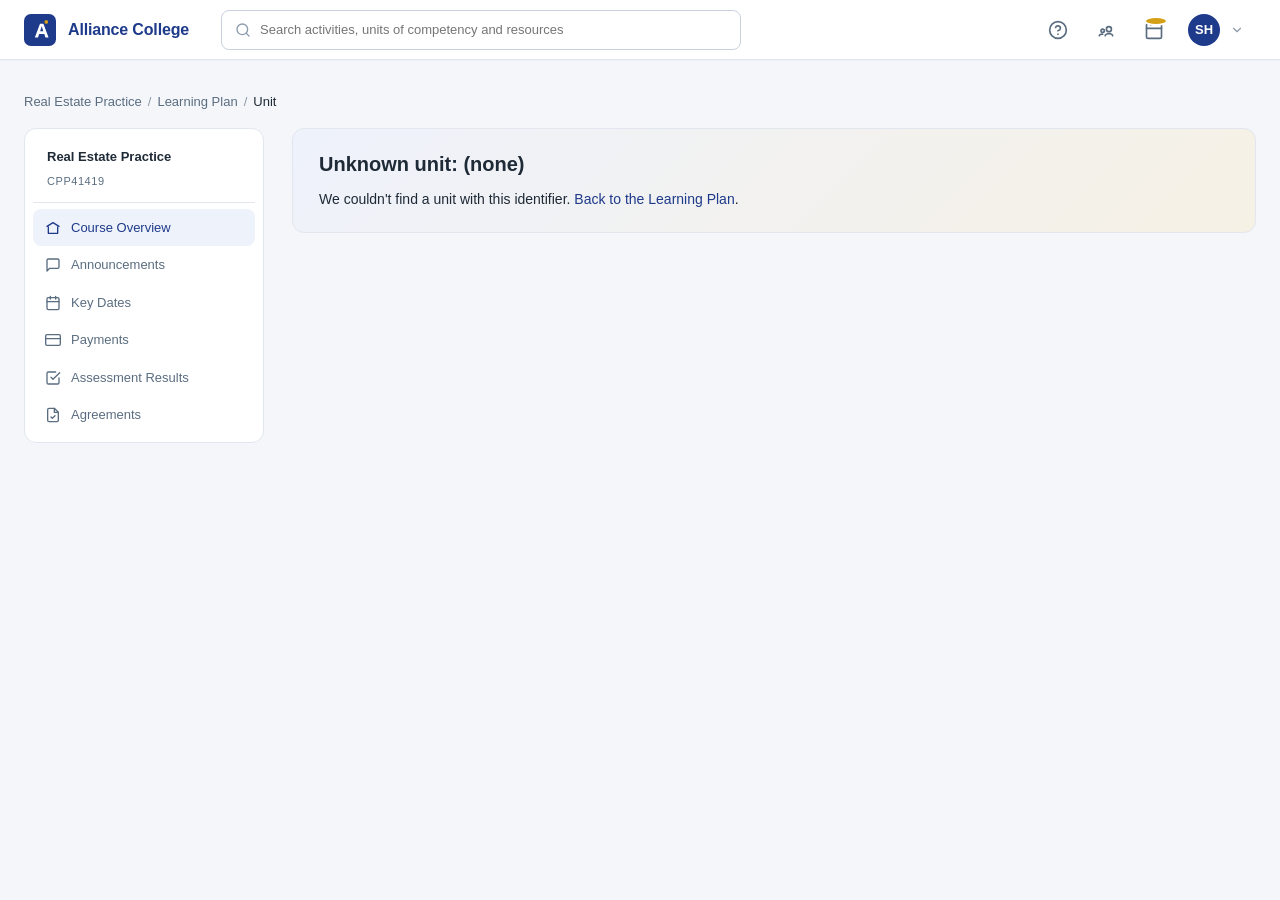
<file: unit.html>
<!DOCTYPE html>
<html lang="en">
<head>
  <meta charset="utf-8" />
  <meta name="viewport" content="width=device-width, initial-scale=1.0" />
  <title>Unit — Alliance College</title>
  <link rel="icon" type="image/svg+xml" href="assets/img/logo-mark.svg" />
  <link rel="stylesheet" href="assets/css/styles.css" />
</head>
<body data-active-nav="overview">
  <div class="app-shell">
    <header class="top-nav">
      <a class="top-nav-logo" href="dashboard.html">
        <img src="assets/img/logo-mark.svg" alt="Alliance College" />
        <span class="name">Alliance College</span>
      </a>
      <div class="top-nav-search" style="flex:1;max-width:520px;margin-left:32px;position:relative;">
        <svg style="position:absolute;left:14px;top:50%;transform:translateY(-50%);color:var(--ac-text-light);pointer-events:none" width="16" height="16" viewBox="0 0 24 24" fill="none" stroke="currentColor" stroke-width="2" stroke-linecap="round" stroke-linejoin="round"><circle cx="11" cy="11" r="8"/><line x1="21" y1="21" x2="16.65" y2="16.65"/></svg>
        <input type="search" placeholder="Search activities, units of competency and resources" style="width:100%;height:40px;padding:0 14px 0 38px;border:1px solid var(--ac-border-strong);border-radius:var(--ac-radius);background:#fff;font-size:13px;color:var(--ac-text);" />
      </div>
      <div class="top-nav-right">
        <button class="icon-btn" aria-label="Help"><svg width="20" height="20" viewBox="0 0 24 24" fill="none" stroke="currentColor" stroke-width="2" stroke-linecap="round" stroke-linejoin="round"><circle cx="12" cy="12" r="10"/><path d="M9.09 9a3 3 0 0 1 5.83 1c0 2-3 3-3 3"/><line x1="12" y1="17" x2="12.01" y2="17"/></svg></button>
        <button class="icon-btn" aria-label="Agreements"><svg width="20" height="20" viewBox="0 0 24 24" fill="none" stroke="currentColor" stroke-width="2" stroke-linecap="round" stroke-linejoin="round"><path d="M20 19c0-1.5-2.5-2.7-4.5-2.7s-4.5 1.2-4.5 2.7M4 19c0-1 1.5-2 4-2"/><circle cx="15.5" cy="11" r="3"/><circle cx="8" cy="13" r="2"/></svg></button>
        <button class="icon-btn" aria-label="Calendar"><svg width="20" height="20" viewBox="0 0 24 24" fill="none" stroke="currentColor" stroke-width="2" stroke-linecap="round" stroke-linejoin="round"><rect x="3" y="4" width="18" height="18" rx="2" ry="2"/><line x1="16" y1="2" x2="16" y2="6"/><line x1="8" y1="2" x2="8" y2="6"/><line x1="3" y1="10" x2="21" y2="10"/></svg><span class="badge"></span></button>
        <div class="user-menu" id="userMenu" role="button" tabindex="0" aria-haspopup="true" aria-expanded="false">
          <span class="avatar">SH</span>
          <svg class="chev" width="14" height="14" viewBox="0 0 24 24" fill="none" stroke="currentColor" stroke-width="2" stroke-linecap="round" stroke-linejoin="round"><polyline points="6 9 12 15 18 9"/></svg>
          <div class="user-dropdown" id="userDropdown">
            <div class="header"><span class="name">Sophie Hartley</span><span class="email">sophie.hartley@gmail.com</span></div>
            <a href="#">My profile</a>
            <a href="#">Account settings</a>
            <a href="#">Help &amp; support</a>
            <div class="divider"></div>
            <button id="logoutBtn">Sign out</button>
          </div>
        </div>
      </div>
    </header>

    <main class="app-main">
      <div class="container">
        <nav class="breadcrumb" aria-label="Breadcrumb">
          <a href="course.html">Real Estate Practice</a>
          <span class="sep">/</span>
          <a href="course.html">Learning Plan</a>
          <span class="sep">/</span>
          <span class="current" id="crumb-unit">Unit</span>
        </nav>

        <div class="course-layout">
          <aside class="course-sidebar">
            <h4>Real Estate Practice</h4>
            <p class="course-sub">CPP41419</p>
            <nav aria-label="Course menu">
              <a href="course.html" class="active"><svg width="16" height="16" viewBox="0 0 24 24" fill="none" stroke="currentColor" stroke-width="2" stroke-linecap="round" stroke-linejoin="round"><path d="M3 9.5L12 4l9 5.5"/><path d="M5 10.5V20h14V10.5"/></svg>Course Overview</a>
              <a href="announcements.html"><svg width="16" height="16" viewBox="0 0 24 24" fill="none" stroke="currentColor" stroke-width="2" stroke-linecap="round" stroke-linejoin="round"><path d="M21 15a2 2 0 0 1-2 2H7l-4 4V5a2 2 0 0 1 2-2h14a2 2 0 0 1 2 2z"/></svg>Announcements</a>
              <a href="key-dates.html"><svg width="16" height="16" viewBox="0 0 24 24" fill="none" stroke="currentColor" stroke-width="2" stroke-linecap="round" stroke-linejoin="round"><rect x="3" y="4" width="18" height="18" rx="2"/><path d="M16 2v4M8 2v4M3 10h18"/></svg>Key Dates</a>
              <a href="payments.html"><svg width="16" height="16" viewBox="0 0 24 24" fill="none" stroke="currentColor" stroke-width="2" stroke-linecap="round" stroke-linejoin="round"><rect x="1" y="4" width="22" height="16" rx="2"/><line x1="1" y1="10" x2="23" y2="10"/></svg>Payments</a>
              <a href="results.html"><svg width="16" height="16" viewBox="0 0 24 24" fill="none" stroke="currentColor" stroke-width="2" stroke-linecap="round" stroke-linejoin="round"><polyline points="9 11 12 14 22 4"/><path d="M21 12v7a2 2 0 0 1-2 2H5a2 2 0 0 1-2-2V5a2 2 0 0 1 2-2h11"/></svg>Assessment Results</a>
              <a href="agreements.html"><svg width="16" height="16" viewBox="0 0 24 24" fill="none" stroke="currentColor" stroke-width="2" stroke-linecap="round" stroke-linejoin="round"><path d="M14 2H6a2 2 0 0 0-2 2v16a2 2 0 0 0 2 2h12a2 2 0 0 0 2-2V8z"/><polyline points="14 2 14 8 20 8"/><path d="M9 15l2 2 4-4"/></svg>Agreements</a>
            </nav>
          </aside>

          <section class="course-content" id="unit-root">
            <!-- Filled in by units.js based on ?u=<id> -->
            <div style="text-align:center;padding:40px;color:var(--ac-text-muted)">Loading…</div>
          </section>
        </div>
      </div>
    </main>
  </div>
  <script src="assets/js/app.js"></script>
  <script src="assets/js/units.js"></script>
</body>
</html>
</file>
<file: assets/css/styles.css>
/* Alliance College — learner portal
   Login page, learner dashboard, and course activity overview share this stylesheet. */

:root {
  --ac-primary: #1e3a8a;          /* deep navy — primary brand */
  --ac-primary-600: #2952b3;
  --ac-primary-700: #1c2f6b;
  --ac-primary-50: #eef2fb;
  --ac-accent: #d4a017;           /* warm gold accent */
  --ac-accent-600: #b78812;
  --ac-text: #1f2a37;
  --ac-text-muted: #5a6d80;
  --ac-text-light: #8c9aab;
  --ac-bg: #f4f6fa;
  --ac-card: #ffffff;
  --ac-border: #e2e6ee;
  --ac-border-strong: #c9d1de;
  --ac-success: #0ac251;
  --ac-success-50: #e8faee;
  --ac-warn: #f6bf16;
  --ac-warn-50: #fff8e0;
  --ac-danger: #d83f3f;
  --ac-info: #4665ef;
  --ac-info-50: #eef1ff;
  --ac-radius: 8px;
  --ac-radius-sm: 4px;
  --ac-radius-lg: 12px;
  --ac-shadow-sm: 0 1px 2px rgba(28, 47, 107, 0.06), 0 0 0 1px rgba(28, 47, 107, 0.04);
  --ac-shadow: 0 4px 12px rgba(28, 47, 107, 0.08), 0 0 0 1px rgba(28, 47, 107, 0.04);
  --ac-shadow-lg: 0 16px 32px rgba(28, 47, 107, 0.12), 0 0 0 1px rgba(28, 47, 107, 0.05);
  --ac-nav-height: 60px;
  --ac-sidebar-width: 72px;
}

* { box-sizing: border-box; -webkit-tap-highlight-color: rgba(0, 0, 0, 0); }
html, body { margin: 0; padding: 0; font-family: 'Inter', 'Roboto', -apple-system, BlinkMacSystemFont, 'Segoe UI', Helvetica, Arial, sans-serif; color: var(--ac-text); background: var(--ac-bg); }
body { font-size: 14px; line-height: 1.5; }
a { color: var(--ac-primary); text-decoration: none; }
a:hover { text-decoration: underline; }
button { font-family: inherit; cursor: pointer; }
input, select, textarea { font-family: inherit; }

/* ---------- Buttons ---------- */
.btn { display: inline-flex; align-items: center; justify-content: center; gap: 8px; padding: 10px 18px; border-radius: var(--ac-radius); border: 1px solid transparent; font-weight: 500; font-size: 14px; line-height: 1; transition: background .15s, border-color .15s, color .15s, box-shadow .15s; cursor: pointer; }
.btn-primary { background: var(--ac-primary); color: #fff; }
.btn-primary:hover { background: var(--ac-primary-600); }
.btn-primary:active { background: var(--ac-primary-700); }
.btn-secondary { background: #fff; color: var(--ac-primary); border-color: var(--ac-border-strong); }
.btn-secondary:hover { background: var(--ac-primary-50); border-color: var(--ac-primary); }
.btn-ghost { background: transparent; color: var(--ac-text-muted); }
.btn-ghost:hover { background: var(--ac-primary-50); color: var(--ac-primary); }
.btn-block { width: 100%; }
.btn-lg { padding: 14px 22px; font-size: 15px; }
.btn-sm { padding: 6px 12px; font-size: 13px; }

/* ============================================================
   LOGIN PAGE
   ============================================================ */
.login-shell { min-height: 100vh; display: grid; grid-template-columns: 1fr 1fr; }
.login-shell .left-panel { display: flex; flex-direction: column; justify-content: center; align-items: center; padding: 32px; background: #fff; }
.login-shell .right-panel { display: flex; flex-direction: column; justify-content: space-between; align-items: stretch; padding: 48px; background: linear-gradient(135deg, var(--ac-primary) 0%, var(--ac-primary-700) 100%); color: #fff; position: relative; overflow: hidden; }
.login-shell .right-panel::before { content: ""; position: absolute; top: -120px; right: -120px; width: 360px; height: 360px; background: radial-gradient(circle, rgba(212, 160, 23, 0.25) 0%, transparent 70%); border-radius: 50%; }
.login-shell .right-panel::after { content: ""; position: absolute; bottom: -160px; left: -100px; width: 420px; height: 420px; background: radial-gradient(circle, rgba(255, 255, 255, 0.08) 0%, transparent 70%); border-radius: 50%; }
.login-shell .right-panel-content { position: relative; z-index: 1; max-width: 460px; margin: auto; text-align: left; }
.login-shell .right-panel h2 { font-size: 32px; font-weight: 600; line-height: 1.25; margin: 0 0 16px 0; }
.login-shell .right-panel p { font-size: 16px; line-height: 1.6; margin: 0 0 24px 0; color: rgba(255, 255, 255, 0.85); }
.login-shell .right-panel-quote { padding: 20px 24px; border-left: 3px solid var(--ac-accent); background: rgba(255, 255, 255, 0.06); border-radius: 0 var(--ac-radius) var(--ac-radius) 0; font-style: italic; }
.login-shell .right-panel-quote .author { display: block; font-style: normal; margin-top: 8px; font-size: 13px; color: rgba(255, 255, 255, 0.7); }

.login-box-container { width: 100%; max-width: 420px; }
.login-logo { display: flex; align-items: center; justify-content: center; margin-bottom: 32px; }
.login-logo img { height: 56px; }
.login-title { font-size: 24px; font-weight: 600; margin: 0 0 8px 0; text-align: center; }
.login-subtitle { color: var(--ac-text-muted); text-align: center; margin: 0 0 32px 0; font-size: 14px; }

.field-group { margin-bottom: 18px; }
.field-label { display: block; font-size: 13px; font-weight: 500; color: var(--ac-text); margin-bottom: 6px; }
.field-input { width: 100%; height: 44px; padding: 0 14px; font-size: 14px; border: 1px solid var(--ac-border-strong); border-radius: var(--ac-radius); background: #fff; color: var(--ac-text); transition: border-color .15s, box-shadow .15s; }
.field-input:focus { outline: none; border-color: var(--ac-primary); box-shadow: 0 0 0 3px var(--ac-primary-50); }
.password-field { position: relative; }
.password-field .show-password { position: absolute; top: 50%; right: 12px; transform: translateY(-50%); font-size: 12px; font-weight: 600; color: var(--ac-primary); cursor: pointer; user-select: none; padding: 4px 6px; border-radius: var(--ac-radius-sm); }
.password-field .show-password:hover { background: var(--ac-primary-50); }

.stay-signed-in-row { display: flex; align-items: center; justify-content: space-between; margin-bottom: 24px; font-size: 13px; }
.stay-signed-in-row label { display: flex; align-items: center; gap: 8px; color: var(--ac-text-muted); cursor: pointer; }
.stay-signed-in-row input[type="checkbox"] { width: 16px; height: 16px; accent-color: var(--ac-primary); }
.forgot-link { color: var(--ac-primary); font-weight: 500; }

.or-divider { display: flex; align-items: center; gap: 12px; color: var(--ac-text-light); font-size: 12px; text-transform: uppercase; letter-spacing: 0.06em; margin: 24px 0; }
.or-divider::before, .or-divider::after { content: ""; flex: 1 1 auto; height: 1px; background: var(--ac-border); }

.idp-button { display: flex; align-items: center; justify-content: center; gap: 10px; width: 100%; height: 44px; background: #fff; border: 1px solid var(--ac-border-strong); border-radius: var(--ac-radius); color: var(--ac-text); font-size: 14px; font-weight: 500; cursor: pointer; transition: background .15s, border-color .15s; margin-bottom: 10px; }
.idp-button:hover { background: var(--ac-primary-50); border-color: var(--ac-primary); }
.idp-button svg, .idp-button img { width: 18px; height: 18px; }

.login-footer { margin-top: 32px; text-align: center; font-size: 12px; color: var(--ac-text-light); }
.login-footer a { color: var(--ac-text-muted); }

.login-notice { display: flex; gap: 12px; padding: 14px 16px; background: var(--ac-info-50); border: 1px solid var(--ac-info); border-radius: var(--ac-radius); font-size: 13px; color: var(--ac-text); margin-bottom: 20px; }
.login-notice.success { background: var(--ac-success-50); border-color: var(--ac-success); }
.login-notice .icon { flex-shrink: 0; }

/* ============================================================
   APP SHELL (Dashboard + Course pages)
   ============================================================ */
.app-shell { min-height: 100vh; display: flex; flex-direction: column; background: var(--ac-bg); }

.top-nav { height: var(--ac-nav-height); background: #fff; border-bottom: 1px solid var(--ac-border); display: flex; align-items: center; padding: 0 24px; position: sticky; top: 0; z-index: 50; box-shadow: 0 1px 0 rgba(28, 47, 107, 0.03); }
.top-nav-logo { display: flex; align-items: center; gap: 12px; }
.top-nav-logo img { height: 32px; }
.top-nav-logo .name { font-weight: 600; font-size: 16px; color: var(--ac-primary); letter-spacing: -0.01em; }
.top-nav-links { display: flex; gap: 4px; margin-left: 32px; }
.top-nav-links a { padding: 8px 14px; border-radius: var(--ac-radius); color: var(--ac-text-muted); font-weight: 500; font-size: 14px; transition: background .15s, color .15s; }
.top-nav-links a:hover { background: var(--ac-primary-50); color: var(--ac-primary); text-decoration: none; }
.top-nav-links a.active { color: var(--ac-primary); background: var(--ac-primary-50); }
.top-nav-right { margin-left: auto; display: flex; align-items: center; gap: 12px; }
.icon-btn { width: 36px; height: 36px; border-radius: 50%; border: none; background: transparent; color: var(--ac-text-muted); display: inline-flex; align-items: center; justify-content: center; cursor: pointer; transition: background .15s, color .15s; position: relative; }
.icon-btn:hover { background: var(--ac-bg); color: var(--ac-primary); }
.icon-btn .badge { position: absolute; top: 4px; right: 4px; width: 8px; height: 8px; background: var(--ac-accent); border-radius: 50%; border: 2px solid #fff; }

.user-menu { display: flex; align-items: center; gap: 10px; padding: 4px 12px 4px 4px; border-radius: 999px; cursor: pointer; transition: background .15s; position: relative; }
.user-menu:hover { background: var(--ac-bg); }
.avatar { width: 32px; height: 32px; border-radius: 50%; background: var(--ac-primary); color: #fff; display: inline-flex; align-items: center; justify-content: center; font-weight: 600; font-size: 13px; }
.user-menu .name { font-weight: 500; font-size: 13px; color: var(--ac-text); }
.user-menu .chev { color: var(--ac-text-light); }

.user-dropdown { position: absolute; top: calc(100% + 8px); right: 0; min-width: 220px; background: #fff; border: 1px solid var(--ac-border); border-radius: var(--ac-radius); box-shadow: var(--ac-shadow-lg); padding: 6px; display: none; z-index: 100; }
.user-dropdown.open { display: block; }
.user-dropdown a, .user-dropdown button { display: flex; align-items: center; gap: 10px; width: 100%; padding: 9px 12px; border-radius: var(--ac-radius-sm); color: var(--ac-text); font-size: 13px; font-weight: 500; text-decoration: none; background: transparent; border: none; text-align: left; cursor: pointer; }
.user-dropdown a:hover, .user-dropdown button:hover { background: var(--ac-bg); color: var(--ac-primary); }
.user-dropdown .divider { height: 1px; background: var(--ac-border); margin: 6px 0; }
.user-dropdown .header { padding: 12px 12px 8px; border-bottom: 1px solid var(--ac-border); margin-bottom: 6px; }
.user-dropdown .header .name { display: block; font-weight: 600; color: var(--ac-text); }
.user-dropdown .header .email { display: block; font-size: 12px; color: var(--ac-text-muted); margin-top: 2px; }

.app-main { flex: 1; padding: 32px 24px 64px; }
.container { max-width: 1280px; margin: 0 auto; }
.container-narrow { max-width: 1120px; margin: 0 auto; }

/* Dashboard layout: course list + announcements rail */
.dash-layout { display: grid; grid-template-columns: minmax(0, 1fr) 360px; gap: 28px; align-items: start; }
.dash-main { min-width: 0; }
.dash-rail { display: flex; flex-direction: column; gap: 20px; position: sticky; top: calc(var(--ac-nav-height) + 24px); }
@media (max-width: 1024px) {
  .dash-layout { grid-template-columns: 1fr; }
  .dash-rail { position: static; }
}

/* Row-style course card (replaces tile in dashboard) */
.course-row { display: flex; align-items: stretch; background: #fff; border: 1px solid var(--ac-border); border-radius: var(--ac-radius-lg); padding: 18px 22px; gap: 18px; cursor: pointer; transition: border-color .15s, box-shadow .15s; text-decoration: none; color: inherit; margin-bottom: 14px; }
.course-row:hover { border-color: var(--ac-primary); box-shadow: var(--ac-shadow); text-decoration: none; }
.course-row .thumb { width: 56px; height: 56px; border-radius: var(--ac-radius); background: var(--ac-primary-50); color: var(--ac-primary); display: inline-flex; align-items: center; justify-content: center; flex-shrink: 0; overflow: hidden; }
.course-row .thumb svg { width: 32px; height: 32px; }
.course-row .thumb.green { background: #e7f5ee; color: #0f5132; }
.course-row .thumb.gold { background: #fbf2dc; color: var(--ac-accent-600); }
.course-row .row-body { flex: 1; min-width: 0; display: flex; flex-direction: column; gap: 6px; }
.course-row .row-title { font-size: 16px; font-weight: 600; margin: 0; color: var(--ac-text); }
.course-row .row-sub { font-size: 13px; color: var(--ac-text-muted); display: flex; flex-wrap: wrap; align-items: center; gap: 6px; }
.course-row .row-sub .dot { width: 4px; height: 4px; border-radius: 50%; background: var(--ac-border-strong); display: inline-block; }
.course-row .row-actions { display: flex; flex-wrap: wrap; gap: 8px; margin-top: 6px; }
.course-row .row-actions .pill-btn { display: inline-flex; align-items: center; gap: 6px; padding: 6px 12px; border-radius: var(--ac-radius); border: 1px solid var(--ac-border); background: #fff; font-size: 12px; font-weight: 500; color: var(--ac-text-muted); cursor: pointer; }
.course-row .row-actions .pill-btn:hover { background: var(--ac-primary-50); border-color: var(--ac-primary); color: var(--ac-primary); }
.course-row .row-chev { align-self: center; color: var(--ac-text-light); flex-shrink: 0; }
.course-row:hover .row-chev { color: var(--ac-primary); transform: translateX(2px); transition: transform .15s; }

/* Announcement card */
.announce-card { background: #fff; border: 1px solid var(--ac-border); border-radius: var(--ac-radius-lg); overflow: hidden; }
.announce-card-head { display: flex; align-items: center; gap: 10px; padding: 16px 20px; border-bottom: 1px solid var(--ac-border); }
.announce-card-head h3 { font-size: 15px; font-weight: 600; margin: 0; }
.announce-list { display: flex; flex-direction: column; }
.announce-item { padding: 16px 20px; border-bottom: 1px solid var(--ac-border); }
.announce-item:last-child { border-bottom: none; }
.announce-item h4 { font-size: 14px; font-weight: 600; margin: 0 0 6px 0; color: var(--ac-text); }
.announce-item .meta { font-size: 12px; color: var(--ac-text-muted); margin: 0 0 8px 0; display: flex; gap: 8px; align-items: center; }
.announce-item .meta .dot { width: 4px; height: 4px; border-radius: 50%; background: var(--ac-border-strong); }
.announce-item p { font-size: 13px; color: var(--ac-text); margin: 0; line-height: 1.5; }
.announce-item .read-more { color: var(--ac-primary); font-weight: 500; font-size: 13px; }

/* Recent Results section under dashboard course list */
.results-tabs { margin-top: 28px; }
.results-empty { background: #fff; border: 1px solid var(--ac-border); border-radius: var(--ac-radius-lg); padding: 40px 20px; text-align: center; }
.results-empty .glyph { width: 88px; height: 88px; margin: 0 auto 16px; color: var(--ac-text-light); }
.results-empty h4 { font-size: 15px; font-weight: 600; margin: 0 0 6px 0; }
.results-empty p { font-size: 13px; color: var(--ac-text-muted); margin: 0; }

/* ============================================================
   COURSE PAGE — sidebar + main with module groups
   ============================================================ */
.course-layout { display: grid; grid-template-columns: 240px minmax(0, 1fr); gap: 28px; align-items: start; }
@media (max-width: 960px) {
  .course-layout { grid-template-columns: 1fr; }
}

.course-sidebar { background: #fff; border: 1px solid var(--ac-border); border-radius: var(--ac-radius-lg); padding: 8px; position: sticky; top: calc(var(--ac-nav-height) + 24px); }
.course-sidebar h4 { font-size: 13px; font-weight: 600; padding: 12px 14px 8px; margin: 0; color: var(--ac-text); line-height: 1.3; }
.course-sidebar .course-sub { font-size: 11px; color: var(--ac-text-muted); font-weight: 500; padding: 0 14px 12px; margin: 0; text-transform: uppercase; letter-spacing: 0.05em; border-bottom: 1px solid var(--ac-border); margin-bottom: 6px; }
.course-sidebar nav { display: flex; flex-direction: column; }
.course-sidebar nav a { display: flex; align-items: center; gap: 10px; padding: 9px 12px; border-radius: var(--ac-radius); font-size: 13px; font-weight: 500; color: var(--ac-text-muted); text-decoration: none; transition: background .15s, color .15s; }
.course-sidebar nav a:hover { background: var(--ac-primary-50); color: var(--ac-primary); }
.course-sidebar nav a.active { background: var(--ac-primary-50); color: var(--ac-primary); }
.course-sidebar nav a svg { flex-shrink: 0; }

.course-content { min-width: 0; }

.course-hero-card { background: linear-gradient(135deg, var(--ac-primary-50) 0%, #f6f1e5 100%); border: 1px solid var(--ac-border); border-radius: var(--ac-radius-lg); padding: 22px 26px; margin-bottom: 20px; display: flex; gap: 22px; align-items: center; flex-wrap: wrap; }
.course-hero-card .thumb { width: 84px; height: 84px; border-radius: var(--ac-radius); background: linear-gradient(135deg, var(--ac-primary) 0%, var(--ac-primary-700) 100%); color: #fff; display: inline-flex; align-items: center; justify-content: center; flex-shrink: 0; }
.course-hero-card .thumb svg { width: 44px; height: 44px; }
.course-hero-card .info { flex: 1 1 320px; min-width: 0; }
.course-hero-card .info h1 { font-size: 22px; font-weight: 600; margin: 0 0 6px 0; line-height: 1.25; }
.course-hero-card .info .code { font-size: 12px; font-weight: 600; text-transform: uppercase; letter-spacing: 0.08em; color: var(--ac-primary); }
.course-hero-card .stats { display: flex; gap: 30px; flex-wrap: wrap; }
.course-hero-card .stat { display: flex; align-items: center; gap: 10px; }
.course-hero-card .stat .stat-icon { width: 36px; height: 36px; border-radius: var(--ac-radius); background: rgba(212, 160, 23, 0.18); color: var(--ac-accent-600); display: inline-flex; align-items: center; justify-content: center; flex-shrink: 0; }
.course-hero-card .stat .stat-label { font-size: 11px; text-transform: uppercase; letter-spacing: 0.06em; color: var(--ac-text-muted); font-weight: 500; }
.course-hero-card .stat .stat-val { font-size: 14px; font-weight: 600; color: var(--ac-text); display: block; margin-top: 2px; }

.filter-row { display: flex; align-items: center; gap: 16px; margin: 18px 0 18px; flex-wrap: wrap; }
.filter-row .label { font-size: 13px; font-weight: 500; color: var(--ac-text-muted); }

/* Module group — collapsible */
.module-group { background: #fff; border: 1px solid var(--ac-border); border-radius: var(--ac-radius-lg); overflow: hidden; margin-bottom: 16px; }
.module-head { display: flex; align-items: center; justify-content: space-between; gap: 12px; padding: 16px 22px; cursor: pointer; transition: background .15s; user-select: none; }
.module-head:hover { background: var(--ac-bg); }
.module-head .left { display: flex; align-items: center; gap: 14px; }
.module-head .module-status { width: 32px; height: 32px; border-radius: 50%; display: inline-flex; align-items: center; justify-content: center; flex-shrink: 0; }
.module-head .module-status.complete { background: var(--ac-success-50); color: var(--ac-success); }
.module-head .module-status.progress { background: #fff4dd; color: var(--ac-accent-600); }
.module-head .module-status.locked { background: var(--ac-bg); color: var(--ac-text-light); }
.module-head .module-status.todo { background: var(--ac-primary-50); color: var(--ac-primary); }
.module-head h3 { font-size: 16px; font-weight: 600; margin: 0 0 2px 0; line-height: 1.3; }
.module-head .module-state { font-size: 12px; font-weight: 500; color: var(--ac-text-muted); display: inline-flex; align-items: center; gap: 6px; }
.module-head .module-state.complete { color: var(--ac-success); }
.module-head .module-state.progress { color: var(--ac-accent-600); }
.module-head .module-state.locked { color: var(--ac-text-light); }
.module-head .right { display: flex; align-items: center; gap: 14px; color: var(--ac-text-muted); }
.module-head .toggle { transition: transform .2s; }
.module-group.collapsed .module-head .toggle { transform: rotate(-90deg); }
.module-group.collapsed .module-body { display: none; }
.module-body { border-top: 1px solid var(--ac-border); padding: 6px 0; }

.module-intro { padding: 14px 26px 8px; font-size: 13px; color: var(--ac-text-muted); line-height: 1.6; }

/* Sub-section heading inside a module */
.sub-section { margin: 8px 0; }
.sub-section-head { padding: 14px 26px 8px; font-size: 13px; font-weight: 600; text-transform: uppercase; letter-spacing: 0.06em; color: var(--ac-text-muted); border-top: 1px dashed var(--ac-border); margin-top: 8px; padding-top: 16px; }
.sub-section:first-of-type .sub-section-head { border-top: none; padding-top: 14px; }

/* Activity row pair (Learner Guide + Assessment) */
.activity-pair { padding: 10px 26px 10px 70px; position: relative; }
.activity-pair > .pair-status { position: absolute; left: 26px; top: 18px; width: 28px; height: 28px; border-radius: 50%; display: inline-flex; align-items: center; justify-content: center; }
.activity-pair > .pair-status.complete { background: var(--ac-success-50); color: var(--ac-success); }
.activity-pair > .pair-status.progress { background: #fff4dd; color: var(--ac-accent-600); }
.activity-pair > .pair-status.todo { background: var(--ac-primary-50); color: var(--ac-primary); }
.activity-pair > .pair-status.locked { background: var(--ac-bg); color: var(--ac-text-light); }

.act-row { display: flex; align-items: center; gap: 14px; padding: 10px 14px; border: 1px solid var(--ac-border); border-radius: var(--ac-radius); margin: 6px 0; background: #fff; cursor: pointer; transition: border-color .15s, background .15s; text-decoration: none; color: inherit; }
.act-row:hover { border-color: var(--ac-primary); background: var(--ac-primary-50); text-decoration: none; }
.act-row .act-icon { width: 36px; height: 36px; border-radius: var(--ac-radius); display: inline-flex; align-items: center; justify-content: center; flex-shrink: 0; }
.act-row .act-icon.pdf { background: #ffefef; color: var(--ac-danger); }
.act-row .act-icon.assess { background: var(--ac-primary-50); color: var(--ac-primary); }
.act-row .act-body { flex: 1; min-width: 0; }
.act-row .act-title { font-size: 14px; font-weight: 500; margin: 0; line-height: 1.35; color: var(--ac-text); }
.act-row .act-meta { font-size: 12px; color: var(--ac-text-muted); margin-top: 4px; display: flex; gap: 10px; flex-wrap: wrap; }
.act-row .act-state-badge { padding: 3px 9px; border-radius: 999px; font-size: 11px; font-weight: 600; text-transform: uppercase; letter-spacing: 0.05em; flex-shrink: 0; }
.act-row .act-state-badge.complete { background: var(--ac-success-50); color: #166a37; }
.act-row .act-state-badge.progress { background: #fff4dd; color: var(--ac-accent-600); }
.act-row .act-state-badge.satisfactory { background: var(--ac-success-50); color: #166a37; }
.act-row .act-state-badge.new { background: var(--ac-primary-50); color: var(--ac-primary); }
.act-row .act-action { color: var(--ac-text-light); flex-shrink: 0; }
.act-row:hover .act-action { color: var(--ac-primary); }
.act-row.locked { background: #fafafa; cursor: not-allowed; }
.act-row.locked .act-title { color: var(--ac-text-muted); }
.page-header { display: flex; align-items: flex-end; justify-content: space-between; flex-wrap: wrap; gap: 16px; margin-bottom: 24px; }
.page-header h1 { font-size: 24px; font-weight: 600; margin: 0; }
.page-header .subtitle { color: var(--ac-text-muted); margin: 6px 0 0 0; font-size: 14px; }

/* ============================================================
   DASHBOARD — course cards
   ============================================================ */
.welcome-banner { background: linear-gradient(135deg, var(--ac-primary) 0%, var(--ac-primary-700) 100%); color: #fff; border-radius: var(--ac-radius-lg); padding: 28px 32px; margin-bottom: 28px; display: flex; align-items: center; justify-content: space-between; gap: 24px; position: relative; overflow: hidden; }
.welcome-banner::after { content: ""; position: absolute; top: -100px; right: -100px; width: 300px; height: 300px; background: radial-gradient(circle, rgba(212, 160, 23, 0.2) 0%, transparent 65%); border-radius: 50%; }
.welcome-banner-text { position: relative; z-index: 1; }
.welcome-banner h2 { font-size: 22px; font-weight: 600; margin: 0 0 6px 0; }
.welcome-banner p { margin: 0; color: rgba(255, 255, 255, 0.85); font-size: 14px; }
.welcome-banner-stats { display: flex; gap: 32px; position: relative; z-index: 1; }
.welcome-banner-stats .stat { text-align: center; }
.welcome-banner-stats .stat-val { display: block; font-size: 28px; font-weight: 700; line-height: 1; color: var(--ac-accent); }
.welcome-banner-stats .stat-label { display: block; font-size: 11px; text-transform: uppercase; letter-spacing: 0.06em; margin-top: 6px; color: rgba(255, 255, 255, 0.75); }

.section-title-row { display: flex; align-items: center; justify-content: space-between; margin: 32px 0 16px; }
.section-title { font-size: 18px; font-weight: 600; margin: 0; }
.section-title-row .filter-pills { display: flex; gap: 6px; }
.filter-pills button { padding: 6px 14px; font-size: 13px; font-weight: 500; border: 1px solid var(--ac-border); border-radius: 999px; background: #fff; color: var(--ac-text-muted); cursor: pointer; transition: all .15s; }
.filter-pills button:hover { border-color: var(--ac-primary); color: var(--ac-primary); }
.filter-pills button.active { background: var(--ac-primary); border-color: var(--ac-primary); color: #fff; }

.course-grid { display: grid; grid-template-columns: repeat(auto-fill, minmax(300px, 1fr)); gap: 20px; }
.course-card { background: var(--ac-card); border: 1px solid var(--ac-border); border-radius: var(--ac-radius-lg); overflow: hidden; box-shadow: var(--ac-shadow-sm); transition: transform .15s, box-shadow .15s; cursor: pointer; display: flex; flex-direction: column; }
.course-card:hover { transform: translateY(-2px); box-shadow: var(--ac-shadow); border-color: var(--ac-border-strong); }
.course-card-media { height: 140px; background: linear-gradient(135deg, var(--ac-primary) 0%, var(--ac-primary-700) 100%); position: relative; overflow: hidden; display: flex; align-items: center; justify-content: center; }
.course-card-media .media-icon { color: rgba(255, 255, 255, 0.85); }
.course-card-media .media-tag { position: absolute; top: 12px; left: 12px; padding: 4px 10px; background: rgba(255, 255, 255, 0.18); backdrop-filter: blur(6px); color: #fff; font-size: 11px; font-weight: 600; text-transform: uppercase; letter-spacing: 0.05em; border-radius: 999px; }
.course-card-media .media-state { position: absolute; top: 12px; right: 12px; padding: 4px 10px; background: var(--ac-accent); color: #1f1500; font-size: 11px; font-weight: 600; text-transform: uppercase; letter-spacing: 0.05em; border-radius: 999px; }
.course-card-media .media-state.done { background: var(--ac-success); color: #fff; }
.course-card-media .media-state.new { background: #fff; color: var(--ac-primary); }
.course-card-body { padding: 18px 18px 16px; flex: 1; display: flex; flex-direction: column; }
.course-card-title { font-size: 15px; font-weight: 600; margin: 0 0 6px 0; line-height: 1.35; color: var(--ac-text); }
.course-card-meta { font-size: 12px; color: var(--ac-text-muted); margin: 0 0 14px 0; display: flex; align-items: center; gap: 12px; flex-wrap: wrap; }
.course-card-meta span { display: inline-flex; align-items: center; gap: 4px; }
.course-card-progress { margin-top: auto; }
.progress-row { display: flex; align-items: center; justify-content: space-between; font-size: 12px; font-weight: 500; color: var(--ac-text-muted); margin-bottom: 6px; }
.progress-row .pct { color: var(--ac-primary); font-weight: 600; }
.progress-track { height: 6px; background: var(--ac-bg); border-radius: 999px; overflow: hidden; }
.progress-fill { height: 100%; background: linear-gradient(90deg, var(--ac-primary) 0%, var(--ac-primary-600) 100%); border-radius: 999px; transition: width .3s; }
.progress-fill.done { background: var(--ac-success); }

/* ============================================================
   COURSE / ACTIVITY OVERVIEW PAGE
   ============================================================ */
.breadcrumb { display: flex; align-items: center; gap: 6px; font-size: 13px; color: var(--ac-text-muted); margin-bottom: 16px; flex-wrap: wrap; }
.breadcrumb a { color: var(--ac-text-muted); }
.breadcrumb a:hover { color: var(--ac-primary); }
.breadcrumb .sep { color: var(--ac-text-light); }
.breadcrumb .current { color: var(--ac-text); font-weight: 500; }

.course-hero { background: #fff; border: 1px solid var(--ac-border); border-radius: var(--ac-radius-lg); overflow: hidden; margin-bottom: 24px; }
.course-hero-banner { height: 180px; background: linear-gradient(135deg, var(--ac-primary) 0%, var(--ac-primary-700) 70%, #2a1f5a 100%); position: relative; overflow: hidden; }
.course-hero-banner::after { content: ""; position: absolute; top: -80px; right: -40px; width: 300px; height: 300px; background: radial-gradient(circle, rgba(212, 160, 23, 0.25) 0%, transparent 70%); border-radius: 50%; }
.course-hero-banner::before { content: ""; position: absolute; bottom: -120px; left: 20%; width: 320px; height: 320px; background: radial-gradient(circle, rgba(255, 255, 255, 0.06) 0%, transparent 70%); border-radius: 50%; }
.course-hero-body { padding: 22px 28px 24px; display: flex; align-items: flex-start; justify-content: space-between; gap: 24px; flex-wrap: wrap; }
.course-hero-info { flex: 1 1 480px; min-width: 0; }
.course-hero-tag { display: inline-block; padding: 4px 10px; font-size: 11px; font-weight: 600; text-transform: uppercase; letter-spacing: 0.06em; background: var(--ac-primary-50); color: var(--ac-primary); border-radius: 999px; margin-bottom: 10px; }
.course-hero-info h1 { font-size: 22px; font-weight: 600; margin: 0 0 10px 0; line-height: 1.3; }
.course-hero-meta { display: flex; flex-wrap: wrap; gap: 16px; color: var(--ac-text-muted); font-size: 13px; }
.course-hero-meta span { display: inline-flex; align-items: center; gap: 6px; }
.course-hero-actions { display: flex; flex-direction: column; align-items: flex-end; gap: 12px; flex-shrink: 0; }
.course-hero-progress { display: flex; align-items: center; gap: 16px; }
.course-progress-ring { position: relative; width: 64px; height: 64px; }
.course-progress-ring svg { transform: rotate(-90deg); }
.course-progress-ring .pct { position: absolute; inset: 0; display: flex; align-items: center; justify-content: center; font-weight: 600; font-size: 14px; color: var(--ac-primary); }
.course-progress-label { font-size: 13px; color: var(--ac-text-muted); }
.course-progress-label strong { display: block; color: var(--ac-text); font-size: 14px; }

.tabs { display: flex; gap: 4px; border-bottom: 1px solid var(--ac-border); margin-bottom: 24px; overflow-x: auto; }
.tabs button { padding: 12px 18px; border: none; background: transparent; color: var(--ac-text-muted); font-size: 14px; font-weight: 500; cursor: pointer; border-bottom: 2px solid transparent; margin-bottom: -1px; white-space: nowrap; transition: color .15s, border-color .15s; }
.tabs button:hover { color: var(--ac-primary); }
.tabs button.active { color: var(--ac-primary); border-bottom-color: var(--ac-primary); }

.activity-list { background: #fff; border: 1px solid var(--ac-border); border-radius: var(--ac-radius-lg); overflow: hidden; }
.activity-group { border-bottom: 1px solid var(--ac-border); }
.activity-group:last-child { border-bottom: none; }
.activity-group-header { display: flex; align-items: center; justify-content: space-between; padding: 16px 22px; background: var(--ac-primary-50); border-bottom: 1px solid var(--ac-border); cursor: pointer; transition: background .15s; }
.activity-group-header:hover { background: #e7ecf8; }
.activity-group-header .left { display: flex; align-items: center; gap: 12px; }
.activity-group-header .group-num { width: 28px; height: 28px; border-radius: 6px; background: var(--ac-primary); color: #fff; display: inline-flex; align-items: center; justify-content: center; font-weight: 600; font-size: 13px; }
.activity-group-header h3 { margin: 0; font-size: 15px; font-weight: 600; color: var(--ac-text); }
.activity-group-header .meta { font-size: 12px; color: var(--ac-text-muted); margin-top: 2px; }
.activity-group-header .right { display: flex; align-items: center; gap: 14px; font-size: 13px; color: var(--ac-text-muted); }
.activity-group-header .right .status { display: inline-flex; align-items: center; gap: 6px; font-weight: 500; }

.activity-row { display: flex; align-items: center; gap: 14px; padding: 14px 22px 14px 62px; border-top: 1px solid var(--ac-border); transition: background .15s; cursor: pointer; }
.activity-row:hover { background: var(--ac-bg); }
.activity-row:first-of-type { border-top: none; }
.activity-row .ar-icon { width: 36px; height: 36px; border-radius: var(--ac-radius); background: var(--ac-bg); display: inline-flex; align-items: center; justify-content: center; color: var(--ac-text-muted); flex-shrink: 0; }
.activity-row .ar-icon.lesson { background: var(--ac-info-50); color: var(--ac-info); }
.activity-row .ar-icon.video { background: #ffefef; color: var(--ac-danger); }
.activity-row .ar-icon.assess { background: var(--ac-warn-50); color: var(--ac-accent-600); }
.activity-row .ar-icon.resource { background: var(--ac-primary-50); color: var(--ac-primary); }
.activity-row .ar-body { flex: 1; min-width: 0; }
.activity-row .ar-title { font-size: 14px; font-weight: 500; color: var(--ac-text); margin: 0 0 2px 0; }
.activity-row .ar-meta { font-size: 12px; color: var(--ac-text-muted); display: flex; gap: 12px; flex-wrap: wrap; }
.activity-row .ar-state { font-size: 12px; font-weight: 500; padding: 4px 10px; border-radius: 999px; flex-shrink: 0; }
.activity-row .ar-state.done { background: var(--ac-success-50); color: #166a37; }
.activity-row .ar-state.progress { background: var(--ac-info-50); color: var(--ac-info); }
.activity-row .ar-state.todo { background: var(--ac-bg); color: var(--ac-text-muted); }
.activity-row .ar-state.locked { background: #fafafa; color: var(--ac-text-light); }
.activity-row .ar-chev { color: var(--ac-text-light); flex-shrink: 0; }

.layout-grid { display: grid; grid-template-columns: 1fr 320px; gap: 24px; align-items: start; }
.side-panel { display: flex; flex-direction: column; gap: 16px; position: sticky; top: calc(var(--ac-nav-height) + 24px); }
.side-card { background: #fff; border: 1px solid var(--ac-border); border-radius: var(--ac-radius-lg); padding: 18px 20px; }
.side-card h4 { font-size: 13px; font-weight: 600; text-transform: uppercase; letter-spacing: 0.06em; color: var(--ac-text-muted); margin: 0 0 14px 0; }
.side-card ul { list-style: none; padding: 0; margin: 0; display: flex; flex-direction: column; gap: 10px; }
.side-card ul li { display: flex; align-items: flex-start; gap: 10px; font-size: 13px; color: var(--ac-text); }
.side-card .file-link { display: flex; align-items: center; gap: 10px; padding: 10px 12px; border: 1px solid var(--ac-border); border-radius: var(--ac-radius); text-decoration: none; color: var(--ac-text); font-size: 13px; transition: background .15s, border-color .15s; }
.side-card .file-link:hover { background: var(--ac-primary-50); border-color: var(--ac-primary); text-decoration: none; }
.side-card .file-link .file-icon { width: 32px; height: 32px; border-radius: var(--ac-radius-sm); background: var(--ac-primary-50); color: var(--ac-primary); display: inline-flex; align-items: center; justify-content: center; flex-shrink: 0; }
.side-card .file-link .file-meta { color: var(--ac-text-muted); font-size: 11px; margin-top: 2px; }
.side-card .due-date { display: inline-flex; align-items: center; gap: 6px; padding: 6px 10px; background: var(--ac-warn-50); border-radius: var(--ac-radius); color: #a26c01; font-weight: 500; font-size: 12px; }

.contact-card { background: linear-gradient(135deg, var(--ac-primary-50) 0%, #fff 100%); }
.contact-card .trainer { display: flex; align-items: center; gap: 12px; }
.contact-card .avatar { width: 44px; height: 44px; font-size: 15px; }
.contact-card .trainer-name { font-weight: 600; color: var(--ac-text); }
.contact-card .trainer-role { font-size: 12px; color: var(--ac-text-muted); }
.contact-card .btn { margin-top: 12px; }

/* ============================================================
   SUB-PAGE COMPONENTS (Announcements / Workshops / Payments / Results / Agreements / Unit)
   ============================================================ */

/* Page header (sub-page title block) */
.page-head { display: flex; flex-wrap: wrap; align-items: flex-end; justify-content: space-between; gap: 16px; margin: 4px 0 22px; }
.page-head h1 { margin: 0; font-size: 22px; font-weight: 600; line-height: 1.25; }
.page-head .subtitle { color: var(--ac-text-muted); font-size: 14px; margin-top: 4px; }
.page-head .actions { display: flex; gap: 8px; align-items: center; }
.page-head .pill-toolbar { display: flex; gap: 6px; align-items: center; }

/* Stats strip — small KPI cards */
.stats-strip { display: grid; grid-template-columns: repeat(auto-fit, minmax(180px, 1fr)); gap: 14px; margin-bottom: 24px; }
.stat-card { background: #fff; border: 1px solid var(--ac-border); border-radius: var(--ac-radius-lg); padding: 18px 20px; }
.stat-card .label { font-size: 11px; font-weight: 600; text-transform: uppercase; letter-spacing: 0.06em; color: var(--ac-text-muted); margin-bottom: 8px; display: block; }
.stat-card .value { font-size: 26px; font-weight: 700; color: var(--ac-text); line-height: 1; display: block; }
.stat-card .delta { font-size: 12px; color: var(--ac-text-muted); margin-top: 6px; display: block; }
.stat-card .delta.up { color: var(--ac-success); }
.stat-card.success { border-color: rgba(10, 194, 81, 0.3); background: linear-gradient(180deg, var(--ac-success-50) 0%, #fff 100%); }
.stat-card.success .value { color: #166a37; }
.stat-card.warn { border-color: rgba(246, 191, 22, 0.4); background: linear-gradient(180deg, var(--ac-warn-50) 0%, #fff 100%); }
.stat-card.warn .value { color: #a26c01; }

/* Generic data table */
.data-table-wrap { background: #fff; border: 1px solid var(--ac-border); border-radius: var(--ac-radius-lg); overflow: hidden; }
.data-table { width: 100%; border-collapse: separate; border-spacing: 0; }
.data-table thead th { padding: 12px 18px; text-align: left; background: var(--ac-bg); color: var(--ac-text-muted); font-size: 11px; font-weight: 600; text-transform: uppercase; letter-spacing: 0.05em; border-bottom: 1px solid var(--ac-border); white-space: nowrap; }
.data-table tbody td { padding: 14px 18px; border-top: 1px solid var(--ac-border); font-size: 13px; vertical-align: middle; }
.data-table tbody tr:first-child td { border-top: none; }
.data-table tbody tr:hover td { background: var(--ac-bg); }
.data-table .unit-code { font-weight: 600; color: var(--ac-text); }
.data-table .strong { font-weight: 600; color: var(--ac-text); }
.data-table .muted { color: var(--ac-text-muted); }
.data-table .amount { font-variant-numeric: tabular-nums; font-weight: 500; }
.data-table .num { text-align: right; }
.data-table a { color: var(--ac-primary); font-weight: 500; }

/* Generic small status badge */
.badge { display: inline-flex; align-items: center; gap: 6px; padding: 3px 10px; border-radius: 999px; font-size: 11px; font-weight: 600; text-transform: uppercase; letter-spacing: 0.04em; line-height: 1.4; }
.badge-success { background: var(--ac-success-50); color: #166a37; }
.badge-warn { background: var(--ac-warn-50); color: #a26c01; }
.badge-info { background: var(--ac-info-50); color: var(--ac-info); }
.badge-progress { background: #fff4dd; color: var(--ac-accent-600); }
.badge-muted { background: var(--ac-bg); color: var(--ac-text-muted); }
.badge-primary { background: var(--ac-primary-50); color: var(--ac-primary); }
.badge-danger { background: #ffeaea; color: var(--ac-danger); }

/* Workshop event card */
.event-card { display: flex; gap: 18px; background: #fff; border: 1px solid var(--ac-border); border-radius: var(--ac-radius-lg); padding: 18px 22px; margin-bottom: 14px; align-items: center; transition: border-color .15s, box-shadow .15s; }
.event-card:hover { border-color: var(--ac-primary-600); box-shadow: var(--ac-shadow); }
.event-card.past { opacity: 0.92; }
.event-card.past .event-date-block { background: var(--ac-bg); color: var(--ac-text-muted); }
.event-date-block { width: 68px; min-height: 78px; border-radius: var(--ac-radius); background: linear-gradient(135deg, var(--ac-primary) 0%, var(--ac-primary-700) 100%); color: #fff; display: flex; flex-direction: column; align-items: center; justify-content: center; flex-shrink: 0; padding: 6px 4px; }
.event-date-block .month { font-size: 11px; font-weight: 600; text-transform: uppercase; letter-spacing: 0.08em; }
.event-date-block .day { font-size: 24px; font-weight: 700; line-height: 1; margin-top: 4px; }
.event-date-block .year { font-size: 10px; opacity: 0.8; margin-top: 4px; }
.event-body { flex: 1; min-width: 0; }
.event-body h3 { margin: 0 0 6px 0; font-size: 15px; font-weight: 600; }
.event-meta { display: flex; flex-wrap: wrap; gap: 14px; font-size: 12px; color: var(--ac-text-muted); }
.event-meta span { display: inline-flex; align-items: center; gap: 5px; }
.event-actions { display: flex; flex-direction: column; gap: 8px; align-items: flex-end; flex-shrink: 0; }

/* Payment summary card */
.payment-summary-card { background: linear-gradient(135deg, var(--ac-primary) 0%, var(--ac-primary-700) 100%); color: #fff; border-radius: var(--ac-radius-lg); padding: 26px 28px; margin-bottom: 24px; position: relative; overflow: hidden; }
.payment-summary-card::after { content: ""; position: absolute; top: -120px; right: -100px; width: 320px; height: 320px; background: radial-gradient(circle, rgba(212, 160, 23, 0.22) 0%, transparent 65%); border-radius: 50%; pointer-events: none; }
.payment-summary-card .ps-row { display: flex; gap: 32px; flex-wrap: wrap; position: relative; z-index: 1; }
.payment-summary-card .ps-block { min-width: 140px; }
.payment-summary-card .ps-label { font-size: 11px; font-weight: 600; text-transform: uppercase; letter-spacing: 0.08em; color: rgba(255, 255, 255, 0.75); margin-bottom: 6px; display: block; }
.payment-summary-card .ps-value { font-size: 26px; font-weight: 700; display: block; font-variant-numeric: tabular-nums; }
.payment-summary-card .ps-value.accent { color: var(--ac-accent); }
.payment-summary-card .ps-bar-wrap { margin-top: 18px; position: relative; z-index: 1; }
.payment-summary-card .ps-bar-track { height: 8px; background: rgba(255, 255, 255, 0.18); border-radius: 999px; overflow: hidden; }
.payment-summary-card .ps-bar-fill { height: 100%; background: linear-gradient(90deg, var(--ac-accent) 0%, #f0ce4d 100%); border-radius: 999px; }
.payment-summary-card .ps-bar-meta { display: flex; justify-content: space-between; margin-top: 8px; font-size: 12px; color: rgba(255, 255, 255, 0.85); }

/* Agreement card */
.agreement-card { display: flex; align-items: center; gap: 16px; padding: 16px 22px; background: #fff; border: 1px solid var(--ac-border); border-radius: var(--ac-radius-lg); margin-bottom: 12px; }
.agreement-card .doc-icon { width: 44px; height: 44px; border-radius: var(--ac-radius); background: var(--ac-primary-50); color: var(--ac-primary); display: inline-flex; align-items: center; justify-content: center; flex-shrink: 0; }
.agreement-card.pending .doc-icon { background: var(--ac-warn-50); color: var(--ac-accent-600); }
.agreement-card .doc-body { flex: 1; min-width: 0; }
.agreement-card .doc-body h3 { margin: 0; font-size: 14px; font-weight: 600; line-height: 1.4; }
.agreement-card .doc-meta { font-size: 12px; color: var(--ac-text-muted); margin-top: 4px; display: flex; gap: 10px; flex-wrap: wrap; }
.agreement-card .doc-actions { display: flex; align-items: center; gap: 8px; flex-shrink: 0; }

/* Section header inside a card list */
.list-section-head { display: flex; align-items: center; justify-content: space-between; margin: 22px 0 12px; }
.list-section-head h3 { margin: 0; font-size: 15px; font-weight: 600; }
.list-section-head .count { font-size: 12px; color: var(--ac-text-muted); padding: 3px 10px; background: var(--ac-bg); border-radius: 999px; font-weight: 500; }

/* Announcement card — expanded variant for the announcements page */
.announce-full { background: #fff; border: 1px solid var(--ac-border); border-radius: var(--ac-radius-lg); padding: 22px 26px; margin-bottom: 14px; }
.announce-full h3 { margin: 0 0 6px 0; font-size: 16px; font-weight: 600; }
.announce-full .meta { font-size: 12px; color: var(--ac-text-muted); margin: 0 0 12px 0; display: flex; gap: 10px; align-items: center; flex-wrap: wrap; }
.announce-full .meta .dot { width: 4px; height: 4px; border-radius: 50%; background: var(--ac-border-strong); }
.announce-full p { font-size: 14px; color: var(--ac-text); margin: 0 0 8px 0; line-height: 1.6; }
.announce-full .pinned { color: var(--ac-accent-600); font-weight: 600; font-size: 11px; text-transform: uppercase; letter-spacing: 0.06em; display: inline-flex; align-items: center; gap: 4px; }

/* ============================================================
   UNIT PAGE — assessments + file upload
   ============================================================ */
.unit-hero { background: linear-gradient(135deg, var(--ac-primary-50) 0%, #f6f1e5 100%); border: 1px solid var(--ac-border); border-radius: var(--ac-radius-lg); padding: 22px 26px; margin-bottom: 20px; }
.unit-hero .crumb { font-size: 12px; font-weight: 600; text-transform: uppercase; letter-spacing: 0.06em; color: var(--ac-primary); margin-bottom: 8px; }
.unit-hero h1 { margin: 0 0 8px 0; font-size: 20px; font-weight: 600; line-height: 1.3; }
.unit-hero .unit-meta { display: flex; gap: 18px; align-items: center; flex-wrap: wrap; color: var(--ac-text-muted); font-size: 13px; margin-top: 10px; }
.unit-hero .unit-meta span { display: inline-flex; gap: 6px; align-items: center; }
.unit-hero .description { font-size: 14px; color: var(--ac-text); margin: 12px 0 0 0; line-height: 1.55; max-width: 760px; }

/* Assessment card */
.assess-card { background: #fff; border: 1px solid var(--ac-border); border-radius: var(--ac-radius-lg); margin-bottom: 16px; overflow: hidden; }
.assess-card-head { display: flex; align-items: flex-start; justify-content: space-between; gap: 16px; padding: 20px 24px 16px; flex-wrap: wrap; }
.assess-card-head .left { display: flex; align-items: flex-start; gap: 14px; }
.assess-card-head .a-icon { width: 40px; height: 40px; border-radius: var(--ac-radius); display: inline-flex; align-items: center; justify-content: center; flex-shrink: 0; }
.assess-card-head .a-icon.knowledge { background: var(--ac-info-50); color: var(--ac-info); }
.assess-card-head .a-icon.project { background: var(--ac-primary-50); color: var(--ac-primary); }
.assess-card-head .a-icon.observation { background: var(--ac-success-50); color: var(--ac-success); }
.assess-card-head h2 { font-size: 16px; font-weight: 600; margin: 0 0 4px 0; line-height: 1.35; }
.assess-card-head .a-desc { font-size: 13px; color: var(--ac-text-muted); margin: 0; line-height: 1.5; max-width: 640px; }
.assess-card-body { padding: 0 24px 22px; }
.assess-card-foot { display: flex; align-items: center; justify-content: space-between; gap: 16px; padding: 14px 24px; background: var(--ac-bg); border-top: 1px solid var(--ac-border); flex-wrap: wrap; }
.assess-card-foot .submitted-info { font-size: 12px; color: var(--ac-text-muted); }
.assess-card-foot .submitted-info strong { color: var(--ac-text); font-weight: 600; }

/* Mini quiz preview (knowledge questions) */
.question-block { padding: 16px 20px; border: 1px solid var(--ac-border); border-radius: var(--ac-radius); margin-bottom: 12px; background: #fff; }
.question-block .q-num { font-size: 11px; font-weight: 600; text-transform: uppercase; color: var(--ac-text-muted); letter-spacing: 0.06em; margin-bottom: 6px; }
.question-block .q-text { font-size: 14px; font-weight: 500; color: var(--ac-text); margin: 0 0 12px 0; line-height: 1.5; }
.question-block .q-options { display: flex; flex-direction: column; gap: 8px; }
.question-block .q-option { display: flex; align-items: center; gap: 10px; padding: 10px 12px; border: 1px solid var(--ac-border); border-radius: var(--ac-radius); cursor: pointer; transition: background .15s, border-color .15s; font-size: 13px; }
.question-block .q-option:hover { border-color: var(--ac-primary); background: var(--ac-primary-50); }
.question-block .q-option input { accent-color: var(--ac-primary); margin: 0; }
.question-block .q-option.correct { border-color: var(--ac-success); background: var(--ac-success-50); }
.question-block .q-option.correct::after { content: "Correct"; margin-left: auto; font-size: 11px; font-weight: 600; color: var(--ac-success); }
.question-block textarea { width: 100%; min-height: 90px; padding: 10px 12px; border: 1px solid var(--ac-border-strong); border-radius: var(--ac-radius); font-family: inherit; font-size: 13px; resize: vertical; }
.question-block textarea:focus { outline: none; border-color: var(--ac-primary); box-shadow: 0 0 0 3px var(--ac-primary-50); }

.question-list-summary { display: flex; align-items: center; justify-content: space-between; padding: 12px 16px; background: var(--ac-bg); border: 1px dashed var(--ac-border-strong); border-radius: var(--ac-radius); font-size: 13px; color: var(--ac-text-muted); margin-bottom: 14px; }
.question-list-summary strong { color: var(--ac-text); }

/* File-upload drop zone */
.upload-zone { display: block; position: relative; border: 2px dashed var(--ac-border-strong); border-radius: var(--ac-radius-lg); padding: 28px 24px; text-align: center; background: var(--ac-bg); transition: background .15s, border-color .15s; cursor: pointer; }
.upload-zone:hover, .upload-zone.dragover { border-color: var(--ac-primary); background: var(--ac-primary-50); }
.upload-zone .upload-icon { width: 48px; height: 48px; border-radius: 50%; background: #fff; color: var(--ac-primary); display: inline-flex; align-items: center; justify-content: center; margin-bottom: 12px; }
.upload-zone h4 { margin: 0 0 4px 0; font-size: 14px; font-weight: 600; }
.upload-zone p { margin: 0; font-size: 12px; color: var(--ac-text-muted); }
.upload-zone input[type="file"] { position: absolute; opacity: 0; pointer-events: none; }
.upload-zone .file-types { font-size: 11px; color: var(--ac-text-light); margin-top: 8px; display: block; }

.uploaded-files { display: flex; flex-direction: column; gap: 8px; margin-top: 14px; }
.uploaded-file { display: flex; align-items: center; gap: 12px; padding: 10px 14px; background: #fff; border: 1px solid var(--ac-border); border-radius: var(--ac-radius); }
.uploaded-file .file-glyph { width: 32px; height: 32px; border-radius: var(--ac-radius-sm); background: var(--ac-primary-50); color: var(--ac-primary); display: inline-flex; align-items: center; justify-content: center; flex-shrink: 0; }
.uploaded-file .file-info { flex: 1; min-width: 0; }
.uploaded-file .file-name { font-size: 13px; font-weight: 500; color: var(--ac-text); }
.uploaded-file .file-size { font-size: 11px; color: var(--ac-text-muted); margin-top: 2px; }
.uploaded-file .file-action { display: inline-flex; align-items: center; gap: 4px; color: var(--ac-text-muted); cursor: pointer; }
.uploaded-file .file-action:hover { color: var(--ac-danger); }

/* Performance criteria list (Resources tab) */
.criteria-list { background: #fff; border: 1px solid var(--ac-border); border-radius: var(--ac-radius-lg); padding: 6px 0; }
.criteria-list .criteria-item { display: flex; align-items: flex-start; gap: 14px; padding: 14px 22px; border-top: 1px solid var(--ac-border); font-size: 14px; }
.criteria-list .criteria-item:first-child { border-top: none; }
.criteria-list .criteria-item .num { width: 36px; height: 24px; flex-shrink: 0; border-radius: var(--ac-radius-sm); background: var(--ac-primary-50); color: var(--ac-primary); font-size: 11px; font-weight: 600; display: inline-flex; align-items: center; justify-content: center; margin-top: 1px; }

/* ============================================================
   Responsive
   ============================================================ */
@media (max-width: 960px) {
  .login-shell { grid-template-columns: 1fr; }
  .login-shell .right-panel { display: none; }
  .layout-grid { grid-template-columns: 1fr; }
  .side-panel { position: static; }
  .top-nav-links { display: none; }
  .welcome-banner { flex-direction: column; align-items: flex-start; }
  .welcome-banner-stats { width: 100%; justify-content: space-between; gap: 12px; }
  .event-card { flex-wrap: wrap; }
  .event-actions { width: 100%; flex-direction: row; justify-content: flex-end; }
  .assess-card-head { flex-direction: column; align-items: stretch; }
}
@media (max-width: 600px) {
  .app-main { padding: 20px 16px 48px; }
  .top-nav { padding: 0 16px; }
  .top-nav-logo .name { display: none; }
  .user-menu .name { display: none; }
  .course-hero-body { padding: 18px; }
  .course-hero-actions { width: 100%; align-items: stretch; }
}
</file>
